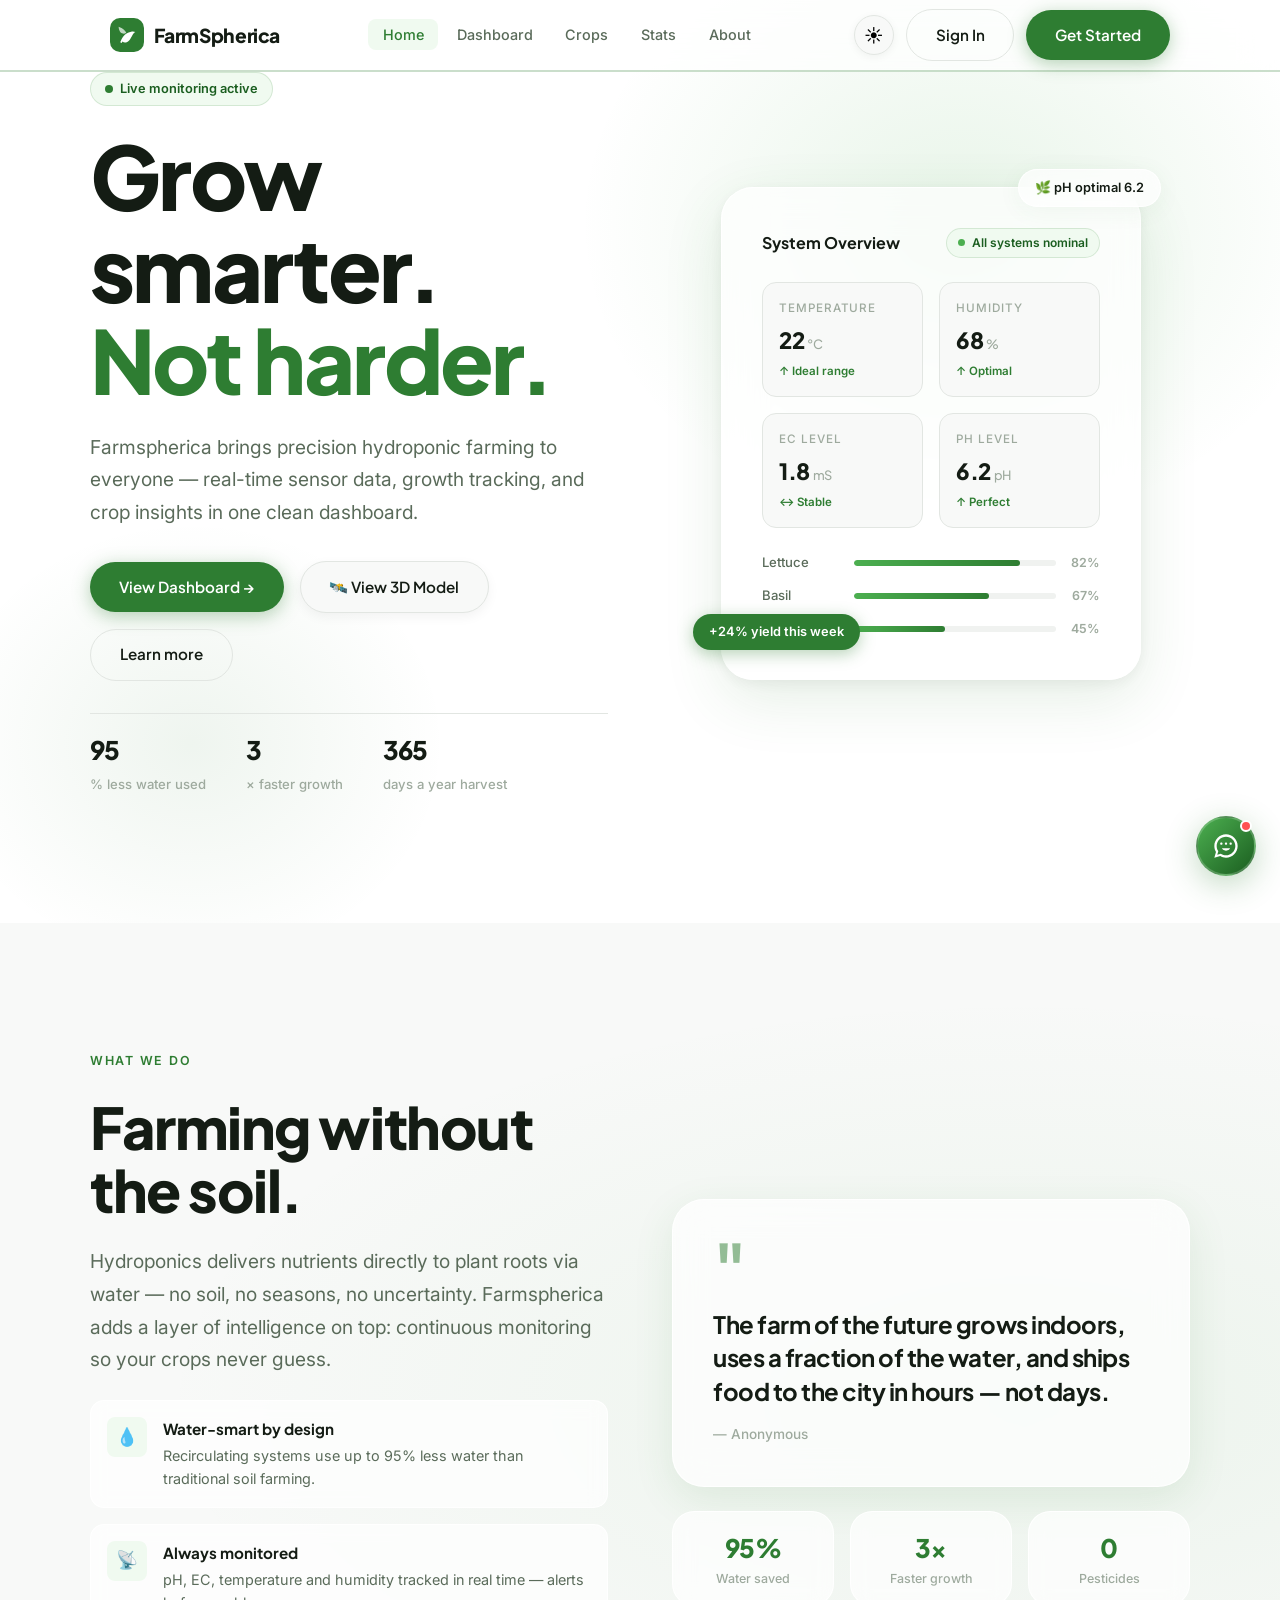
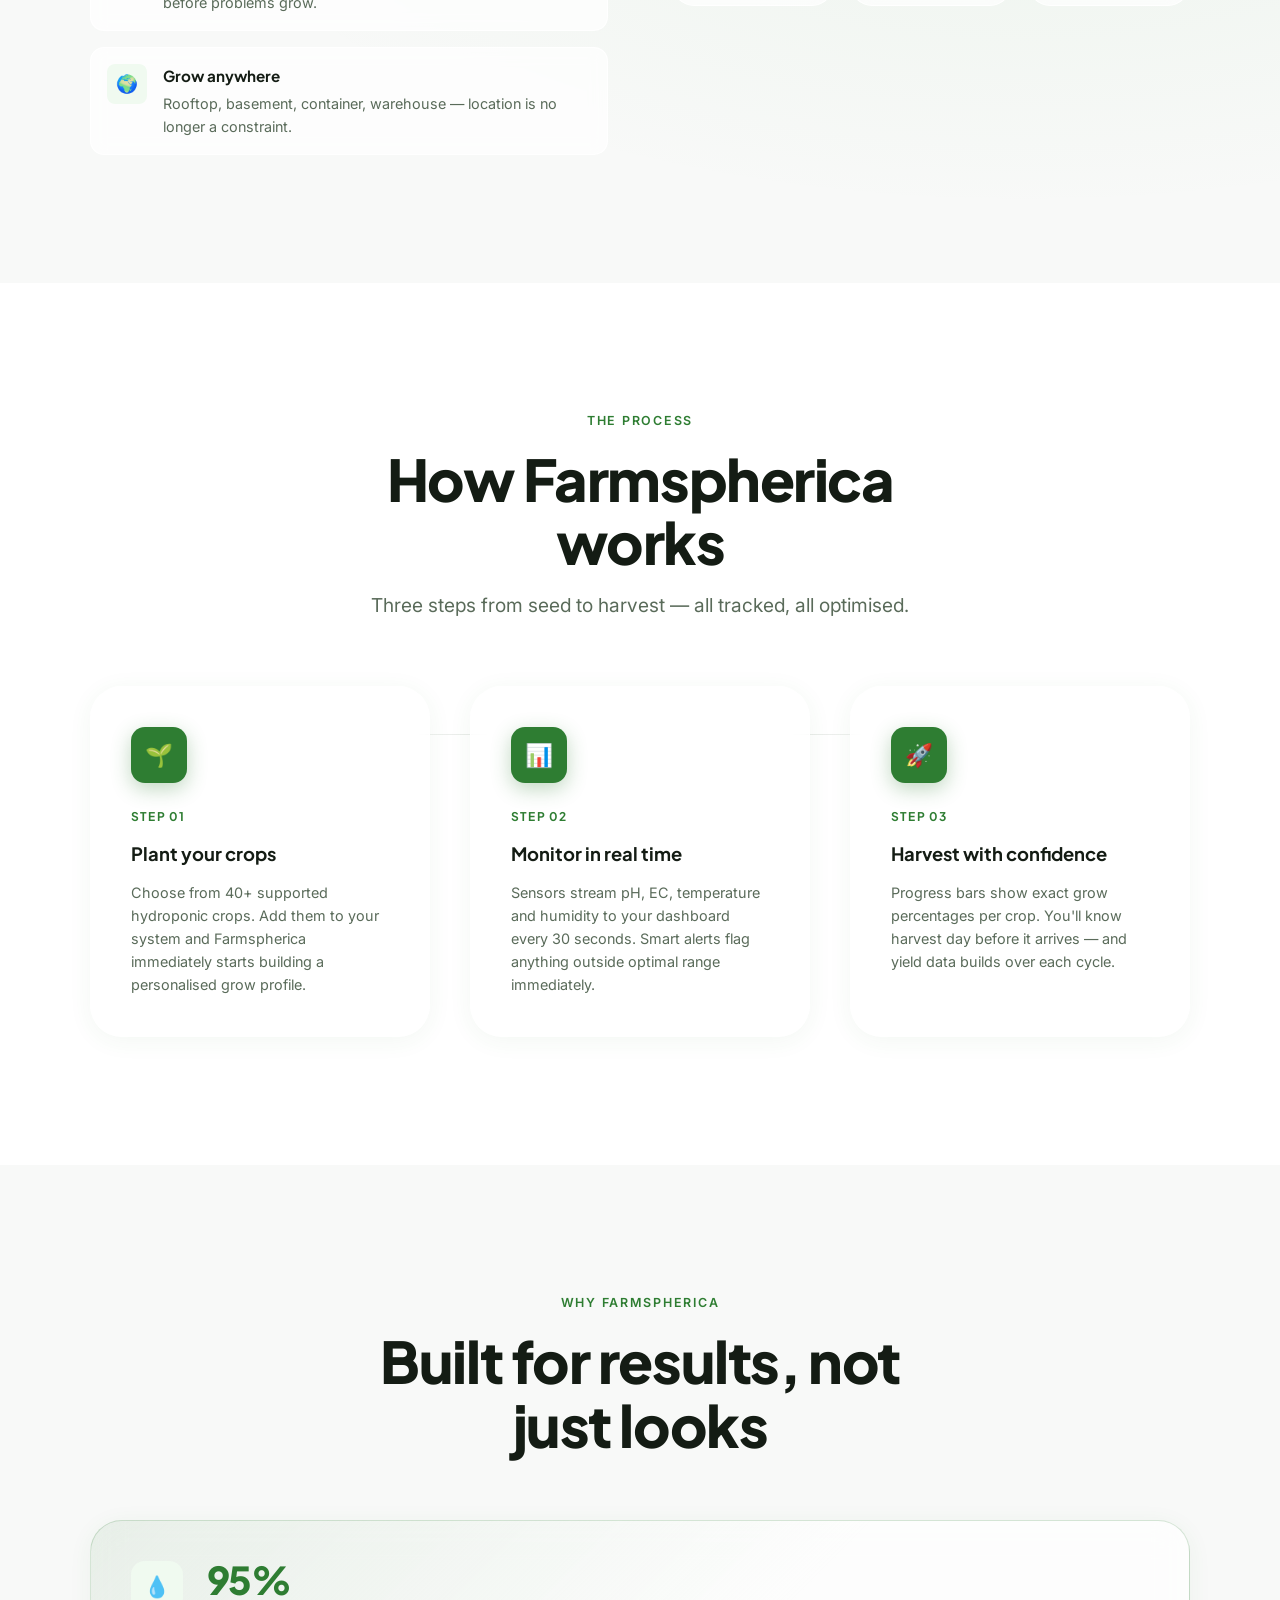
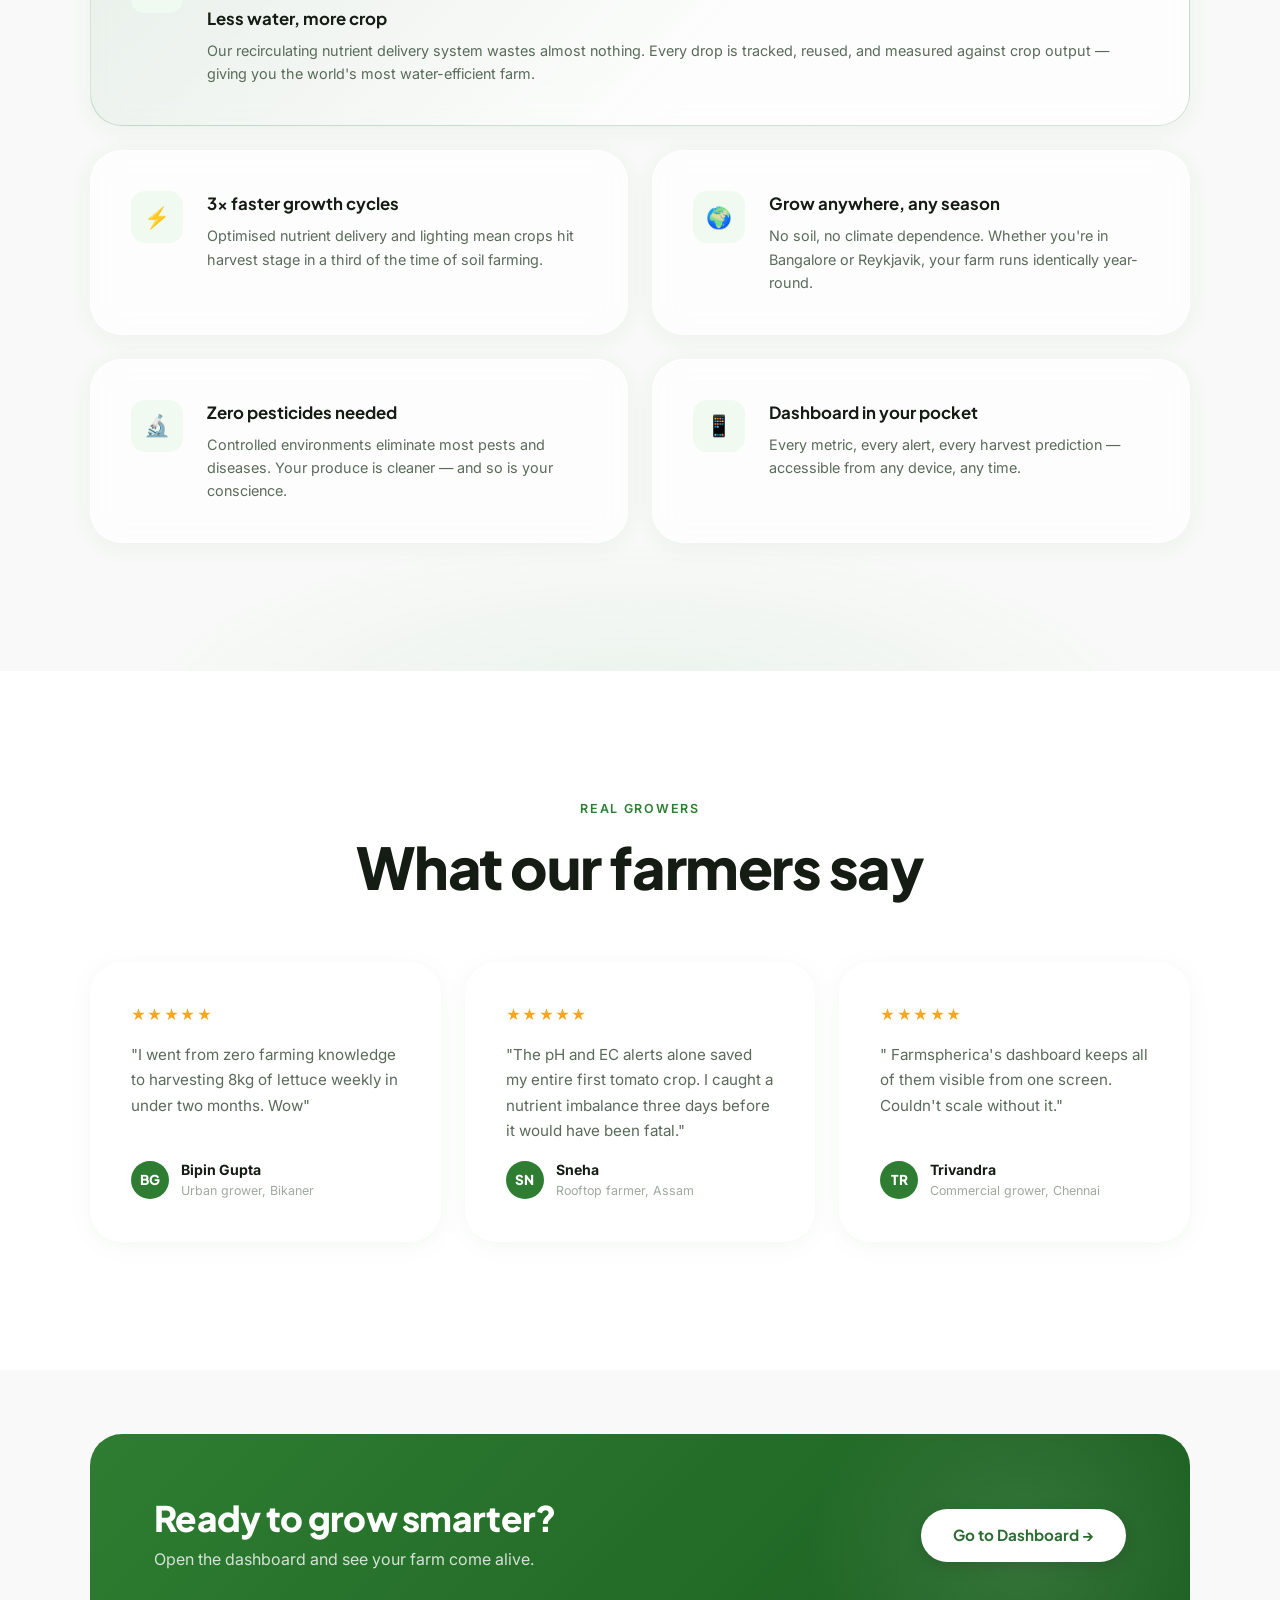
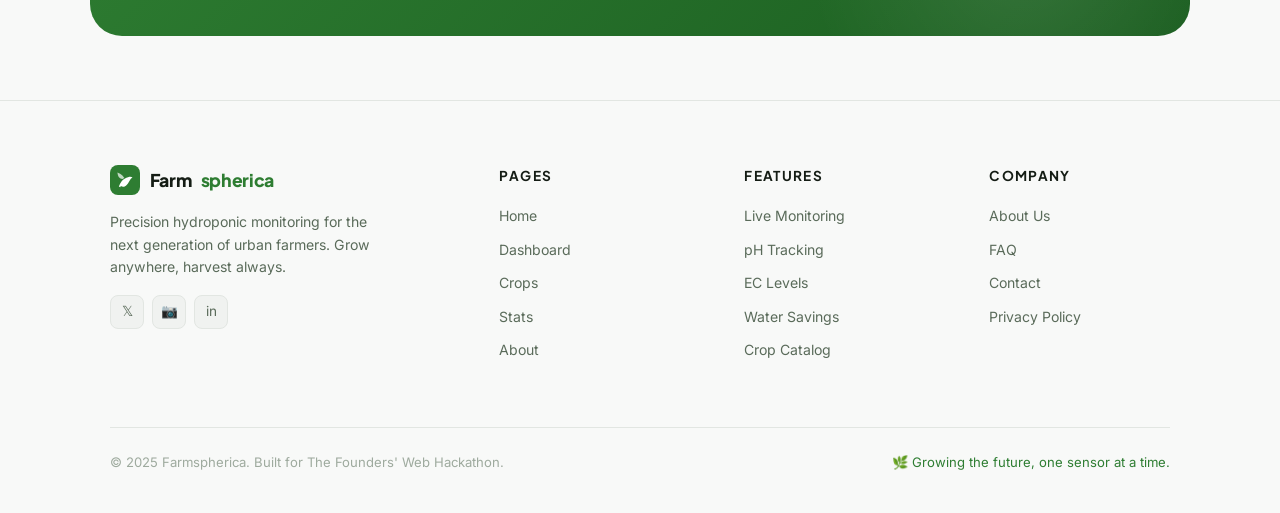
<file: index.html>
<!DOCTYPE html>
<html lang="en" data-theme="light">

<head>
  <meta charset="UTF-8" />
  <meta name="viewport" content="width=device-width, initial-scale=1.0" />
  <title>Farmspherica — Smart Hydroponic Farming</title>
  <link rel="stylesheet" href="style.css" />
  <link rel="stylesheet" href="mobile.css" />
  <link rel="preconnect" href="https://fonts.googleapis.com" />
  <link rel="preconnect" href="https://fonts.gstatic.com" crossorigin />
</head>

<body>

  <!-- ═══════════════ HEADER ═══════════════ -->

  <header class="site-header" id="site-header">
    <nav class="nav-inner">

      <!-- Logo -->
      <a href="index.html" class="nav-logo">
        <div class="nav-logo-icon">
          <svg viewBox="0 0 24 24" xmlns="http://www.w3.org/2000/svg">
            <path
              d="M17 8C8 10 5.9 16.17 3.82 20.82L5.71 21.5C5.96 20.97 6.23 20.43 6.5 19.91C7.44 20.58 8.5 21 9.5 21C13.5 21 15.5 17.5 17.5 14C18.5 12.27 20 9.5 22 8.5C20.93 7.83 18.79 7.65 17 8Z" />
            <path d="M2 2C2 2 2 8 6 10C9.5 11.73 11 9 11 9C11 9 9 6 6 4L2 2Z" opacity="0.7" />
          </svg>
        </div>
        FarmSpherica
      </a>

      <!-- Nav links -->
      <ul class="nav-links">
        <li><a href="index.html">Home</a></li>
        <li><a href="dashboard.html">Dashboard</a></li>
        <li><a href="crops.html">Crops</a></li>
        <li><a href="stats.html">Stats</a></li>
        <li><a href="about.html">About</a></li>
      </ul>

      <!-- Actions: dark mode + login/user pill -->
      <div class="nav-actions">
        <button class="theme-toggle" id="themeToggle" aria-label="Toggle dark mode"></button>

        <!-- 
        auth.js will REMOVE .nav-login-btn and INSERT .nav-user-pill
        when a session exists. If not logged in, this button stays.
      -->
        <a href="login.html" class="btn btn-ghost nav-login-btn">Sign In</a>
        <a href="login.html#signup" class="btn btn-primary nav-signup-btn">Get Started</a>
      </div>

      <button class="nav-hamburger" id="navHamburger" aria-label="Open menu">
        <span></span><span></span><span></span>
      </button>
    </nav>
  </header>

  <!-- Mobile nav -->
  <nav class="nav-mobile" id="navMobile">
    <a href="index.html">Home</a>
    <a href="dashboard.html">Dashboard</a>
    <a href="crops.html">Crops</a>
    <a href="stats.html">Stats</a>
    <a href="about.html">About</a>
    <!-- auth.js appends Sign Out here when logged in -->
    <div class="nav-mobile-divider"></div>
    <a href="login.html" class="nav-mobile-login" id="navMobileLogin">Sign In</a>
  </nav>

  <!-- Mobile nav -->
  <nav class="nav-mobile" id="navMobile">
    <a href="index.html">Home</a>
    <a href="dashboard.html">Dashboard</a>
    <a href="crops.html">Crops</a>
    <a href="stats.html">Stats</a>
    <a href="about.html">About</a>
  </nav>

  <main>

    <!-- ═══════════════ HERO ═══════════════ -->
    <section class="hero">
      <div class="container">
        <div class="hero-inner">

          <!-- Left: copy -->
          <div class="hero-content">
            <div class="hero-eyebrow reveal">
              <span class="badge"><span class="dot"></span> Live monitoring active</span>
            </div>

            <div class="hero-headline">
              <h1 class="display-xl reveal delay-1">
                Grow smarter.<br>
                <span class="line-green">Not harder.</span>
              </h1>
            </div>

            <p class="body-lg reveal delay-2">
              Farmspherica brings precision hydroponic farming to everyone — real-time sensor data, growth tracking, and
              crop insights in one clean dashboard.
            </p>

            <div class="hero-ctas reveal delay-3">
              <a href="dashboard.html" class="btn btn-primary">View Dashboard →</a>
              <a href="farm3d.html" class="btn btn-secondary nav-3d-btn">🛰️ View 3D Model</a>
              <a href="about.html" class="btn btn-ghost">Learn more</a>
            </div>

            <div class="hero-stats reveal delay-4">
              <div class="hero-stat-item">
                <span class="hero-stat-num" data-count="95">0</span>
                <span class="hero-stat-label">% less water used</span>
              </div>
              <div class="hero-stat-item">
                <span class="hero-stat-num" data-count="3">0</span>
                <span class="hero-stat-label">× faster growth</span>
              </div>
              <div class="hero-stat-item">
                <span class="hero-stat-num" data-count="365">0</span>
                <span class="hero-stat-label">days a year harvest</span>
              </div>
            </div>
          </div>

          <!-- Right: glass card -->
          <div class="hero-visual reveal-right delay-2">
            <div class="hero-card-wrap">
              <div class="float-badge float-badge-1">🌿 pH optimal 6.2</div>
              <div class="float-badge float-badge-2">+24% yield this week</div>

              <div class="hero-glass-card">
                <div class="hero-card-header">
                  <span class="hero-card-title">System Overview</span>
                  <span class="status-pill">
                    <span class="status-dot"></span> All systems nominal
                  </span>
                </div>

                <div class="hero-mini-stats">
                  <div class="mini-stat-card">
                    <div class="mini-stat-label">Temperature</div>
                    <div class="mini-stat-value">22<span class="mini-stat-unit">°C</span></div>
                    <div class="mini-stat-delta">↑ Ideal range</div>
                  </div>
                  <div class="mini-stat-card">
                    <div class="mini-stat-label">Humidity</div>
                    <div class="mini-stat-value">68<span class="mini-stat-unit">%</span></div>
                    <div class="mini-stat-delta">↑ Optimal</div>
                  </div>
                  <div class="mini-stat-card">
                    <div class="mini-stat-label">EC Level</div>
                    <div class="mini-stat-value">1.8<span class="mini-stat-unit">mS</span></div>
                    <div class="mini-stat-delta">↔ Stable</div>
                  </div>
                  <div class="mini-stat-card">
                    <div class="mini-stat-label">pH Level</div>
                    <div class="mini-stat-value">6.2<span class="mini-stat-unit">pH</span></div>
                    <div class="mini-stat-delta">↑ Perfect</div>
                  </div>
                </div>

                <div class="plant-bars">
                  <div class="plant-row">
                    <span class="plant-name">Lettuce</span>
                    <div class="plant-track">
                      <div class="plant-fill" style="width:0%" data-width="82%"></div>
                    </div>
                    <span class="plant-pct">82%</span>
                  </div>
                  <div class="plant-row">
                    <span class="plant-name">Basil</span>
                    <div class="plant-track">
                      <div class="plant-fill" style="width:0%" data-width="67%"></div>
                    </div>
                    <span class="plant-pct">67%</span>
                  </div>
                  <div class="plant-row">
                    <span class="plant-name">Tomatoes</span>
                    <div class="plant-track">
                      <div class="plant-fill" style="width:0%" data-width="45%"></div>
                    </div>
                    <span class="plant-pct">45%</span>
                  </div>
                </div>
              </div>
            </div>
          </div>

        </div>
      </div>
    </section>

    <!-- ═══════════════ WHAT IS HYDROPONICS ═══════════════ -->
    <section class="about-section">
      <div class="container">
        <div class="about-inner">

          <div class="about-content">
            <p class="label reveal">What we do</p>
            <h2 class="display-lg reveal delay-1">Farming without<br>the soil.</h2>
            <p class="body-lg reveal delay-2">
              Hydroponics delivers nutrients directly to plant roots via water — no soil, no seasons, no uncertainty.
              Farmspherica adds a layer of intelligence on top: continuous monitoring so your crops never guess.
            </p>

            <div class="about-points">
              <div class="about-point reveal delay-2">
                <div class="about-point-icon">💧</div>
                <div class="about-point-text">
                  <span class="about-point-title">Water-smart by design</span>
                  <span class="body-sm">Recirculating systems use up to 95% less water than traditional soil
                    farming.</span>
                </div>
              </div>
              <div class="about-point reveal delay-3">
                <div class="about-point-icon">📡</div>
                <div class="about-point-text">
                  <span class="about-point-title">Always monitored</span>
                  <span class="body-sm">pH, EC, temperature and humidity tracked in real time — alerts before problems
                    grow.</span>
                </div>
              </div>
              <div class="about-point reveal delay-4">
                <div class="about-point-icon">🌍</div>
                <div class="about-point-text">
                  <span class="about-point-title">Grow anywhere</span>
                  <span class="body-sm">Rooftop, basement, container, warehouse — location is no longer a
                    constraint.</span>
                </div>
              </div>
            </div>
          </div>

          <div class="about-visual reveal-right delay-1">
            <div class="quote-card glass-card">
              <div class="quote-mark">"</div>
              <p class="quote-text">The farm of the future grows indoors, uses a fraction of the water, and ships food
                to the city in hours — not days.</p>
              <p class="quote-author">— Anonymous</p>
            </div>

            <div class="stat-chips">
              <div class="stat-chip reveal-scale delay-2">
                <div class="stat-chip-num">95%</div>
                <div class="stat-chip-label">Water saved</div>
              </div>
              <div class="stat-chip reveal-scale delay-3">
                <div class="stat-chip-num">3×</div>
                <div class="stat-chip-label">Faster growth</div>
              </div>
              <div class="stat-chip reveal-scale delay-4">
                <div class="stat-chip-num">0</div>
                <div class="stat-chip-label">Pesticides</div>
              </div>
            </div>
          </div>

        </div>
      </div>
    </section>

    <!-- ═══════════════ HOW IT WORKS ═══════════════ -->
    <section class="how-section">
      <div class="container">
        <div class="section-header">
          <p class="label reveal">The process</p>
          <h2 class="display-lg reveal delay-1">How Farmspherica works</h2>
          <p class="body-lg reveal delay-2">Three steps from seed to harvest — all tracked, all optimised.</p>
        </div>

        <div class="steps-grid">
          <div class="step-card glass-card reveal delay-1">
            <div class="step-icon-wrap">🌱</div>
            <span class="step-num">STEP 01</span>
            <h3 class="step-title">Plant your crops</h3>
            <p class="body-sm">Choose from 40+ supported hydroponic crops. Add them to your system and Farmspherica
              immediately starts building a personalised grow profile.</p>
          </div>
          <div class="step-card glass-card reveal delay-2">
            <div class="step-icon-wrap">📊</div>
            <span class="step-num">STEP 02</span>
            <h3 class="step-title">Monitor in real time</h3>
            <p class="body-sm">Sensors stream pH, EC, temperature and humidity to your dashboard every 30 seconds. Smart
              alerts flag anything outside optimal range immediately.</p>
          </div>
          <div class="step-card glass-card reveal delay-3">
            <div class="step-icon-wrap">🚀</div>
            <span class="step-num">STEP 03</span>
            <h3 class="step-title">Harvest with confidence</h3>
            <p class="body-sm">Progress bars show exact grow percentages per crop. You'll know harvest day before it
              arrives — and yield data builds over each cycle.</p>
          </div>
        </div>
      </div>
    </section>

    <!-- ═══════════════ BENEFITS ═══════════════ -->
    <section class="benefits-section">
      <div class="container">
        <div class="section-header">
          <p class="label reveal">Why Farmspherica</p>
          <h2 class="display-lg reveal delay-1">Built for results, not just looks</h2>
        </div>

        <div class="benefits-grid">
          <div class="benefit-card glass-card featured reveal">
            <div class="benefit-icon">💧</div>
            <div class="benefit-body">
              <div class="benefit-big-num">95%</div>
              <h3 class="benefit-title">Less water, more crop</h3>
              <p class="body-sm">Our recirculating nutrient delivery system wastes almost nothing. Every drop is
                tracked, reused, and measured against crop output — giving you the world's most water-efficient farm.
              </p>
            </div>
          </div>

          <div class="benefit-card glass-card reveal delay-1">
            <div class="benefit-icon">⚡</div>
            <div class="benefit-body">
              <h3 class="benefit-title">3× faster growth cycles</h3>
              <p class="body-sm">Optimised nutrient delivery and lighting mean crops hit harvest stage in a third of the
                time of soil farming.</p>
            </div>
          </div>

          <div class="benefit-card glass-card reveal delay-2">
            <div class="benefit-icon">🌍</div>
            <div class="benefit-body">
              <h3 class="benefit-title">Grow anywhere, any season</h3>
              <p class="body-sm">No soil, no climate dependence. Whether you're in Bangalore or Reykjavik, your farm
                runs identically year-round.</p>
            </div>
          </div>

          <div class="benefit-card glass-card reveal delay-3">
            <div class="benefit-icon">🔬</div>
            <div class="benefit-body">
              <h3 class="benefit-title">Zero pesticides needed</h3>
              <p class="body-sm">Controlled environments eliminate most pests and diseases. Your produce is cleaner —
                and so is your conscience.</p>
            </div>
          </div>

          <div class="benefit-card glass-card reveal delay-4">
            <div class="benefit-icon">📱</div>
            <div class="benefit-body">
              <h3 class="benefit-title">Dashboard in your pocket</h3>
              <p class="body-sm">Every metric, every alert, every harvest prediction — accessible from any device, any
                time.</p>
            </div>
          </div>
        </div>
      </div>
    </section>

    <!-- ═══════════════ TESTIMONIALS ═══════════════ -->
    <section class="testimonials-section">
      <div class="container">
        <div class="section-header">
          <p class="label reveal">Real growers</p>
          <h2 class="display-lg reveal delay-1">What our farmers say</h2>
        </div>

        <div class="testimonials-grid">
          <div class="testimonial-card glass-card reveal delay-1">
            <div class="testimonial-stars">★★★★★</div>
            <p class="testimonial-text">"I went from zero farming knowledge to harvesting 8kg of lettuce weekly in under
              two months. Wow"</p>
            <div class="testimonial-author">
              <div class="author-avatar">BG</div>
              <div>
                <div class="author-name">Bipin Gupta</div>
                <div class="author-role">Urban grower, Bikaner</div>
              </div>
            </div>
          </div>

          <div class="testimonial-card glass-card reveal delay-2">
            <div class="testimonial-stars">★★★★★</div>
            <p class="testimonial-text">"The pH and EC alerts alone saved my entire first tomato crop. I caught a
              nutrient imbalance three days before it would have been fatal."</p>
            <div class="testimonial-author">
              <div class="author-avatar">SN</div>
              <div>
                <div class="author-name">Sneha </div>
                <div class="author-role">Rooftop farmer, Assam</div>
              </div>
            </div>
          </div>

          <div class="testimonial-card glass-card reveal delay-3">
            <div class="testimonial-stars">★★★★★</div>
            <p class="testimonial-text">" Farmspherica's dashboard keeps all of them visible from one screen. Couldn't
              scale without it."</p>
            <div class="testimonial-author">
              <div class="author-avatar">TR</div>
              <div>
                <div class="author-name">Trivandra</div>
                <div class="author-role">Commercial grower, Chennai</div>
              </div>
            </div>
          </div>
        </div>
      </div>
    </section>

    <!-- ═══════════════ CTA BAND ═══════════════ -->
    <section class="cta-section">
      <div class="container">
        <div class="cta-band reveal-scale">
          <div class="cta-band-text">
            <h2 class="cta-band-title">Ready to grow smarter?</h2>
            <p class="cta-band-sub">Open the dashboard and see your farm come alive.</p>
          </div>
          <a href="dashboard.html" class="btn-cta-white">Go to Dashboard →</a>
        </div>
      </div>
    </section>

  </main>

  <!-- ═══════════════ FOOTER ═══════════════ -->
  <footer class="site-footer">
    <div class="footer-inner">
      <div class="footer-top">
        <div class="footer-brand">
          <div class="footer-logo">
            <div class="footer-logo-icon">
              <svg viewBox="0 0 24 24">
                <path
                  d="M17 8C8 10 5.9 16.17 3.82 20.82L5.71 21.5C5.96 20.97 6.23 20.43 6.5 19.91C7.44 20.58 8.5 21 9.5 21C13.5 21 15.5 17.5 17.5 14C18.5 12.27 20 9.5 22 8.5C20.93 7.83 18.79 7.65 17 8Z" />
                <path d="M2 2C2 2 2 8 6 10C9.5 11.73 11 9 11 9C11 9 9 6 6 4L2 2Z" opacity="0.7" />
              </svg>
            </div>
            Farm<span style="color:var(--accent)">spherica</span>
          </div>
          <p class="footer-tagline">Precision hydroponic monitoring for the next generation of urban farmers. Grow
            anywhere, harvest always.</p>
          <div class="footer-socials">
            <a class="social-btn" href="#" aria-label="Twitter">𝕏</a>
            <a class="social-btn" href="#" aria-label="Instagram">📷</a>
            <a class="social-btn" href="#" aria-label="LinkedIn">in</a>
          </div>
        </div>

        <div>
          <p class="footer-col-title">Pages</p>
          <ul class="footer-links">
            <li><a href="index.html">Home</a></li>
            <li><a href="dashboard.html">Dashboard</a></li>
            <li><a href="crops.html">Crops</a></li>
            <li><a href="stats.html">Stats</a></li>
            <li><a href="about.html">About</a></li>
          </ul>
        </div>

        <div>
          <p class="footer-col-title">Features</p>
          <ul class="footer-links">
            <li><a href="dashboard.html">Live Monitoring</a></li>
            <li><a href="dashboard.html">pH Tracking</a></li>
            <li><a href="dashboard.html">EC Levels</a></li>
            <li><a href="stats.html">Water Savings</a></li>
            <li><a href="crops.html">Crop Catalog</a></li>
          </ul>
        </div>

        <div>
          <p class="footer-col-title">Company</p>
          <ul class="footer-links">
            <li><a href="about.html">About Us</a></li>
            <li><a href="about.html#faq">FAQ</a></li>
            <li><a href="#">Contact</a></li>
            <li><a href="#">Privacy Policy</a></li>
          </ul>
        </div>
      </div>

      <div class="footer-bottom">
        <p class="footer-copy">© 2025 Farmspherica. Built for The Founders' Web Hackathon.</p>
        <p class="footer-copy" style="color: var(--accent);">🌿 Growing the future, one sensor at a time.</p>
      </div>
    </div>
  </footer>

  <script src="auth.js"></script>
  <script src="app.js"></script>
</body>

</html>
</file>
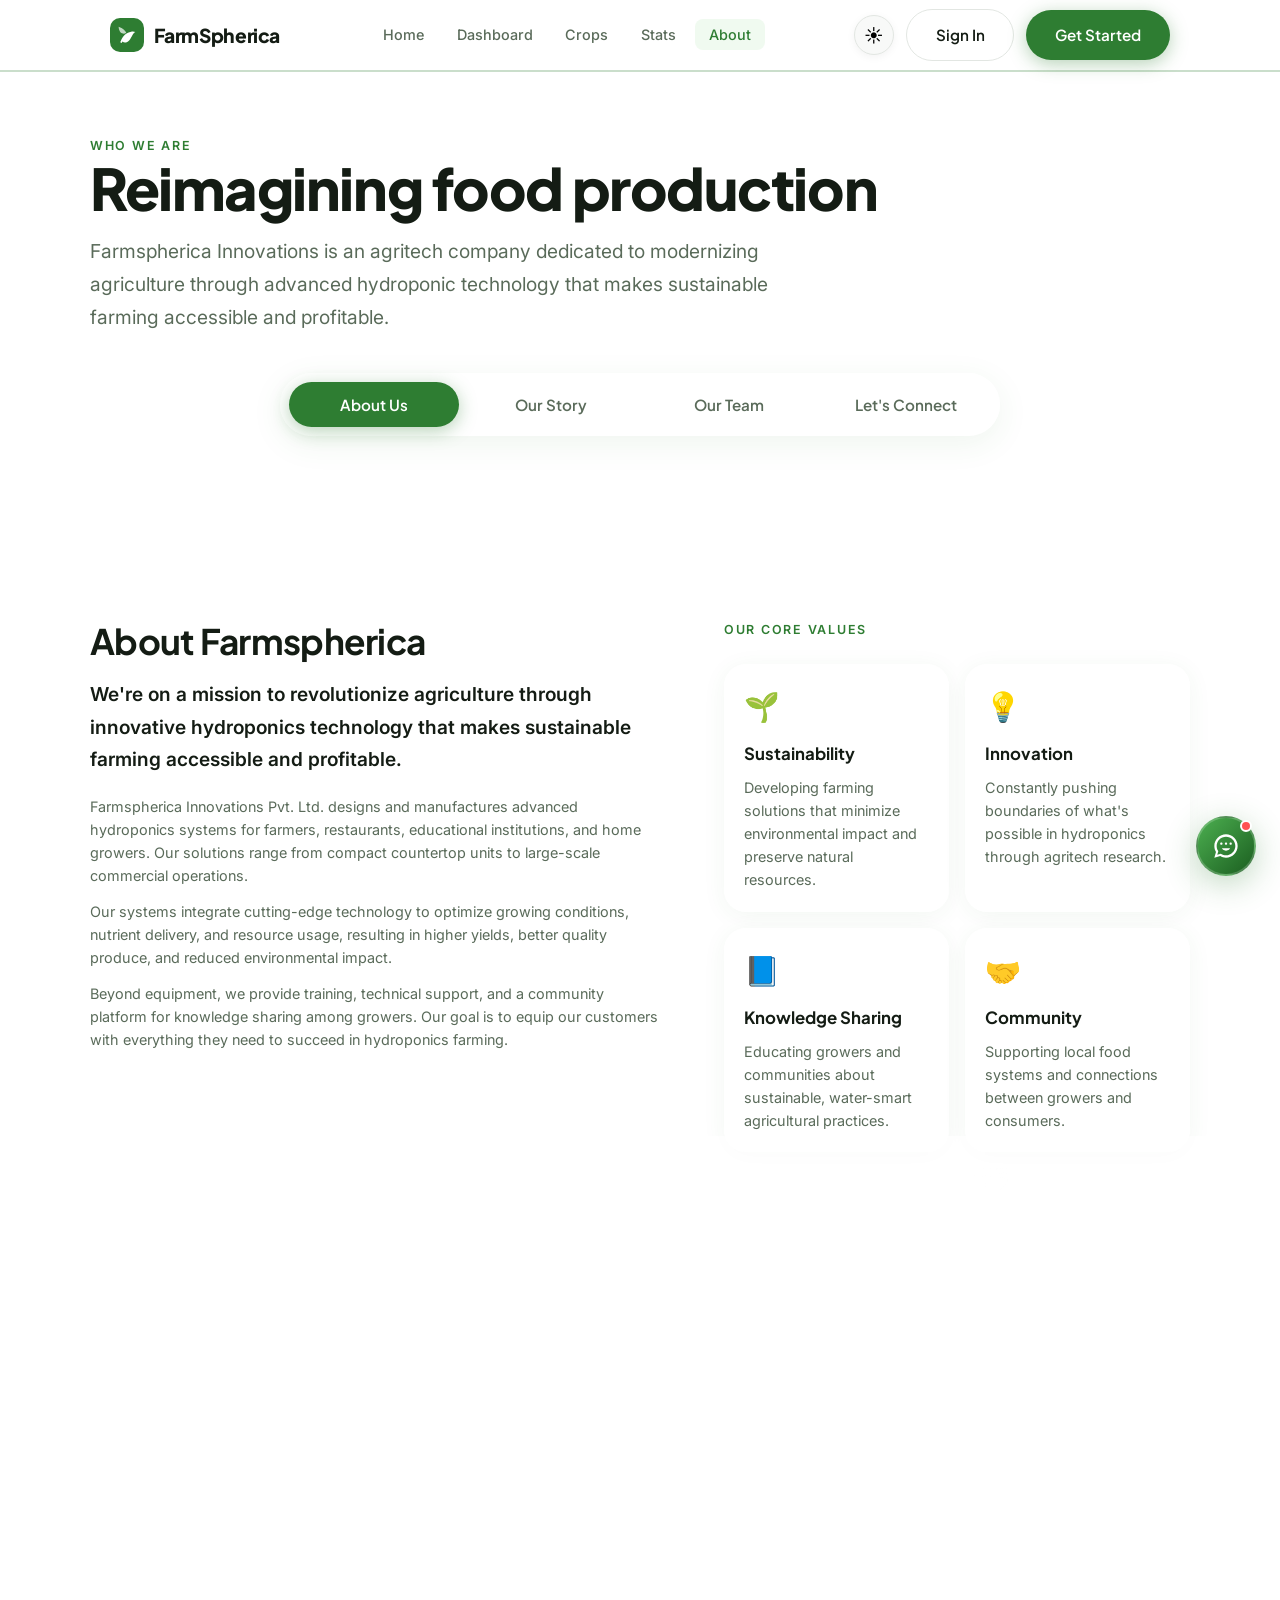
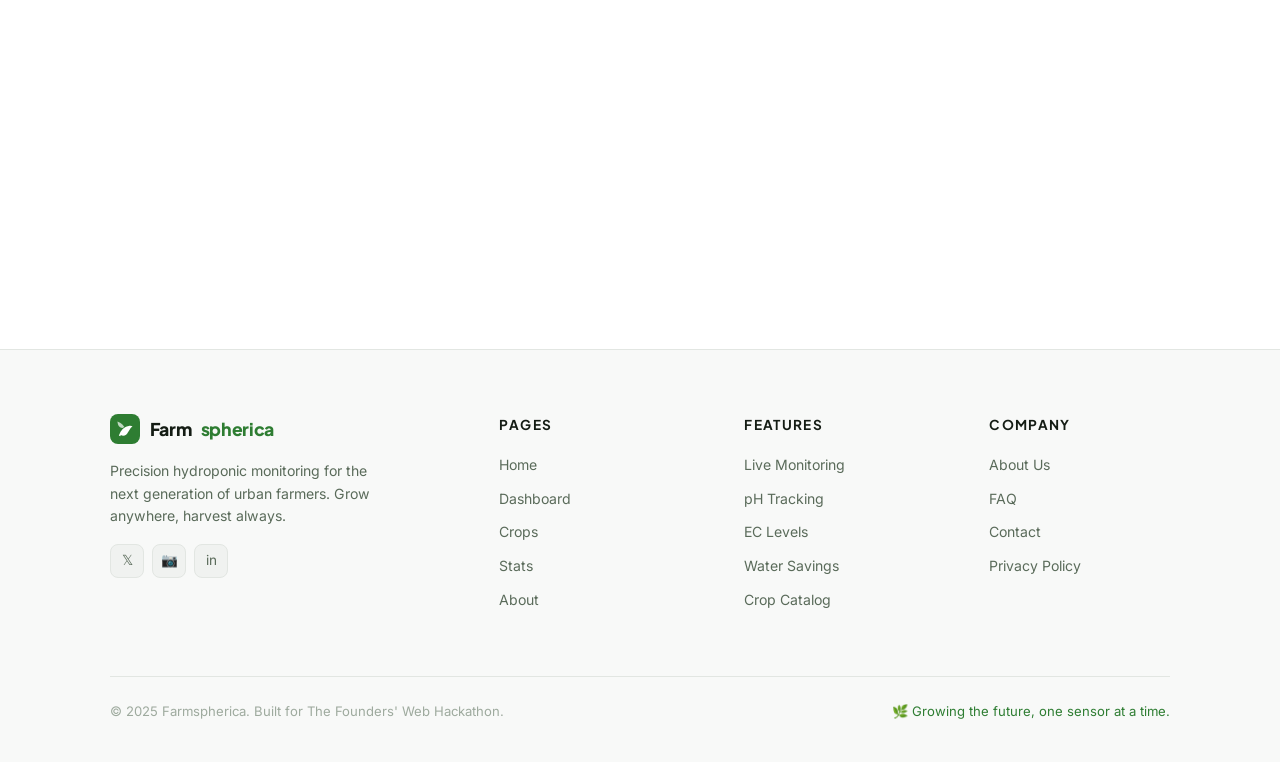
<file: about.html>
<!DOCTYPE html>
<html lang="en" data-theme="light">
<head>
  <meta charset="UTF-8" />
  <meta name="viewport" content="width=device-width, initial-scale=1.0" />
  <title>About Us — Farmspherica</title>
  <link rel="stylesheet" href="style.css" />
  <link rel="stylesheet" href="about.css" />
  <link rel="stylesheet" href="mobile.css" />
  <link rel="preconnect" href="https://fonts.googleapis.com" />
  <link rel="preconnect" href="https://fonts.gstatic.com" crossorigin />
</head>
<body>

  <!-- ═══════════════ HEADER ═══════════════ -->

  <header class="site-header" id="site-header">
    <nav class="nav-inner">

      <!-- Logo -->
      <a href="index.html" class="nav-logo">
        <div class="nav-logo-icon">
          <svg viewBox="0 0 24 24" xmlns="http://www.w3.org/2000/svg">
            <path d="M17 8C8 10 5.9 16.17 3.82 20.82L5.71 21.5C5.96 20.97 6.23 20.43 6.5 19.91C7.44 20.58 8.5 21 9.5 21C13.5 21 15.5 17.5 17.5 14C18.5 12.27 20 9.5 22 8.5C20.93 7.83 18.79 7.65 17 8Z"/>
            <path d="M2 2C2 2 2 8 6 10C9.5 11.73 11 9 11 9C11 9 9 6 6 4L2 2Z" opacity="0.7"/>
          </svg>
        </div>
        FarmSpherica
      </a>

      <!-- Nav links -->
      <ul class="nav-links">
        <li><a href="index.html">Home</a></li>
        <li><a href="dashboard.html">Dashboard</a></li>
        <li><a href="crops.html">Crops</a></li>
        <li><a href="stats.html">Stats</a></li>
        <li><a href="about.html" class="active">About</a></li>
      </ul>

      <!-- Actions: dark mode + login/user pill -->
      <div class="nav-actions">
        <button class="theme-toggle" id="themeToggle" aria-label="Toggle dark mode"></button>
        <a href="login.html" class="btn btn-ghost nav-login-btn">Sign In</a>
        <a href="login.html#signup" class="btn btn-primary nav-signup-btn">Get Started</a>
      </div>

      <button class="nav-hamburger" id="navHamburger" aria-label="Open menu">
        <span></span><span></span><span></span>
      </button>
    </nav>
  </header>

  <!-- Mobile nav -->
  <nav class="nav-mobile" id="navMobile">
    <a href="index.html">Home</a>
    <a href="dashboard.html">Dashboard</a>
    <a href="crops.html">Crops</a>
    <a href="stats.html">Stats</a>
    <a href="about.html">About</a>
    <div class="nav-mobile-divider"></div>
    <a href="login.html" class="nav-mobile-login" id="navMobileLogin">Sign In</a>
  </nav>

  <!-- ═══════════════ MAIN CONTENT ═══════════════ -->

  <main style="padding-top: var(--nav-h);">
    
    <!-- Intro Hero Section -->
    <section class="about-hero">
      <div class="container">
        <div class="about-hero-inner">
          <p class="label reveal">Who we are</p>
          <h1 class="display-lg reveal delay-1">Reimagining food production</h1>
          <p class="body-lg reveal delay-2" style="max-width: 720px; margin-top: 1rem;">
            Farmspherica Innovations is an agritech company dedicated to modernizing agriculture through advanced hydroponic technology that makes sustainable farming accessible and profitable.
          </p>
        </div>
      </div>
    </section>

    <!-- Tab switcher navigation -->
    <div class="about-tabs-container">
      <div class="container">
        <div class="about-tabs-nav glass reveal delay-3">
          <button class="about-tab-btn active" data-target="about-us-panel">About Us</button>
          <button class="about-tab-btn" data-target="story-panel">Our Story</button>
          <button class="about-tab-btn" data-target="team-panel">Our Team</button>
          <button class="about-tab-btn" data-target="connect-panel">Let's Connect</button>
        </div>
      </div>
    </div>

    <!-- Active Tab Panel Container -->
    <section class="about-content-section">
      <div class="container">
        
        <!-- ================= PANEL 1: ABOUT US ================= -->
        <div class="about-panel active" id="about-us-panel">
          <div class="about-us-grid">
            <div class="about-us-info reveal">
              <h2 class="display-md">About Farmspherica</h2>
              <p class="body-lg" style="margin-top: 1rem; color: var(--text-primary); font-weight: 600;">
                We're on a mission to revolutionize agriculture through innovative hydroponics technology that makes sustainable farming accessible and profitable.
              </p>
              <p class="body-sm" style="margin-top: 1.2rem;">
                Farmspherica Innovations Pvt. Ltd. designs and manufactures advanced hydroponics systems for farmers, restaurants, educational institutions, and home growers. Our solutions range from compact countertop units to large-scale commercial operations.
              </p>
              <p class="body-sm" style="margin-top: 0.8rem;">
                Our systems integrate cutting-edge technology to optimize growing conditions, nutrient delivery, and resource usage, resulting in higher yields, better quality produce, and reduced environmental impact.
              </p>
              <p class="body-sm" style="margin-top: 0.8rem;">
                Beyond equipment, we provide training, technical support, and a community platform for knowledge sharing among growers. Our goal is to equip our customers with everything they need to succeed in hydroponics farming.
              </p>
            </div>
            
            <div class="about-us-values">
              <h3 class="label" style="margin-bottom: 1.5rem;">Our Core Values</h3>
              <div class="values-grid">
                <div class="value-card glass-card reveal delay-1">
                  <div class="value-icon">🌱</div>
                  <h4 class="value-title">Sustainability</h4>
                  <p class="body-sm">Developing farming solutions that minimize environmental impact and preserve natural resources.</p>
                </div>
                <div class="value-card glass-card reveal delay-2">
                  <div class="value-icon">💡</div>
                  <h4 class="value-title">Innovation</h4>
                  <p class="body-sm">Constantly pushing boundaries of what's possible in hydroponics through agritech research.</p>
                </div>
                <div class="value-card glass-card reveal delay-3">
                  <div class="value-icon">📘</div>
                  <h4 class="value-title">Knowledge Sharing</h4>
                  <p class="body-sm">Educating growers and communities about sustainable, water-smart agricultural practices.</p>
                </div>
                <div class="value-card glass-card reveal delay-4">
                  <div class="value-icon">🤝</div>
                  <h4 class="value-title">Community</h4>
                  <p class="body-sm">Supporting local food systems and connections between growers and consumers.</p>
                </div>
                <div class="value-card glass-card reveal delay-5">
                  <div class="value-icon">💧</div>
                  <h4 class="value-title">Resource Efficiency</h4>
                  <p class="body-sm">Designing systems that maximize yields while minimizing water, electricity, and space.</p>
                </div>
                <div class="value-card glass-card reveal delay-6">
                  <div class="value-icon">⚖️</div>
                  <h4 class="value-title">Integrity</h4>
                  <p class="body-sm">Operating with absolute transparency and honesty in all partnerships and business dealings.</p>
                </div>
              </div>
            </div>
          </div>
          
          <!-- Director Message Quote -->
          <div class="director-section glass-card reveal" style="margin-top: 4rem;">
            <div class="director-avatar-box">
              <div class="director-avatar">AG</div>
            </div>
            <div class="director-message">
              <p class="label">Message from our Director</p>
              <h3 class="quote-heading">"I want to be part of a transformation where farming is not just a means of survival, but a source of pride."</h3>
              <p class="body-sm" style="margin-top: 1rem;">
                Dr. A.P.J. Abdul Kalam taught me to dream — and Farmspherica was born from that dream.
              </p>
              <p class="body-sm" style="margin-top: 0.8rem;">
                I truly believe that real progress is incomplete until we improve the lives of our farmers. Every plant we grow is not just food, but a seed of hope. Every step at Farmspherica is dedicated to turning that hope into reality — building a future where both farming and wellness are treated with the respect they deserve.
              </p>
              <div class="director-signature" style="margin-top: 1.5rem;">
                <span class="director-name">Akash Gupta</span>
                <span class="director-title">Director, Farmspherica Innovations</span>
              </div>
            </div>
          </div>
        </div>

        <!-- ================= PANEL 2: OUR STORY ================= -->
        <div class="about-panel" id="story-panel">
          <div class="story-header reveal" style="max-width: 800px; margin-bottom: 3rem;">
            <h2 class="display-md">Our Story</h2>
            <p class="body-lg" style="margin-top: 1rem;">From a simple idea to revolutionize farming to a leader in hydroponics technology.</p>
          </div>
          
          <div class="timeline-container">
            
            <div class="timeline-item left reveal">
              <div class="timeline-badge">2024</div>
              <div class="timeline-content glass-card">
                <h3 class="timeline-title">The Beginning</h3>
                <p class="body-sm">
                  Farmspherica Innovations Pvt. Ltd. was founded by Akash Gupta in 2024. As an engineer, Akash was inspired to address the structural challenges facing modern agriculture and envisioned a future where technology and sustainability go hand in hand.
                </p>
                <p class="body-sm" style="margin-top: 0.5rem;">
                  Driven by a passion for innovation and a commitment to empowering farmers, he set out to create solutions that make farming more efficient, sustainable, and rewarding.
                </p>
              </div>
            </div>
            
            <div class="timeline-item right reveal">
              <div class="timeline-badge">Goal</div>
              <div class="timeline-content glass-card accent-card">
                <h3 class="timeline-title" style="color: var(--accent);">Our Mission</h3>
                <p class="body-lg" style="color: var(--text-primary); font-weight: 600; font-style: italic; margin-top: 0.5rem; border-left: 3px solid var(--accent); padding-left: 1rem;">
                  "To revolutionize agriculture through innovative hydroponics technology, making sustainable farming accessible and profitable for growers of all sizes while contributing to global food security."
                </p>
              </div>
            </div>

            <div class="timeline-item left reveal">
              <div class="timeline-badge">2024+</div>
              <div class="timeline-content glass-card">
                <h3 class="timeline-title">Evolution & Growth</h3>
                <p class="body-sm">
                  Since its inception, Farmspherica Innovations has rapidly evolved from a single visionary's dream into a thriving community of innovators and growers. Our journey has been marked by continuous learning, hands-on experimentation, and a relentless pursuit of better solutions for farmers everywhere.
                </p>
                <p class="body-sm" style="margin-top: 0.5rem;">
                  By collaborating with experts and listening to the needs of real farmers, we have developed systems that are not only technologically advanced but also practical and accessible. Our growth is a testament to the power of shared vision.
                </p>
              </div>
            </div>

            <div class="timeline-item right reveal">
              <div class="timeline-badge">Today</div>
              <div class="timeline-content glass-card">
                <h3 class="timeline-title">Where We Are Today</h3>
                <p class="body-sm">
                  Today, Farmspherica Innovations stands as a beacon of innovation in sustainable agriculture. Our dedicated team works tirelessly to push the boundaries of what is possible in hydroponics and smart farming, always with the goal of making a positive impact on farmers' lives and the environment.
                </p>
                <p class="body-sm" style="margin-top: 0.5rem;">
                  With a growing network of partners and supporters, we continue to expand our reach, bringing modern farming solutions to communities across the region and inspiring the next generation of agricultural leaders.
                </p>
              </div>
            </div>

            <div class="timeline-item left reveal">
              <div class="timeline-badge">Future</div>
              <div class="timeline-content glass-card">
                <h3 class="timeline-title">Looking to the Future</h3>
                <p class="body-sm">
                  As we continue to grow, our focus remains on making hydroponics more accessible, efficient, and sustainable. We're currently developing new AI-powered systems that optimize nutrient delivery and energy usage, as well as smaller-scale solutions for home growers and educational settings.
                </p>
                <p class="body-sm" style="margin-top: 0.5rem; font-weight: 500; color: var(--accent);">
                  🌿 Revolutionizing agriculture through innovative hydroponics technology for a sustainable future.
                </p>
              </div>
            </div>

          </div>
        </div>

        <!-- ================= PANEL 3: OUR TEAM ================= -->
        <div class="about-panel" id="team-panel">
          <div class="story-header reveal" style="max-width: 800px; margin-bottom: 3rem;">
            <h2 class="display-md">Meet Our Team</h2>
            <p class="body-lg" style="margin-top: 1rem;">Our diverse team of experts is passionate about revolutionizing agriculture through hydroponics technology and sustainable practices.</p>
          </div>
          
          <div class="team-grid">
            <!-- Akash Gupta -->
            <div class="team-card glass-card reveal">
              <div class="team-avatar-box">
                <div class="team-avatar">AG</div>
              </div>
              <h3 class="team-name">Akash Gupta</h3>
              <p class="team-role">Founder & CEO</p>
              <p class="body-sm team-desc">Visionary founder with a passion for sustainable agriculture and innovative hydroponics solutions.</p>
            </div>
            
            <!-- Navaditya Singh Rana -->
            <div class="team-card glass-card reveal delay-1">
              <div class="team-avatar-box">
                <div class="team-avatar">NR</div>
              </div>
              <h3 class="team-name">Navaditya Singh Rana</h3>
              <p class="team-role">Co-Founder & CTO</p>
              <p class="body-sm team-desc">Co-founder and technology leader, driving the development of advanced hydroponics systems.</p>
            </div>
            
            <!-- Tanya Gupta -->
            <div class="team-card glass-card reveal delay-2">
              <div class="team-avatar-box">
                <div class="team-avatar">TG</div>
              </div>
              <h3 class="team-name">Tanya Gupta</h3>
              <p class="team-role">Co-Founder & Research Head</p>
              <p class="body-sm team-desc">Heads research initiatives, ensuring scientific rigor and innovation in all projects.</p>
            </div>
            
            <!-- Ambika Swargiary -->
            <div class="team-card glass-card reveal delay-3">
              <div class="team-avatar-box">
                <div class="team-avatar">AS</div>
              </div>
              <h3 class="team-name">Ambika Swargiary</h3>
              <p class="team-role">Research Analyst</p>
              <p class="body-sm team-desc">Research analyst dedicated to data-driven insights and sustainable agricultural practices.</p>
            </div>
            
            <!-- Rahul Sangwan -->
            <div class="team-card glass-card reveal">
              <div class="team-avatar-box">
                <div class="team-avatar">RS</div>
              </div>
              <h3 class="team-name">Rahul Sangwan</h3>
              <p class="team-role">Project Head</p>
              <p class="body-sm team-desc">Project head focused on delivering innovative hydroponics solutions and managing cross-functional teams.</p>
            </div>
            
            <!-- Abhishek Kataria -->
            <div class="team-card glass-card reveal delay-1">
              <div class="team-avatar-box">
                <div class="team-avatar">AK</div>
              </div>
              <h3 class="team-name">Abhishek Kataria</h3>
              <p class="team-role">Project Executive</p>
              <p class="body-sm team-desc">Project executive focused on delivering innovative hydroponics solutions and managing cross-functional teams.</p>
            </div>
            
            <!-- Livia Colaco -->
            <div class="team-card glass-card reveal delay-2">
              <div class="team-avatar-box">
                <div class="team-avatar">LC</div>
              </div>
              <h3 class="team-name">Livia Colaco</h3>
              <p class="team-role">Research Executive</p>
              <p class="body-sm team-desc">Research executive focused on delivering innovative hydroponics solutions and managing cross-functional teams.</p>
            </div>
            
            <!-- Gourav Saini -->
            <div class="team-card glass-card reveal delay-3">
              <div class="team-avatar-box">
                <div class="team-avatar">GS</div>
              </div>
              <h3 class="team-name">Gourav Saini</h3>
              <p class="team-role">Social Media Head</p>
              <p class="body-sm team-desc">Social media head focused on enhancing our online presence and engagement.</p>
            </div>

            <!-- Priyanka Sharma -->
            <div class="team-card glass-card reveal">
              <div class="team-avatar-box">
                <div class="team-avatar">PS</div>
              </div>
              <h3 class="team-name">Priyanka Sharma</h3>
              <p class="team-role">Research Analyst</p>
              <p class="body-sm team-desc">Research analyst focused on data-driven insights and sustainable agricultural practices.</p>
            </div>

            <!-- Navneet Kumar -->
            <div class="team-card glass-card reveal delay-1">
              <div class="team-avatar-box">
                <div class="team-avatar">NK</div>
              </div>
              <h3 class="team-name">Navneet Kumar</h3>
              <p class="team-role">Finance Analyst</p>
              <p class="body-sm team-desc">Finance analyst focused on budgeting, forecasting, and financial planning.</p>
            </div>

            <!-- Aryan Gupta -->
            <div class="team-card glass-card reveal delay-2">
              <div class="team-avatar-box">
                <div class="team-avatar">AG</div>
              </div>
              <h3 class="team-name">Aryan Gupta</h3>
              <p class="team-role">Sustainability Lead</p>
              <p class="body-sm team-desc">Sustainability lead driving eco-friendly practices and green initiatives across all operations.</p>
            </div>
          </div>
        </div>

        <!-- ================= PANEL 4: LET'S CONNECT ================= -->
        <div class="about-panel" id="connect-panel">
          <div class="story-header reveal" style="max-width: 800px; margin-bottom: 3rem;">
            <h2 class="display-md">Let's Connect</h2>
            <p class="body-lg" style="margin-top: 1rem;">We'd love to hear from you! Whether you have questions about our hydroponics systems, want to explore partnership opportunities, or need technical support, our team is here to help.</p>
          </div>
          
          <div class="connect-grid">
            <div class="connect-info-col">
              
              <!-- Address -->
              <div class="connect-card glass-card reveal">
                <div class="connect-icon">📍</div>
                <div class="connect-info">
                  <h4>Address</h4>
                  <p class="body-sm">
                    B K Birla Institute of Engineering & Technology (BKBIET),<br>
                    Pilani, 333031, Jhunjhunu Rajasthan, India
                  </p>
                </div>
              </div>
              
              <!-- Phone & Email -->
              <div class="connect-card glass-card reveal delay-1">
                <div class="connect-icon">📞</div>
                <div class="connect-info">
                  <h4>Get In Touch</h4>
                  <p class="body-sm"><strong>Phone:</strong> +91 7459805391</p>
                  <p class="body-sm"><strong>Email:</strong> farmsphericainnovations@gmail.com</p>
                </div>
              </div>

              <!-- Operating Hours -->
              <div class="connect-card glass-card reveal delay-2">
                <div class="connect-icon">⏰</div>
                <div class="connect-info">
                  <h4>Operating Hours</h4>
                  <p class="body-sm"><strong>Monday - Friday:</strong> 9:00 AM - 5:00 PM IST</p>
                  <p class="body-sm"><strong>Saturday:</strong> 10:00 AM - 2:00 PM IST</p>
                  <p class="body-sm"><strong>Sunday:</strong> Closed</p>
                </div>
              </div>
            </div>
            
            <div class="connect-form-col glass-card reveal">
              <h3 class="display-sm" style="margin-bottom: 0.5rem; font-size: 1.4rem;">Send a Message</h3>
              <p class="body-sm" style="margin-bottom: 1.5rem;">Fill out the form below and we will get back to you within 24 hours.</p>
              
              <form id="about-enquiry-form">
                <div class="form-row">
                  <div class="form-group">
                    <label for="form-name">Name</label>
                    <input type="text" id="form-name" required placeholder="Your Name">
                  </div>
                  <div class="form-group">
                    <label for="form-email">Email</label>
                    <input type="email" id="form-email" required placeholder="Your Email">
                  </div>
                </div>
                
                <div class="form-group" style="margin-top: 1rem;">
                  <label for="form-subject">Subject</label>
                  <input type="text" id="form-subject" required placeholder="What is this about?">
                </div>
                
                <div class="form-group" style="margin-top: 1rem;">
                  <label for="form-message">Message</label>
                  <textarea id="form-message" required placeholder="Type your query..." rows="5"></textarea>
                </div>
                
                <button type="submit" class="btn btn-primary" style="margin-top: 1.5rem; width: 100%; justify-content: center;">Send Message →</button>
              </form>
              
              <div id="enquiry-form-success" class="form-success-alert" style="display: none;">
                <span class="success-icon">✅</span>
                <div>
                  <h4>Enquiry Sent!</h4>
                  <p class="body-sm">Thank you for connecting with Farmspherica. We will get back to you soon.</p>
                </div>
              </div>
            </div>

          </div>
        </div>

      </div>
    </section>

  </main>

  <!-- ═══════════════ FOOTER ═══════════════ -->

  <footer class="site-footer">
    <div class="footer-inner">
      <div class="footer-top">
        <div class="footer-brand">
          <div class="footer-logo">
            <div class="footer-logo-icon">
              <svg viewBox="0 0 24 24"><path d="M17 8C8 10 5.9 16.17 3.82 20.82L5.71 21.5C5.96 20.97 6.23 20.43 6.5 19.91C7.44 20.58 8.5 21 9.5 21C13.5 21 15.5 17.5 17.5 14C18.5 12.27 20 9.5 22 8.5C20.93 7.83 18.79 7.65 17 8Z"/><path d="M2 2C2 2 2 8 6 10C9.5 11.73 11 9 11 9C11 9 9 6 6 4L2 2Z" opacity="0.7"/></svg>
            </div>
            Farm<span style="color:var(--accent)">spherica</span>
          </div>
          <p class="footer-tagline">Precision hydroponic monitoring for the next generation of urban farmers. Grow anywhere, harvest always.</p>
          <div class="footer-socials">
            <a class="social-btn" href="#" aria-label="Twitter">𝕏</a>
            <a class="social-btn" href="#" aria-label="Instagram">📷</a>
            <a class="social-btn" href="#" aria-label="LinkedIn">in</a>
          </div>
        </div>

        <div>
          <p class="footer-col-title">Pages</p>
          <ul class="footer-links">
            <li><a href="index.html">Home</a></li>
            <li><a href="dashboard.html">Dashboard</a></li>
            <li><a href="crops.html">Crops</a></li>
            <li><a href="stats.html">Stats</a></li>
            <li><a href="about.html">About</a></li>
          </ul>
        </div>

        <div>
          <p class="footer-col-title">Features</p>
          <ul class="footer-links">
            <li><a href="dashboard.html">Live Monitoring</a></li>
            <li><a href="dashboard.html">pH Tracking</a></li>
            <li><a href="dashboard.html">EC Levels</a></li>
            <li><a href="stats.html">Water Savings</a></li>
            <li><a href="crops.html">Crop Catalog</a></li>
          </ul>
        </div>

        <div>
          <p class="footer-col-title">Company</p>
          <ul class="footer-links">
            <li><a href="about.html">About Us</a></li>
            <li><a href="about.html#faq">FAQ</a></li>
            <li><a href="#">Contact</a></li>
            <li><a href="#">Privacy Policy</a></li>
          </ul>
        </div>
      </div>

      <div class="footer-bottom">
        <p class="footer-copy">© 2025 Farmspherica. Built for The Founders' Web Hackathon.</p>
        <p class="footer-copy" style="color: var(--accent);">🌿 Growing the future, one sensor at a time.</p>
      </div>
    </div>
  </footer>

  <script src="auth.js"></script>
  <script src="app.js"></script>
  <script src="about.js"></script>
</body>
</html>
</file>
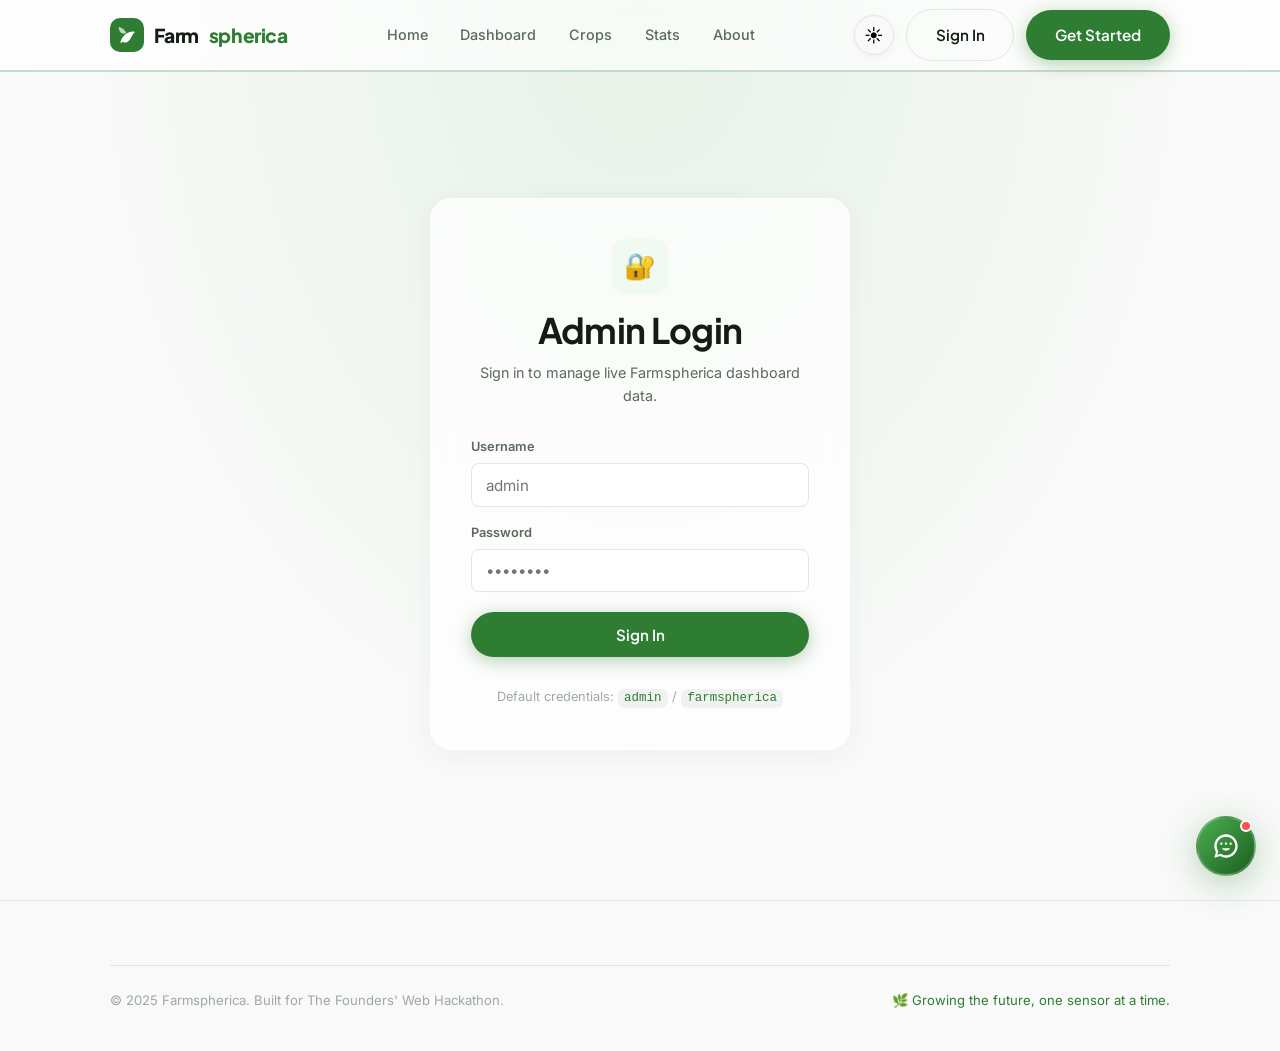
<file: admin-login.html>
<!DOCTYPE html>
<html lang="en" data-theme="light">
<head>
  <meta charset="UTF-8" />
  <meta name="viewport" content="width=device-width, initial-scale=1.0" />
  <title>Admin Login — Farmspherica</title>
  <link rel="stylesheet" href="style.css" />
  <link rel="stylesheet" href="mobile.css" />
  <link rel="stylesheet" href="dashboard.css" />
  <link rel="stylesheet" href="admin.css" />
  <link rel="preconnect" href="https://fonts.googleapis.com" />
  <link rel="preconnect" href="https://fonts.gstatic.com" crossorigin />
</head>
<body>

  <!-- ═══════════════ HEADER ═══════════════ -->
  <header class="site-header" id="site-header">
    <nav class="nav-inner">
      <a href="index.html" class="nav-logo">
        <div class="nav-logo-icon">
          <svg viewBox="0 0 24 24" xmlns="http://www.w3.org/2000/svg">
            <path d="M17 8C8 10 5.9 16.17 3.82 20.82L5.71 21.5C5.96 20.97 6.23 20.43 6.5 19.91C7.44 20.58 8.5 21 9.5 21C13.5 21 15.5 17.5 17.5 14C18.5 12.27 20 9.5 22 8.5C20.93 7.83 18.79 7.65 17 8Z"/>
            <path d="M2 2C2 2 2 8 6 10C9.5 11.73 11 9 11 9C11 9 9 6 6 4L2 2Z" opacity="0.7"/>
          </svg>
        </div>
        Farm<span>spherica</span>
      </a>

      <ul class="nav-links">
        <li><a href="index.html">Home</a></li>
        <li><a href="dashboard.html">Dashboard</a></li>
        <li><a href="crops.html">Crops</a></li>
        <li><a href="stats.html">Stats</a></li>
        <li><a href="about.html">About</a></li>
      </ul>

      <div class="nav-actions">
        <button class="theme-toggle" id="themeToggle" aria-label="Toggle dark mode"></button>
        <a href="login.html" class="btn btn-ghost nav-login-btn">Sign In</a>
        <a href="login.html" class="btn btn-primary nav-signup-btn">Get Started</a>
      </div>

      <button class="nav-hamburger" id="navHamburger" aria-label="Open menu">
        <span></span><span></span><span></span>
      </button>
    </nav>
  </header>

  <nav class="nav-mobile" id="navMobile">
    <a href="index.html">Home</a>
    <a href="dashboard.html">Dashboard</a>
    <a href="crops.html">Crops</a>
    <a href="stats.html">Stats</a>
    <a href="about.html">About</a>
    <div class="nav-mobile-divider"></div>
    <a href="login.html" class="nav-mobile-login" id="navMobileLogin">Sign In</a>
  </nav>

  <!-- ═══════════════ ADMIN LOGIN ═══════════════ -->
  <main class="admin-login-main">
    <div class="admin-login-wrap">

      <div class="admin-login-card glass-card reveal visible">
        <div class="admin-login-icon">🔐</div>
        <h1 class="display-md admin-login-title">Admin Login</h1>
        <p class="body-sm admin-login-sub">Sign in to manage live Farmspherica dashboard data.</p>

        <form id="adminLoginForm" class="admin-login-form">
          <div class="admin-field">
            <label for="adminUser">Username</label>
            <input type="text" id="adminUser" name="adminUser" autocomplete="username" placeholder="admin" required />
          </div>

          <div class="admin-field">
            <label for="adminPass">Password</label>
            <input type="password" id="adminPass" name="adminPass" autocomplete="current-password" placeholder="••••••••" required />
          </div>

          <p class="admin-error" id="adminError">Incorrect username or password.</p>

          <button type="submit" class="btn btn-primary admin-login-btn">Sign In</button>
        </form>

        <p class="admin-login-hint">Default credentials: <code>admin</code> / <code>farmspherica</code></p>
      </div>

    </div>
  </main>

  <!-- ═══════════════ FOOTER ═══════════════ -->
  <footer class="site-footer">
    <div class="footer-inner">
      <div class="footer-bottom">
        <p class="footer-copy">© 2025 Farmspherica. Built for The Founders' Web Hackathon.</p>
        <p class="footer-copy" style="color: var(--accent);">🌿 Growing the future, one sensor at a time.</p>
      </div>
    </div>
  </footer>

  <script src="auth.js"></script>
  <script src="app.js"></script>
  <script src="admin.js"></script>
</body>
</html>
</file>
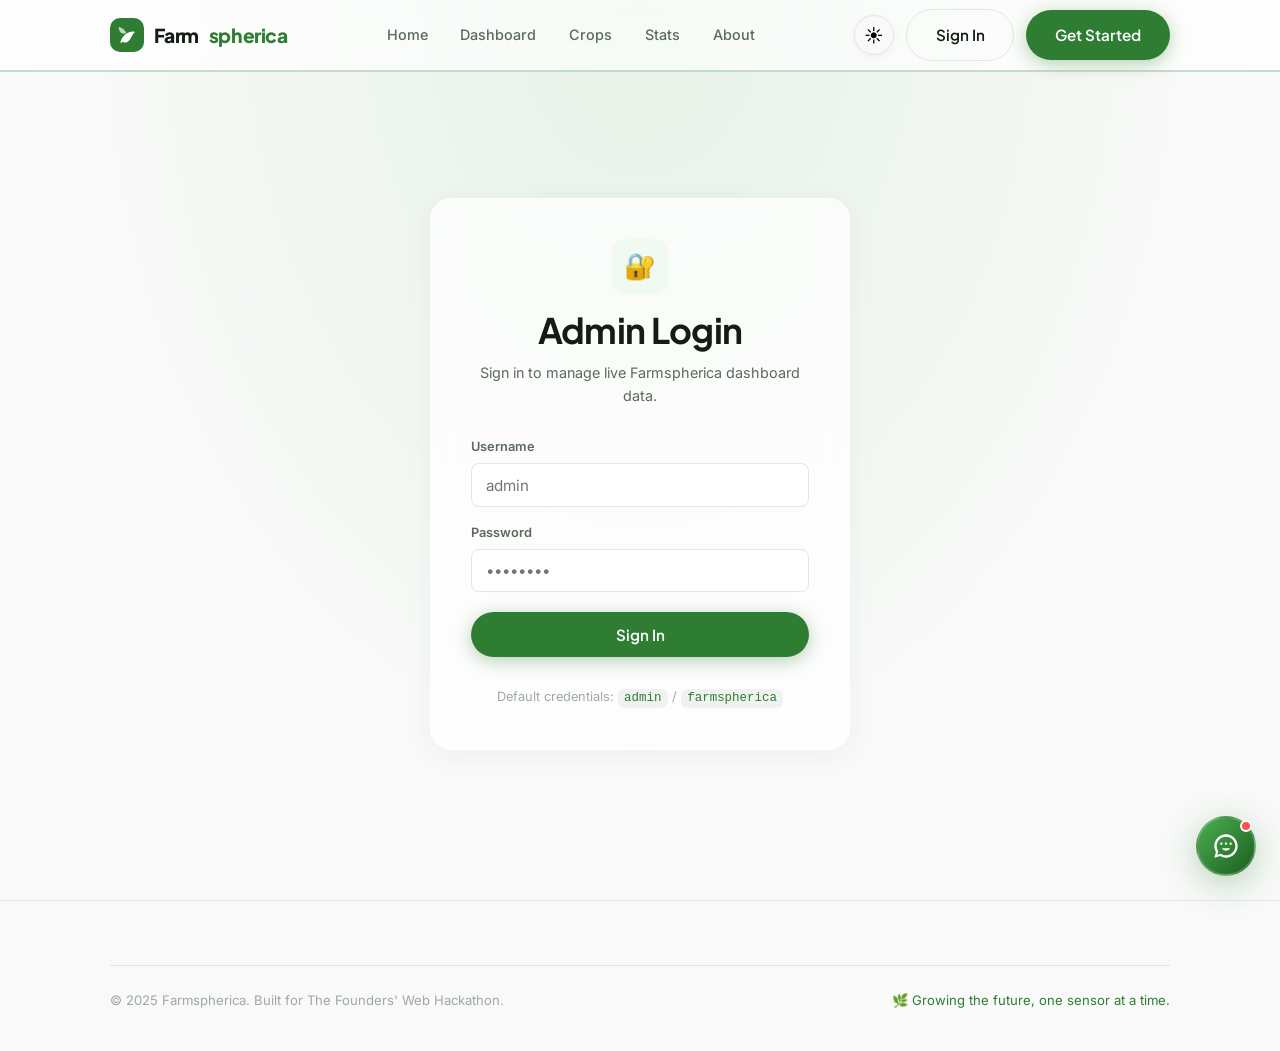
<file: admin.html>
<!DOCTYPE html>
<html lang="en" data-theme="light">
<head>
  <meta charset="UTF-8" />
  <meta name="viewport" content="width=device-width, initial-scale=1.0" />
  <title>Admin Panel — Farmspherica</title>
  <link rel="stylesheet" href="style.css" />
  <link rel="stylesheet" href="mobile.css" />
  <link rel="stylesheet" href="dashboard.css" />
  <link rel="stylesheet" href="admin.css" />
  <link rel="preconnect" href="https://fonts.googleapis.com" />
  <link rel="preconnect" href="https://fonts.gstatic.com" crossorigin />
</head>
<body>

  <!-- ═══════════════ HEADER ═══════════════ -->
  <header class="site-header" id="site-header">
    <nav class="nav-inner">
      <a href="index.html" class="nav-logo">
        <div class="nav-logo-icon">
          <svg viewBox="0 0 24 24" xmlns="http://www.w3.org/2000/svg">
            <path d="M17 8C8 10 5.9 16.17 3.82 20.82L5.71 21.5C5.96 20.97 6.23 20.43 6.5 19.91C7.44 20.58 8.5 21 9.5 21C13.5 21 15.5 17.5 17.5 14C18.5 12.27 20 9.5 22 8.5C20.93 7.83 18.79 7.65 17 8Z"/>
            <path d="M2 2C2 2 2 8 6 10C9.5 11.73 11 9 11 9C11 9 9 6 6 4L2 2Z" opacity="0.7"/>
          </svg>
        </div>
        Farm<span>spherica</span>
      </a>

      <ul class="nav-links">
        <li><a href="index.html">Home</a></li>
        <li><a href="dashboard.html">Dashboard</a></li>
        <li><a href="crops.html">Crops</a></li>
        <li><a href="stats.html">Stats</a></li>
        <li><a href="about.html">About</a></li>
      </ul>

      <div class="nav-actions">
        <button class="theme-toggle" id="themeToggle" aria-label="Toggle dark mode"></button>
        <span class="badge admin-mode-badge">🔐 Admin Mode</span>
        <button class="btn btn-ghost" id="adminLogoutBtn">Log Out</button>
      </div>

      <button class="nav-hamburger" id="navHamburger" aria-label="Open menu">
        <span></span><span></span><span></span>
      </button>
    </nav>
  </header>

  <nav class="nav-mobile" id="navMobile">
    <a href="index.html">Home</a>
    <a href="dashboard.html">Dashboard</a>
    <a href="crops.html">Crops</a>
    <a href="stats.html">Stats</a>
    <a href="about.html">About</a>
    <div class="nav-mobile-divider"></div>
    <a href="#" class="nav-mobile-login" id="adminLogoutBtnMobile">Log Out</a>
  </nav>

  <main class="admin-main">

    <div class="admin-topbar">
      <div>
        <h1 class="display-md">Admin Panel</h1>
        <p class="body-sm">Edit live values shown on the Grow Monitor dashboard. Changes save instantly to this browser.</p>
      </div>
      <div class="admin-topbar-actions">
        <button class="btn btn-ghost" id="resetDataBtn">Reset to defaults</button>
        <a href="dashboard.html" class="btn btn-primary" target="_blank" rel="noopener">View Dashboard ↗</a>
      </div>
    </div>

    <p class="admin-save-msg" id="saveMsg">✅ Saved — refresh the dashboard to see changes.</p>

    <!-- ═══════════ SENSOR VALUES ═══════════ -->
    <section class="admin-panel glass-card reveal visible">
      <div class="admin-panel-header">
        <h2 class="panel-title">Sensor Readings</h2>
        <p class="panel-sub">Update the live values shown in the stat cards.</p>
      </div>

      <div class="admin-grid admin-grid-3">
        <div class="admin-field">
          <label for="f-ph">pH Level</label>
          <input type="number" step="0.1" id="f-ph" />
        </div>
        <div class="admin-field">
          <label for="f-temp">Temperature (°C)</label>
          <input type="number" step="0.1" id="f-temp" />
        </div>
        <div class="admin-field">
          <label for="f-ec">EC Level (mS/cm)</label>
          <input type="number" step="0.1" id="f-ec" />
        </div>
        <div class="admin-field">
          <label for="f-hum">Humidity (%)</label>
          <input type="number" step="1" id="f-hum" />
        </div>
        <div class="admin-field">
          <label for="f-light">Light Cycle (hrs)</label>
          <input type="number" step="1" id="f-light" />
        </div>
        <div class="admin-field">
          <label for="f-water">Water Flow (L/hr)</label>
          <input type="number" step="0.1" id="f-water" />
        </div>
      </div>

      <div class="admin-grid admin-grid-3">
        <div class="admin-field">
          <label for="f-bar-ph">pH Bar Fill (%)</label>
          <input type="number" step="1" min="0" max="100" id="f-bar-ph" />
        </div>
        <div class="admin-field">
          <label for="f-bar-temp">Temp Bar Fill (%)</label>
          <input type="number" step="1" min="0" max="100" id="f-bar-temp" />
        </div>
        <div class="admin-field">
          <label for="f-bar-ec">EC Bar Fill (%)</label>
          <input type="number" step="1" min="0" max="100" id="f-bar-ec" />
        </div>
        <div class="admin-field">
          <label for="f-bar-hum">Humidity Bar Fill (%)</label>
          <input type="number" step="1" min="0" max="100" id="f-bar-hum" />
        </div>
        <div class="admin-field">
          <label for="f-bar-light">Light Bar Fill (%)</label>
          <input type="number" step="1" min="0" max="100" id="f-bar-light" />
        </div>
        <div class="admin-field">
          <label for="f-bar-water">Water Bar Fill (%)</label>
          <input type="number" step="1" min="0" max="100" id="f-bar-water" />
        </div>
      </div>
    </section>

    <!-- ═══════════ STATUS BANNER ═══════════ -->
    <section class="admin-panel glass-card reveal visible">
      <div class="admin-panel-header">
        <h2 class="panel-title">Status Banner</h2>
        <p class="panel-sub">The message shown at the top of the dashboard.</p>
      </div>
      <div class="admin-field">
        <label for="f-status-text">Status message</label>
        <input type="text" id="f-status-text" />
      </div>
    </section>

    <!-- ═══════════ PLANT GROWTH TRACKER ═══════════ -->
    <section class="admin-panel glass-card reveal visible">
      <div class="admin-panel-header">
        <h2 class="panel-title">Plant Growth Tracker</h2>
        <p class="panel-sub">Edit each crop's name, day count, harvest estimate and growth %.</p>
      </div>

      <div id="plantEditList" class="admin-plant-edit-list"></div>
    </section>

    <!-- ═══════════ THIS CYCLE QUICK STATS ═══════════ -->
    <section class="admin-panel glass-card reveal visible">
      <div class="admin-panel-header">
        <h2 class="panel-title">This Cycle — Quick Stats</h2>
        <p class="panel-sub">The counters shown on the right-hand performance panel.</p>
      </div>

      <div class="admin-grid admin-grid-3">
        <div class="admin-field">
          <label for="f-days-running">Days running</label>
          <input type="number" step="1" id="f-days-running" />
        </div>
        <div class="admin-field">
          <label for="f-active-crops">Active crops</label>
          <input type="number" step="1" id="f-active-crops" />
        </div>
        <div class="admin-field">
          <label for="f-uptime">System uptime (%)</label>
          <input type="number" step="1" id="f-uptime" />
        </div>
        <div class="admin-field">
          <label for="f-litres-saved">Litres saved vs soil</label>
          <input type="number" step="1" id="f-litres-saved" />
        </div>
        <div class="admin-field">
          <label for="f-alerts-resolved">Alerts resolved</label>
          <input type="number" step="1" id="f-alerts-resolved" />
        </div>
        <div class="admin-field">
          <label for="f-peak-temp">Peak temperature (°C)</label>
          <input type="number" step="1" id="f-peak-temp" />
        </div>
      </div>

      <div class="admin-grid admin-grid-3">
        <div class="admin-field">
          <label for="f-harvest-crop">Next harvest crop</label>
          <input type="text" id="f-harvest-crop" />
        </div>
        <div class="admin-field">
          <label for="f-harvest-days">Next harvest (days)</label>
          <input type="number" step="1" id="f-harvest-days" />
        </div>
        <div class="admin-field">
          <label for="f-harvest-icon">Next harvest icon (emoji)</label>
          <input type="text" id="f-harvest-icon" maxlength="4" />
        </div>
      </div>
    </section>

    <!-- ═══════════ SAVE BAR ═══════════ -->
    <div class="admin-save-bar">
      <button class="btn btn-primary admin-save-btn" id="saveAllBtn">Save Changes</button>
    </div>

  </main>

  <!-- ═══════════════ FOOTER ═══════════════ -->
  <footer class="site-footer">
    <div class="footer-inner">
      <div class="footer-bottom">
        <p class="footer-copy">© 2025 Farmspherica. Built for The Founders' Web Hackathon.</p>
        <p class="footer-copy" style="color: var(--accent);">🌿 Growing the future, one sensor at a time.</p>
      </div>
    </div>
  </footer>

  <script src="auth.js"></script>
  <script src="app.js"></script>
  <script src="admin.js"></script>
</body>
</html>
</file>
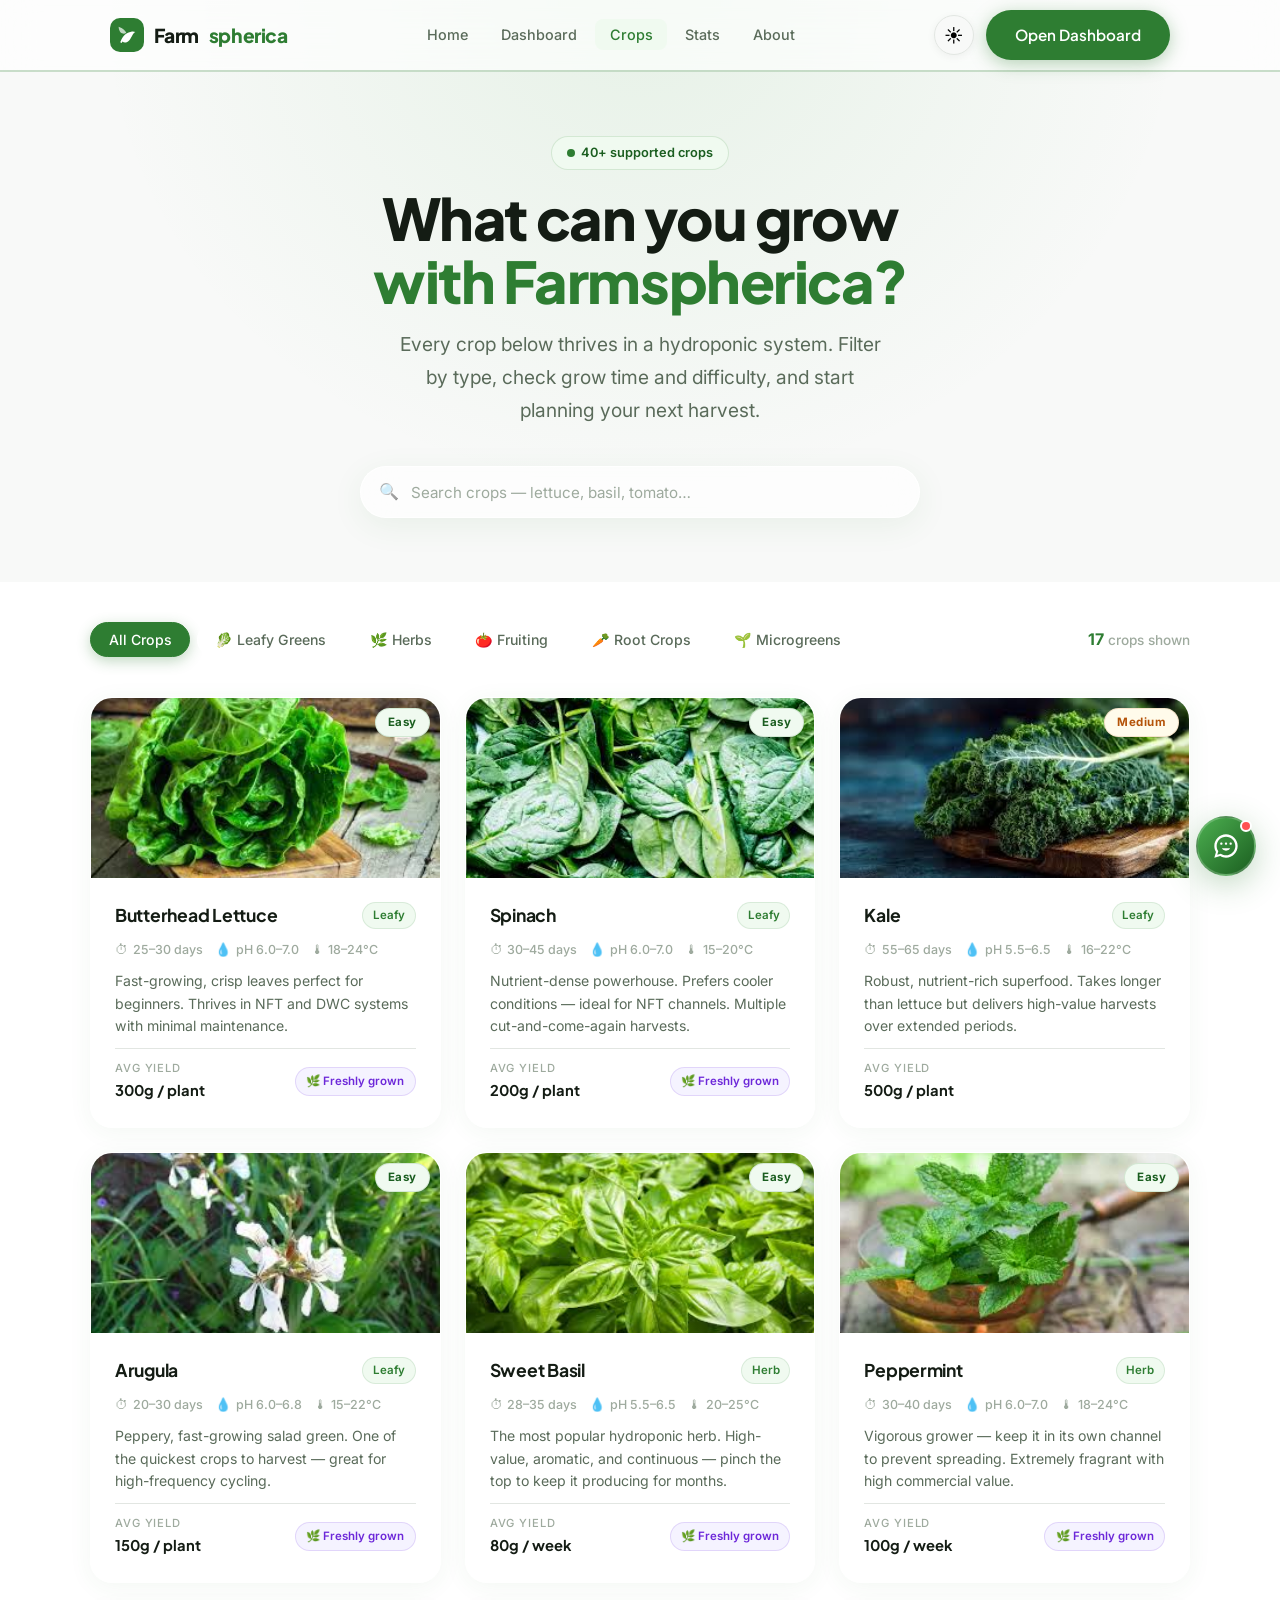
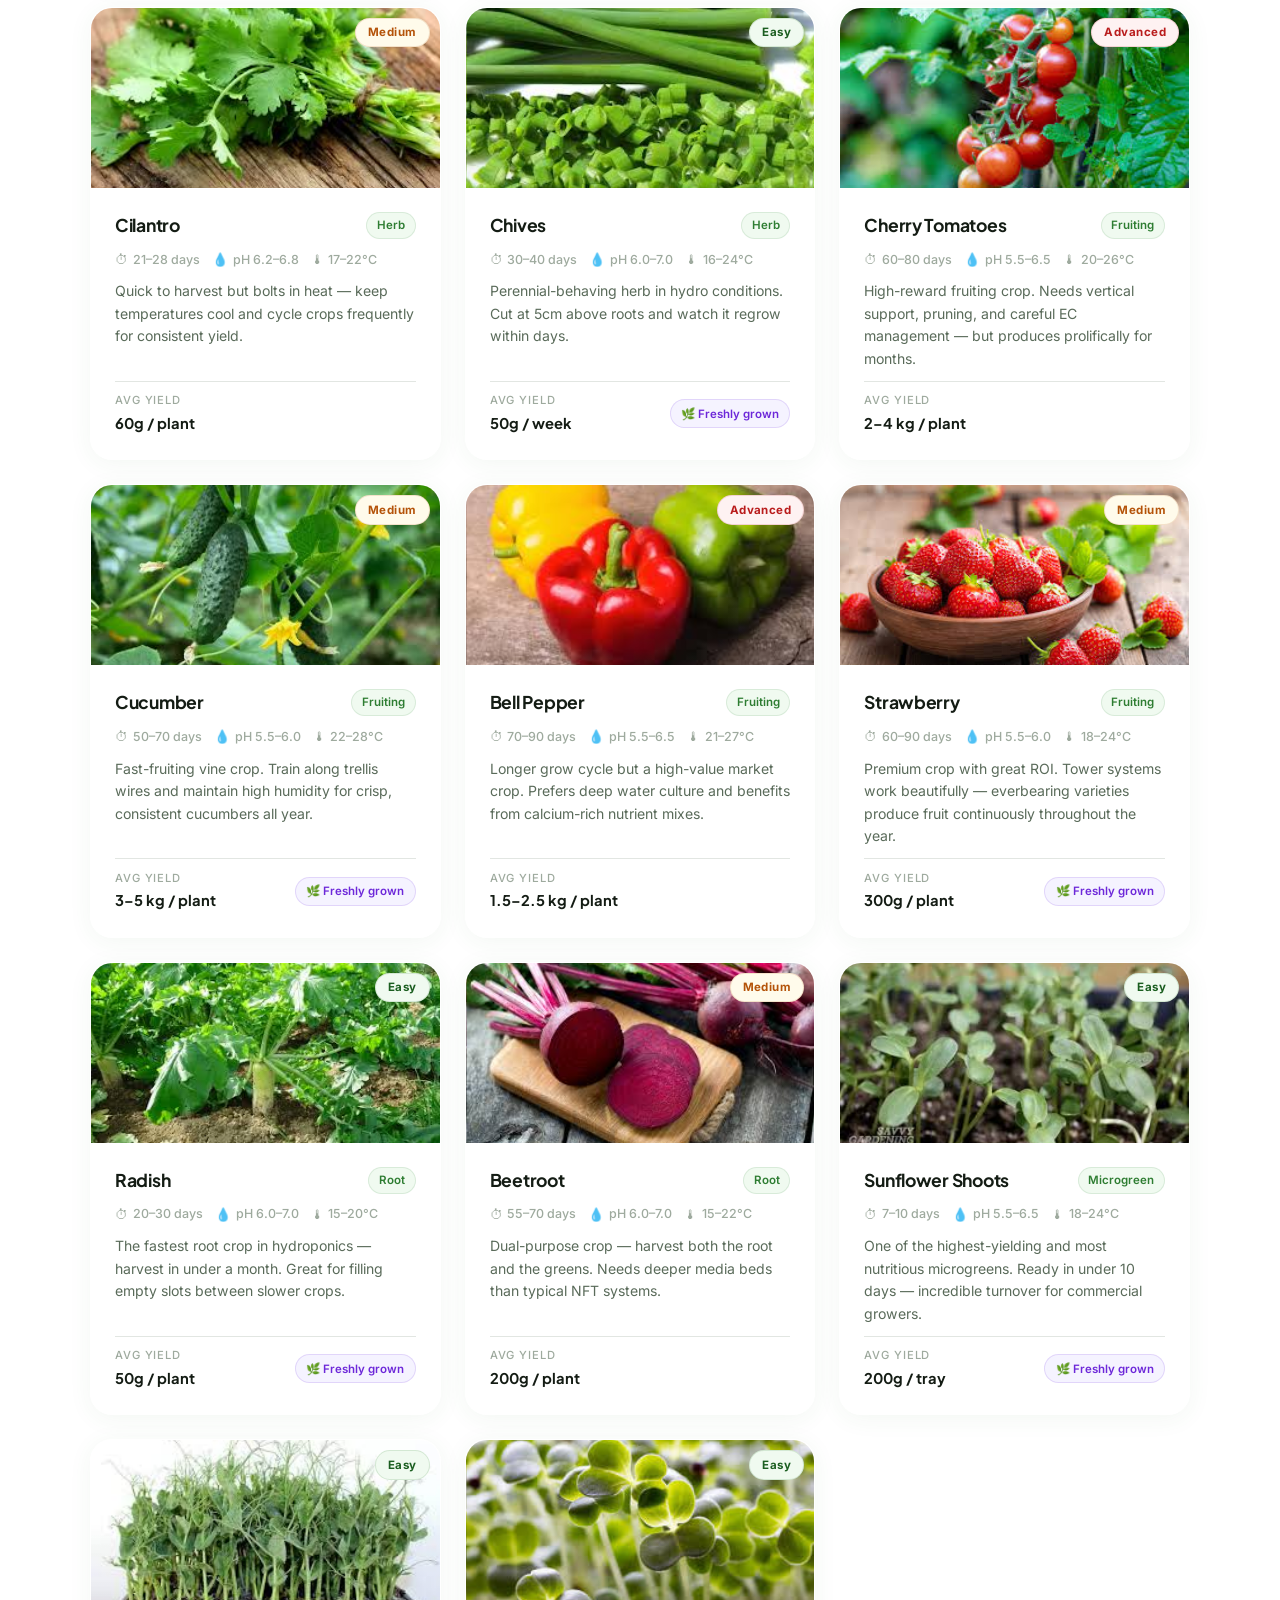
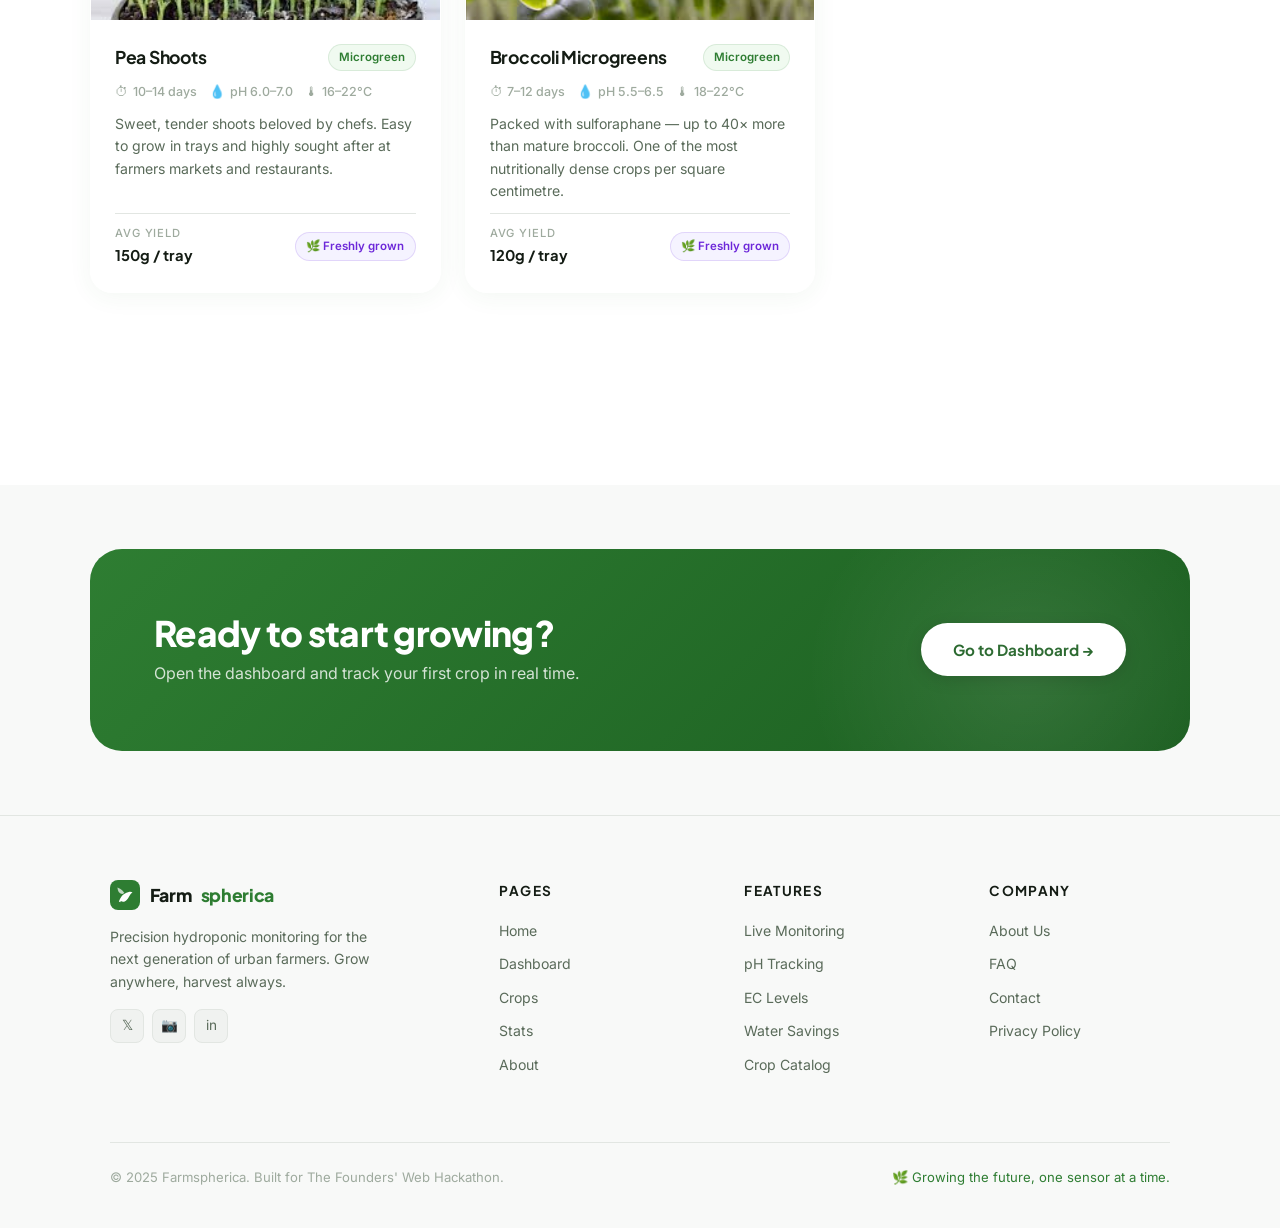
<file: crops.html>
<!DOCTYPE html>
<html lang="en" data-theme="light">
<head>
  <meta charset="UTF-8" />
  <meta name="viewport" content="width=device-width, initial-scale=1.0" />
  <title>Crops Catalog — Farmspherica</title>
  <link rel="stylesheet" href="style.css" />
  <link rel="stylesheet" href="crops.css" />
  <link rel="stylesheet" href="mobile.css" />
  <link rel="preconnect" href="https://fonts.googleapis.com" />
  <link rel="preconnect" href="https://fonts.gstatic.com" crossorigin />
  <style>
    .crop-card-img {
      height: 180px;
      overflow: hidden;
      border-radius: 12px 12px 0 0;
      position: relative;
    }
    .crop-card-img .crop-badge {
      position: absolute;
      top: 10px;
      right: 10px;
      z-index: 2;
    }
  </style>
</head>
<body>

  <header class="site-header" id="site-header">
    <nav class="nav-inner">
      <a href="index.html" class="nav-logo">
        <div class="nav-logo-icon">
          <svg viewBox="0 0 24 24" xmlns="http://www.w3.org/2000/svg">
            <path d="M17 8C8 10 5.9 16.17 3.82 20.82L5.71 21.5C5.96 20.97 6.23 20.43 6.5 19.91C7.44 20.58 8.5 21 9.5 21C13.5 21 15.5 17.5 17.5 14C18.5 12.27 20 9.5 22 8.5C20.93 7.83 18.79 7.65 17 8Z"/>
            <path d="M2 2C2 2 2 8 6 10C9.5 11.73 11 9 11 9C11 9 9 6 6 4L2 2Z" opacity="0.7"/>
          </svg>
        </div>
        Farm<span>spherica</span>
      </a>
      <ul class="nav-links">
        <li><a href="index.html">Home</a></li>
        <li><a href="dashboard.html">Dashboard</a></li>
        <li><a href="crops.html" class="active">Crops</a></li>
        <li><a href="stats.html">Stats</a></li>
        <li><a href="about.html">About</a></li>
      </ul>
      <div class="nav-actions">
        <button class="theme-toggle" id="themeToggle" aria-label="Toggle dark mode"></button>
        <a href="dashboard.html" class="btn btn-primary">Open Dashboard</a>
      </div>
      <button class="nav-hamburger" id="navHamburger" aria-label="Open menu">
        <span></span><span></span><span></span>
      </button>
    </nav>
  </header>

  <nav class="nav-mobile" id="navMobile">
    <a href="index.html">Home</a>
    <a href="dashboard.html">Dashboard</a>
    <a href="crops.html">Crops</a>
    <a href="stats.html">Stats</a>
    <a href="about.html">About</a>
  </nav>

  <main>

    <section class="page-hero crops-hero">
      <div class="container">
        <div class="page-hero-inner">
          <span class="badge reveal"><span class="dot"></span> 40+ supported crops</span>
          <h1 class="display-lg page-hero-title reveal delay-1">What can you grow<br><span class="accent-text">with Farmspherica?</span></h1>
          <p class="body-lg page-hero-sub reveal delay-2">Every crop below thrives in a hydroponic system. Filter by type, check grow time and difficulty, and start planning your next harvest.</p>
          <div class="crops-search-wrap reveal delay-3">
            <div class="crops-search-box glass">
              <span class="search-icon">🔍</span>
              <input type="text" id="cropSearch" class="crops-search-input" placeholder="Search crops — lettuce, basil, tomato…" autocomplete="off" />
              <button class="search-clear" id="searchClear" aria-label="Clear search">✕</button>
            </div>
          </div>
        </div>
      </div>
    </section>

    <section class="crops-section">
      <div class="container">
        <div class="filter-row reveal">
          <div class="filter-tabs">
            <button class="filter-tab active" data-filter="all">All Crops</button>
            <button class="filter-tab" data-filter="leafy">🥬 Leafy Greens</button>
            <button class="filter-tab" data-filter="herbs">🌿 Herbs</button>
            <button class="filter-tab" data-filter="fruiting">🍅 Fruiting</button>
            <button class="filter-tab" data-filter="roots">🥕 Root Crops</button>
            <button class="filter-tab" data-filter="microgreens">🌱 Microgreens</button>
          </div>
          <p class="crops-count"><span id="visibleCount">17</span> crops shown</p>
        </div>

        <div class="no-results" id="noResults" style="display:none;">
          <span class="no-results-icon">🌾</span>
          <p class="display-md">No crops found</p>
          <p class="body-lg">Try a different search term or filter.</p>
        </div>

        <div class="crops-grid" id="cropsGrid">

          <!-- LEAFY GREENS -->
          <div class="crop-card glass-card reveal delay-1" data-category="leafy" data-name="butterhead lettuce">
            <div class="crop-card-img" style="background-image:url('[data-uri]');background-size:cover;background-position:center;">
              <span class="crop-badge crop-badge-easy">Easy</span>
            </div>
            <div class="crop-card-body">
              <div class="crop-card-header">
                <h3 class="crop-name">Butterhead Lettuce</h3>
                <span class="crop-category-tag">Leafy</span>
              </div>
              <div class="crop-meta">
                <div class="crop-meta-item"><span class="meta-icon">⏱</span><span>25–30 days</span></div>
                <div class="crop-meta-item"><span class="meta-icon">💧</span><span>pH 6.0–7.0</span></div>
                <div class="crop-meta-item"><span class="meta-icon">🌡</span><span>18–24°C</span></div>
              </div>
              <p class="crop-desc">Fast-growing, crisp leaves perfect for beginners. Thrives in NFT and DWC systems with minimal maintenance.</p>
              <div class="crop-card-footer">
                <div class="crop-yield"><span class="yield-label">Avg yield</span><span class="yield-value">300g / plant</span></div>
                <span class="freshly-badge">🌿 Freshly grown</span>
              </div>
            </div>
          </div>

          <div class="crop-card glass-card reveal delay-2" data-category="leafy" data-name="spinach">
            <div class="crop-card-img" style="background-image:url('[data-uri]');background-size:cover;background-position:center;">
              <span class="crop-badge crop-badge-easy">Easy</span>
            </div>
            <div class="crop-card-body">
              <div class="crop-card-header">
                <h3 class="crop-name">Spinach</h3>
                <span class="crop-category-tag">Leafy</span>
              </div>
              <div class="crop-meta">
                <div class="crop-meta-item"><span class="meta-icon">⏱</span><span>30–45 days</span></div>
                <div class="crop-meta-item"><span class="meta-icon">💧</span><span>pH 6.0–7.0</span></div>
                <div class="crop-meta-item"><span class="meta-icon">🌡</span><span>15–20°C</span></div>
              </div>
              <p class="crop-desc">Nutrient-dense powerhouse. Prefers cooler conditions — ideal for NFT channels. Multiple cut-and-come-again harvests.</p>
              <div class="crop-card-footer">
                <div class="crop-yield"><span class="yield-label">Avg yield</span><span class="yield-value">200g / plant</span></div>
                <span class="freshly-badge">🌿 Freshly grown</span>
              </div>
            </div>
          </div>

          <div class="crop-card glass-card reveal delay-3" data-category="leafy" data-name="kale">
            <div class="crop-card-img" style="background-image:url('[data-uri]');background-size:cover;background-position:center;">
              <span class="crop-badge crop-badge-medium">Medium</span>
            </div>
            <div class="crop-card-body">
              <div class="crop-card-header">
                <h3 class="crop-name">Kale</h3>
                <span class="crop-category-tag">Leafy</span>
              </div>
              <div class="crop-meta">
                <div class="crop-meta-item"><span class="meta-icon">⏱</span><span>55–65 days</span></div>
                <div class="crop-meta-item"><span class="meta-icon">💧</span><span>pH 5.5–6.5</span></div>
                <div class="crop-meta-item"><span class="meta-icon">🌡</span><span>16–22°C</span></div>
              </div>
              <p class="crop-desc">Robust, nutrient-rich superfood. Takes longer than lettuce but delivers high-value harvests over extended periods.</p>
              <div class="crop-card-footer">
                <div class="crop-yield"><span class="yield-label">Avg yield</span><span class="yield-value">500g / plant</span></div>
              </div>
            </div>
          </div>

          <div class="crop-card glass-card reveal delay-1" data-category="leafy" data-name="swiss chard arugula rocket">
            <div class="crop-card-img" style="background-image:url('[data-uri]');background-size:cover;background-position:center;">
              <span class="crop-badge crop-badge-easy">Easy</span>
            </div>
            <div class="crop-card-body">
              <div class="crop-card-header">
                <h3 class="crop-name">Arugula</h3>
                <span class="crop-category-tag">Leafy</span>
              </div>
              <div class="crop-meta">
                <div class="crop-meta-item"><span class="meta-icon">⏱</span><span>20–30 days</span></div>
                <div class="crop-meta-item"><span class="meta-icon">💧</span><span>pH 6.0–6.8</span></div>
                <div class="crop-meta-item"><span class="meta-icon">🌡</span><span>15–22°C</span></div>
              </div>
              <p class="crop-desc">Peppery, fast-growing salad green. One of the quickest crops to harvest — great for high-frequency cycling.</p>
              <div class="crop-card-footer">
                <div class="crop-yield"><span class="yield-label">Avg yield</span><span class="yield-value">150g / plant</span></div>
                <span class="freshly-badge">🌿 Freshly grown</span>
              </div>
            </div>
          </div>

          <!-- HERBS -->
          <div class="crop-card glass-card reveal delay-2" data-category="herbs" data-name="basil sweet genovese">
            <div class="crop-card-img" style="background-image:url('[data-uri]');background-size:cover;background-position:center;">
              <span class="crop-badge crop-badge-easy">Easy</span>
            </div>
            <div class="crop-card-body">
              <div class="crop-card-header">
                <h3 class="crop-name">Sweet Basil</h3>
                <span class="crop-category-tag">Herb</span>
              </div>
              <div class="crop-meta">
                <div class="crop-meta-item"><span class="meta-icon">⏱</span><span>28–35 days</span></div>
                <div class="crop-meta-item"><span class="meta-icon">💧</span><span>pH 5.5–6.5</span></div>
                <div class="crop-meta-item"><span class="meta-icon">🌡</span><span>20–25°C</span></div>
              </div>
              <p class="crop-desc">The most popular hydroponic herb. High-value, aromatic, and continuous — pinch the top to keep it producing for months.</p>
              <div class="crop-card-footer">
                <div class="crop-yield"><span class="yield-label">Avg yield</span><span class="yield-value">80g / week</span></div>
                <span class="freshly-badge">🌿 Freshly grown</span>
              </div>
            </div>
          </div>

          <div class="crop-card glass-card reveal delay-3" data-category="herbs" data-name="mint peppermint spearmint">
            <div class="crop-card-img" style="background-image:url('[data-uri]');background-size:cover;background-position:center;">
              <span class="crop-badge crop-badge-easy">Easy</span>
            </div>
            <div class="crop-card-body">
              <div class="crop-card-header">
                <h3 class="crop-name">Peppermint</h3>
                <span class="crop-category-tag">Herb</span>
              </div>
              <div class="crop-meta">
                <div class="crop-meta-item"><span class="meta-icon">⏱</span><span>30–40 days</span></div>
                <div class="crop-meta-item"><span class="meta-icon">💧</span><span>pH 6.0–7.0</span></div>
                <div class="crop-meta-item"><span class="meta-icon">🌡</span><span>18–24°C</span></div>
              </div>
              <p class="crop-desc">Vigorous grower — keep it in its own channel to prevent spreading. Extremely fragrant with high commercial value.</p>
              <div class="crop-card-footer">
                <div class="crop-yield"><span class="yield-label">Avg yield</span><span class="yield-value">100g / week</span></div>
                <span class="freshly-badge">🌿 Freshly grown</span>
              </div>
            </div>
          </div>

          <div class="crop-card glass-card reveal delay-1" data-category="herbs" data-name="cilantro coriander">
            <div class="crop-card-img" style="background-image:url('[data-uri]');background-size:cover;background-position:center;">
              <span class="crop-badge crop-badge-medium">Medium</span>
            </div>
            <div class="crop-card-body">
              <div class="crop-card-header">
                <h3 class="crop-name">Cilantro</h3>
                <span class="crop-category-tag">Herb</span>
              </div>
              <div class="crop-meta">
                <div class="crop-meta-item"><span class="meta-icon">⏱</span><span>21–28 days</span></div>
                <div class="crop-meta-item"><span class="meta-icon">💧</span><span>pH 6.2–6.8</span></div>
                <div class="crop-meta-item"><span class="meta-icon">🌡</span><span>17–22°C</span></div>
              </div>
              <p class="crop-desc">Quick to harvest but bolts in heat — keep temperatures cool and cycle crops frequently for consistent yield.</p>
              <div class="crop-card-footer">
                <div class="crop-yield"><span class="yield-label">Avg yield</span><span class="yield-value">60g / plant</span></div>
              </div>
            </div>
          </div>

          <div class="crop-card glass-card reveal delay-2" data-category="herbs" data-name="chives garlic chives">
            <div class="crop-card-img" style="background-image:url('[data-uri]');background-size:cover;background-position:center;">
              <span class="crop-badge crop-badge-easy">Easy</span>
            </div>
            <div class="crop-card-body">
              <div class="crop-card-header">
                <h3 class="crop-name">Chives</h3>
                <span class="crop-category-tag">Herb</span>
              </div>
              <div class="crop-meta">
                <div class="crop-meta-item"><span class="meta-icon">⏱</span><span>30–40 days</span></div>
                <div class="crop-meta-item"><span class="meta-icon">💧</span><span>pH 6.0–7.0</span></div>
                <div class="crop-meta-item"><span class="meta-icon">🌡</span><span>16–24°C</span></div>
              </div>
              <p class="crop-desc">Perennial-behaving herb in hydro conditions. Cut at 5cm above roots and watch it regrow within days.</p>
              <div class="crop-card-footer">
                <div class="crop-yield"><span class="yield-label">Avg yield</span><span class="yield-value">50g / week</span></div>
                <span class="freshly-badge">🌿 Freshly grown</span>
              </div>
            </div>
          </div>

          <!-- FRUITING -->
          <div class="crop-card glass-card reveal delay-3" data-category="fruiting" data-name="cherry tomato tomatoes">
            <div class="crop-card-img" style="background-image:url('[data-uri]');background-size:cover;background-position:center;">
              <span class="crop-badge crop-badge-hard">Advanced</span>
            </div>
            <div class="crop-card-body">
              <div class="crop-card-header">
                <h3 class="crop-name">Cherry Tomatoes</h3>
                <span class="crop-category-tag">Fruiting</span>
              </div>
              <div class="crop-meta">
                <div class="crop-meta-item"><span class="meta-icon">⏱</span><span>60–80 days</span></div>
                <div class="crop-meta-item"><span class="meta-icon">💧</span><span>pH 5.5–6.5</span></div>
                <div class="crop-meta-item"><span class="meta-icon">🌡</span><span>20–26°C</span></div>
              </div>
              <p class="crop-desc">High-reward fruiting crop. Needs vertical support, pruning, and careful EC management — but produces prolifically for months.</p>
              <div class="crop-card-footer">
                <div class="crop-yield"><span class="yield-label">Avg yield</span><span class="yield-value">2–4 kg / plant</span></div>
              </div>
            </div>
          </div>

          <div class="crop-card glass-card reveal delay-1" data-category="fruiting" data-name="cucumber cucumbers">
            <div class="crop-card-img" style="background-image:url('[data-uri]');background-size:cover;background-position:center;">
              <span class="crop-badge crop-badge-medium">Medium</span>
            </div>
            <div class="crop-card-body">
              <div class="crop-card-header">
                <h3 class="crop-name">Cucumber</h3>
                <span class="crop-category-tag">Fruiting</span>
              </div>
              <div class="crop-meta">
                <div class="crop-meta-item"><span class="meta-icon">⏱</span><span>50–70 days</span></div>
                <div class="crop-meta-item"><span class="meta-icon">💧</span><span>pH 5.5–6.0</span></div>
                <div class="crop-meta-item"><span class="meta-icon">🌡</span><span>22–28°C</span></div>
              </div>
              <p class="crop-desc">Fast-fruiting vine crop. Train along trellis wires and maintain high humidity for crisp, consistent cucumbers all year.</p>
              <div class="crop-card-footer">
                <div class="crop-yield"><span class="yield-label">Avg yield</span><span class="yield-value">3–5 kg / plant</span></div>
                <span class="freshly-badge">🌿 Freshly grown</span>
              </div>
            </div>
          </div>

          <div class="crop-card glass-card reveal delay-2" data-category="fruiting" data-name="capsicum peppers bell pepper">
            <div class="crop-card-img" style="background-image:url('[data-uri]');background-size:cover;background-position:center;">
              <span class="crop-badge crop-badge-hard">Advanced</span>
            </div>
            <div class="crop-card-body">
              <div class="crop-card-header">
                <h3 class="crop-name">Bell Pepper</h3>
                <span class="crop-category-tag">Fruiting</span>
              </div>
              <div class="crop-meta">
                <div class="crop-meta-item"><span class="meta-icon">⏱</span><span>70–90 days</span></div>
                <div class="crop-meta-item"><span class="meta-icon">💧</span><span>pH 5.5–6.5</span></div>
                <div class="crop-meta-item"><span class="meta-icon">🌡</span><span>21–27°C</span></div>
              </div>
              <p class="crop-desc">Longer grow cycle but a high-value market crop. Prefers deep water culture and benefits from calcium-rich nutrient mixes.</p>
              <div class="crop-card-footer">
                <div class="crop-yield"><span class="yield-label">Avg yield</span><span class="yield-value">1.5–2.5 kg / plant</span></div>
              </div>
            </div>
          </div>

          <div class="crop-card glass-card reveal delay-3" data-category="fruiting" data-name="strawberry strawberries">
            <div class="crop-card-img" style="background-image:url('[data-uri]');background-size:cover;background-position:center;">
              <span class="crop-badge crop-badge-medium">Medium</span>
            </div>
            <div class="crop-card-body">
              <div class="crop-card-header">
                <h3 class="crop-name">Strawberry</h3>
                <span class="crop-category-tag">Fruiting</span>
              </div>
              <div class="crop-meta">
                <div class="crop-meta-item"><span class="meta-icon">⏱</span><span>60–90 days</span></div>
                <div class="crop-meta-item"><span class="meta-icon">💧</span><span>pH 5.5–6.0</span></div>
                <div class="crop-meta-item"><span class="meta-icon">🌡</span><span>18–24°C</span></div>
              </div>
              <p class="crop-desc">Premium crop with great ROI. Tower systems work beautifully — everbearing varieties produce fruit continuously throughout the year.</p>
              <div class="crop-card-footer">
                <div class="crop-yield"><span class="yield-label">Avg yield</span><span class="yield-value">300g / plant</span></div>
                <span class="freshly-badge">🌿 Freshly grown</span>
              </div>
            </div>
          </div>

          <!-- ROOTS -->
          <div class="crop-card glass-card reveal delay-1" data-category="roots" data-name="radish radishes">
            <div class="crop-card-img" style="background-image:url('[data-uri]');background-size:cover;background-position:center;">
              <span class="crop-badge crop-badge-easy">Easy</span>
            </div>
            <div class="crop-card-body">
              <div class="crop-card-header">
                <h3 class="crop-name">Radish</h3>
                <span class="crop-category-tag">Root</span>
              </div>
              <div class="crop-meta">
                <div class="crop-meta-item"><span class="meta-icon">⏱</span><span>20–30 days</span></div>
                <div class="crop-meta-item"><span class="meta-icon">💧</span><span>pH 6.0–7.0</span></div>
                <div class="crop-meta-item"><span class="meta-icon">🌡</span><span>15–20°C</span></div>
              </div>
              <p class="crop-desc">The fastest root crop in hydroponics — harvest in under a month. Great for filling empty slots between slower crops.</p>
              <div class="crop-card-footer">
                <div class="crop-yield"><span class="yield-label">Avg yield</span><span class="yield-value">50g / plant</span></div>
                <span class="freshly-badge">🌿 Freshly grown</span>
              </div>
            </div>
          </div>

          <div class="crop-card glass-card reveal delay-2" data-category="roots" data-name="beetroot beet">
            <div class="crop-card-img" style="background-image:url('[data-uri]');background-size:cover;background-position:center;">
              <span class="crop-badge crop-badge-medium">Medium</span>
            </div>
            <div class="crop-card-body">
              <div class="crop-card-header">
                <h3 class="crop-name">Beetroot</h3>
                <span class="crop-category-tag">Root</span>
              </div>
              <div class="crop-meta">
                <div class="crop-meta-item"><span class="meta-icon">⏱</span><span>55–70 days</span></div>
                <div class="crop-meta-item"><span class="meta-icon">💧</span><span>pH 6.0–7.0</span></div>
                <div class="crop-meta-item"><span class="meta-icon">🌡</span><span>15–22°C</span></div>
              </div>
              <p class="crop-desc">Dual-purpose crop — harvest both the root and the greens. Needs deeper media beds than typical NFT systems.</p>
              <div class="crop-card-footer">
                <div class="crop-yield"><span class="yield-label">Avg yield</span><span class="yield-value">200g / plant</span></div>
              </div>
            </div>
          </div>

          <!-- MICROGREENS -->
          <div class="crop-card glass-card reveal delay-3" data-category="microgreens" data-name="sunflower microgreens shoots">
            <div class="crop-card-img" style="background-image:url('[data-uri]');background-size:cover;background-position:center;">
              <span class="crop-badge crop-badge-easy">Easy</span>
            </div>
            <div class="crop-card-body">
              <div class="crop-card-header">
                <h3 class="crop-name">Sunflower Shoots</h3>
                <span class="crop-category-tag">Microgreen</span>
              </div>
              <div class="crop-meta">
                <div class="crop-meta-item"><span class="meta-icon">⏱</span><span>7–10 days</span></div>
                <div class="crop-meta-item"><span class="meta-icon">💧</span><span>pH 5.5–6.5</span></div>
                <div class="crop-meta-item"><span class="meta-icon">🌡</span><span>18–24°C</span></div>
              </div>
              <p class="crop-desc">One of the highest-yielding and most nutritious microgreens. Ready in under 10 days — incredible turnover for commercial growers.</p>
              <div class="crop-card-footer">
                <div class="crop-yield"><span class="yield-label">Avg yield</span><span class="yield-value">200g / tray</span></div>
                <span class="freshly-badge">🌿 Freshly grown</span>
              </div>
            </div>
          </div>

          <div class="crop-card glass-card reveal delay-1" data-category="microgreens" data-name="pea shoots microgreens">
            <div class="crop-card-img" style="background-image:url('[data-uri]');background-size:cover;background-position:center;">
              <span class="crop-badge crop-badge-easy">Easy</span>
            </div>
            <div class="crop-card-body">
              <div class="crop-card-header">
                <h3 class="crop-name">Pea Shoots</h3>
                <span class="crop-category-tag">Microgreen</span>
              </div>
              <div class="crop-meta">
                <div class="crop-meta-item"><span class="meta-icon">⏱</span><span>10–14 days</span></div>
                <div class="crop-meta-item"><span class="meta-icon">💧</span><span>pH 6.0–7.0</span></div>
                <div class="crop-meta-item"><span class="meta-icon">🌡</span><span>16–22°C</span></div>
              </div>
              <p class="crop-desc">Sweet, tender shoots beloved by chefs. Easy to grow in trays and highly sought after at farmers markets and restaurants.</p>
              <div class="crop-card-footer">
                <div class="crop-yield"><span class="yield-label">Avg yield</span><span class="yield-value">150g / tray</span></div>
                <span class="freshly-badge">🌿 Freshly grown</span>
              </div>
            </div>
          </div>

          <div class="crop-card glass-card reveal delay-2" data-category="microgreens" data-name="broccoli microgreens">
            <div class="crop-card-img" style="background-image:url('[data-uri]');background-size:cover;background-position:center;">
              <span class="crop-badge crop-badge-easy">Easy</span>
            </div>
            <div class="crop-card-body">
              <div class="crop-card-header">
                <h3 class="crop-name">Broccoli Microgreens</h3>
                <span class="crop-category-tag">Microgreen</span>
              </div>
              <div class="crop-meta">
                <div class="crop-meta-item"><span class="meta-icon">⏱</span><span>7–12 days</span></div>
                <div class="crop-meta-item"><span class="meta-icon">💧</span><span>pH 5.5–6.5</span></div>
                <div class="crop-meta-item"><span class="meta-icon">🌡</span><span>18–22°C</span></div>
              </div>
              <p class="crop-desc">Packed with sulforaphane — up to 40× more than mature broccoli. One of the most nutritionally dense crops per square centimetre.</p>
              <div class="crop-card-footer">
                <div class="crop-yield"><span class="yield-label">Avg yield</span><span class="yield-value">120g / tray</span></div>
                <span class="freshly-badge">🌿 Freshly grown</span>
              </div>
            </div>
          </div>

        </div><!-- /crops-grid -->
      </div>
    </section>

    <section class="cta-section">
      <div class="container">
        <div class="cta-band reveal-scale">
          <div class="cta-band-text">
            <h2 class="cta-band-title">Ready to start growing?</h2>
            <p class="cta-band-sub">Open the dashboard and track your first crop in real time.</p>
          </div>
          <a href="dashboard.html" class="btn-cta-white">Go to Dashboard →</a>
        </div>
      </div>
    </section>

  </main>

  <footer class="site-footer">
    <div class="footer-inner">
      <div class="footer-top">
        <div class="footer-brand">
          <div class="footer-logo">
            <div class="footer-logo-icon">
              <svg viewBox="0 0 24 24"><path d="M17 8C8 10 5.9 16.17 3.82 20.82L5.71 21.5C5.96 20.97 6.23 20.43 6.5 19.91C7.44 20.58 8.5 21 9.5 21C13.5 21 15.5 17.5 17.5 14C18.5 12.27 20 9.5 22 8.5C20.93 7.83 18.79 7.65 17 8Z"/><path d="M2 2C2 2 2 8 6 10C9.5 11.73 11 9 11 9C11 9 9 6 6 4L2 2Z" opacity="0.7"/></svg>
            </div>
            Farm<span style="color:var(--accent)">spherica</span>
          </div>
          <p class="footer-tagline">Precision hydroponic monitoring for the next generation of urban farmers. Grow anywhere, harvest always.</p>
          <div class="footer-socials">
            <a class="social-btn" href="#" aria-label="Twitter">𝕏</a>
            <a class="social-btn" href="#" aria-label="Instagram">📷</a>
            <a class="social-btn" href="#" aria-label="LinkedIn">in</a>
          </div>
        </div>
        <div>
          <p class="footer-col-title">Pages</p>
          <ul class="footer-links">
            <li><a href="index.html">Home</a></li>
            <li><a href="dashboard.html">Dashboard</a></li>
            <li><a href="crops.html">Crops</a></li>
            <li><a href="stats.html">Stats</a></li>
            <li><a href="about.html">About</a></li>
          </ul>
        </div>
        <div>
          <p class="footer-col-title">Features</p>
          <ul class="footer-links">
            <li><a href="dashboard.html">Live Monitoring</a></li>
            <li><a href="dashboard.html">pH Tracking</a></li>
            <li><a href="dashboard.html">EC Levels</a></li>
            <li><a href="stats.html">Water Savings</a></li>
            <li><a href="crops.html">Crop Catalog</a></li>
          </ul>
        </div>
        <div>
          <p class="footer-col-title">Company</p>
          <ul class="footer-links">
            <li><a href="about.html">About Us</a></li>
            <li><a href="about.html#faq">FAQ</a></li>
            <li><a href="#">Contact</a></li>
            <li><a href="#">Privacy Policy</a></li>
          </ul>
        </div>
      </div>
      <div class="footer-bottom">
        <p class="footer-copy">© 2025 Farmspherica. Built for The Founders' Web Hackathon.</p>
        <p class="footer-copy" style="color: var(--accent);">🌿 Growing the future, one sensor at a time.</p>
      </div>
    </div>
  </footer>

  <script src="auth.js"></script>
  <script src="app.js"></script>
  <script src="crops.js"></script>
</body>
</html>
</file>
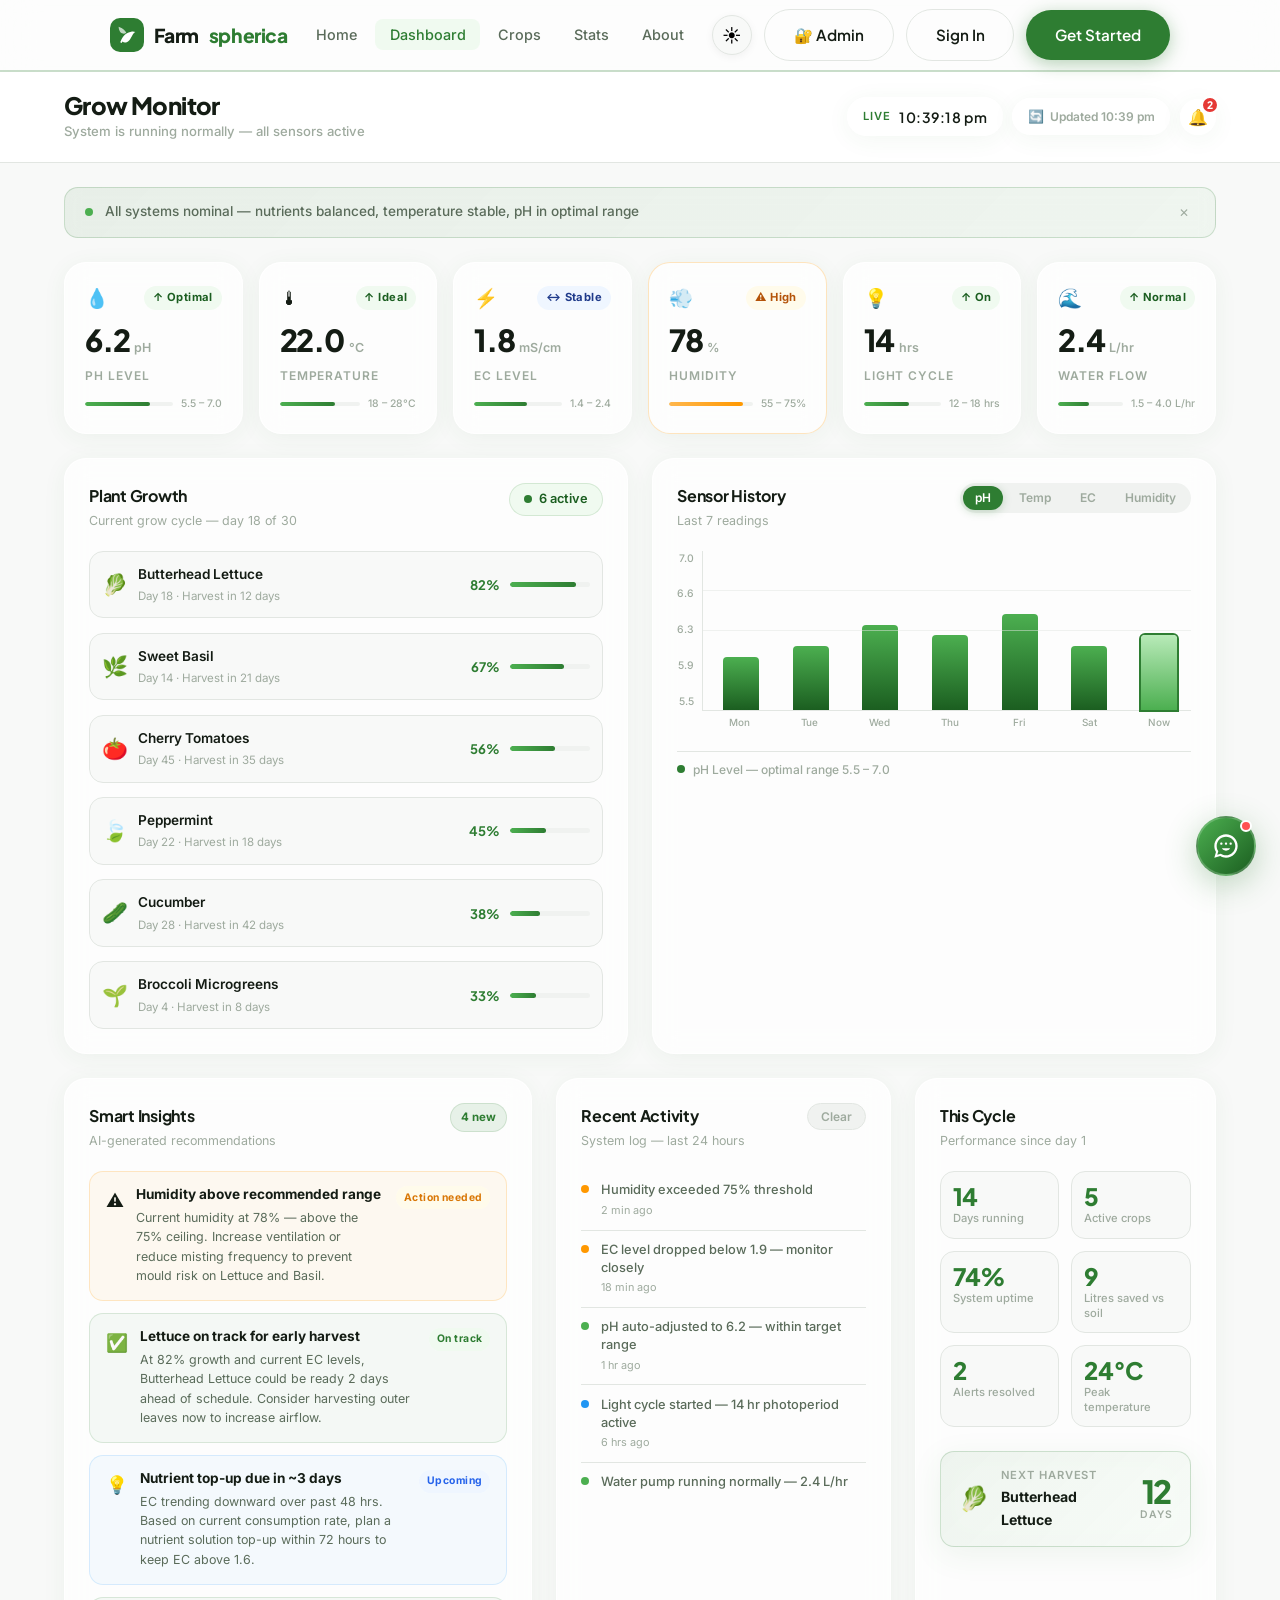
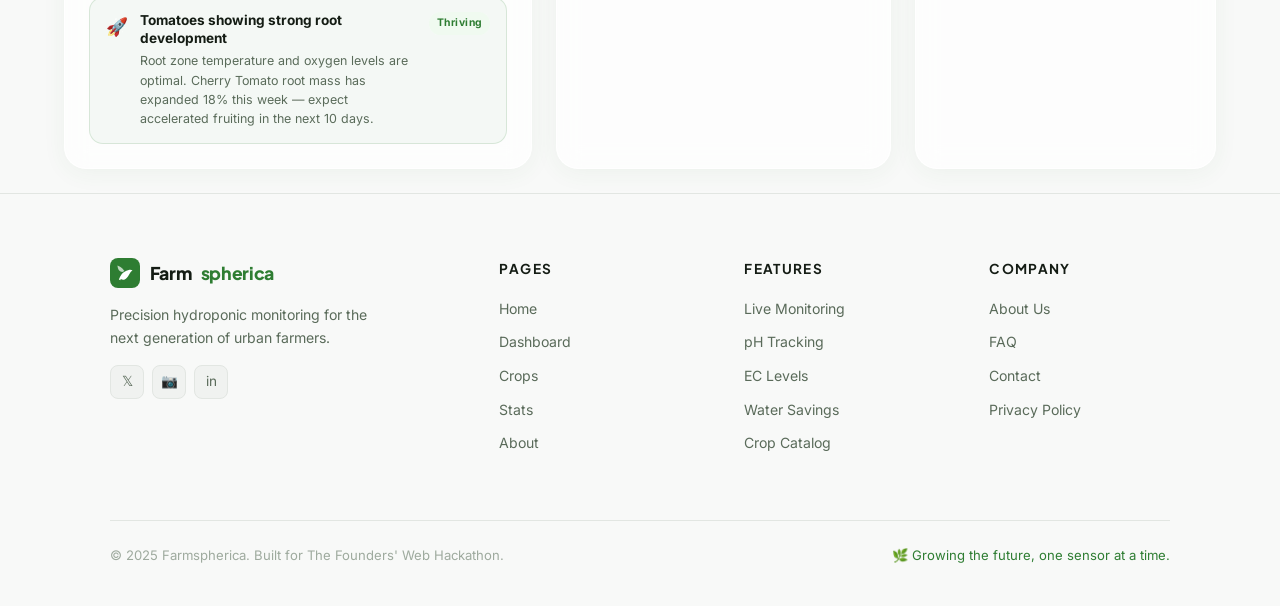
<file: dashboard.html>
<!DOCTYPE html>
<html lang="en" data-theme="light">

<head>
  <meta charset="UTF-8" />
  <meta name="viewport" content="width=device-width, initial-scale=1.0" />
  <title>Dashboard — Farmspherica</title>
  <link rel="stylesheet" href="style.css" />
  <link rel="stylesheet" href="mobile.css" />
  <link rel="stylesheet" href="dashboard.css" />
  <link rel="stylesheet" href="admin.css" />
  <link rel="preconnect" href="https://fonts.googleapis.com" />
  <link rel="preconnect" href="https://fonts.gstatic.com" crossorigin />
</head>

<body>

  <!-- ═══════════════ HEADER ═══════════════ -->
  <header class="site-header" id="site-header">
    <nav class="nav-inner">
      <a href="index.html" class="nav-logo">
        <div class="nav-logo-icon">
          <svg viewBox="0 0 24 24" xmlns="http://www.w3.org/2000/svg">
            <path
              d="M17 8C8 10 5.9 16.17 3.82 20.82L5.71 21.5C5.96 20.97 6.23 20.43 6.5 19.91C7.44 20.58 8.5 21 9.5 21C13.5 21 15.5 17.5 17.5 14C18.5 12.27 20 9.5 22 8.5C20.93 7.83 18.79 7.65 17 8Z" />
            <path d="M2 2C2 2 2 8 6 10C9.5 11.73 11 9 11 9C11 9 9 6 6 4L2 2Z" opacity="0.7" />
          </svg>
        </div>
        Farm<span>spherica</span>
      </a>

      <ul class="nav-links">
        <li><a href="index.html">Home</a></li>
        <li><a href="dashboard.html" class="active">Dashboard</a></li>
        <li><a href="crops.html">Crops</a></li>
        <li><a href="stats.html">Stats</a></li>
        <li><a href="about.html">About</a></li>
      </ul>

      <div class="nav-actions">
        <button class="theme-toggle" id="themeToggle" aria-label="Toggle dark mode"></button>
        <a href="admin-login.html" class="btn btn-ghost dash-admin-btn">🔐 Admin</a>
        <a href="login.html" class="btn btn-ghost nav-login-btn">Sign In</a>
        <a href="login.html" class="btn btn-primary nav-signup-btn">Get Started</a>
      </div>

      <button class="nav-hamburger" id="navHamburger" aria-label="Open menu">
        <span></span><span></span><span></span>
      </button>
    </nav>
  </header>

  <nav class="nav-mobile" id="navMobile">
    <a href="index.html">Home</a>
    <a href="dashboard.html" class="active">Dashboard</a>
    <a href="crops.html">Crops</a>
    <a href="stats.html">Stats</a>
    <a href="about.html">About</a>
    <div class="nav-mobile-divider"></div>
    <a href="admin-login.html" class="nav-mobile-login">🔐 Admin</a>
    <a href="login.html" class="nav-mobile-login" id="navMobileLogin">Sign In</a>
  </nav>

  <main class="dash-main">

    <!-- ═══════════════ DASH HEADER BAR ═══════════════ -->
    <div class="dash-topbar">
      <div class="dash-topbar-inner">
        <div class="dash-topbar-left">
          <div class="dash-greeting">
            <h1 class="dash-title">Grow Monitor</h1>
            <p class="dash-subtitle">System is running normally — all sensors active</p>
          </div>
        </div>
        <div class="dash-topbar-right">
          <div class="dash-clock-wrap glass-card">
            <span class="dash-clock-label">Live</span>
            <span class="dash-clock" id="live-clock">--:--:--</span>
          </div>
          <div class="dash-refresh glass-card">
            <span class="dash-refresh-icon" id="refreshIcon">🔄</span>
            <span id="last-refreshed">Updating…</span>
          </div>
          <button class="dash-alert-btn glass-card" id="alertToggleBtn" aria-label="View alerts">
            🔔
            <span class="alert-badge" id="alertBadge">2</span>
          </button>
        </div>
      </div>
    </div>

    <div class="dash-body">

      <!-- ═══════════════ SYSTEM STATUS BANNER ═══════════════ -->
      <div class="status-banner reveal" id="statusBanner">
        <div class="status-banner-dot"></div>
        <span class="status-banner-text" id="statusText">All systems nominal — nutrients balanced, temperature stable,
          pH in optimal range</span>
        <button class="status-banner-close" id="bannerClose" aria-label="Dismiss">✕</button>
      </div>

      <!-- ═══════════════ STAT CARDS ROW ═══════════════ -->
      <div class="stat-cards-grid">

        <div class="stat-card glass-card reveal delay-1" data-status="good">
          <div class="stat-card-top">
            <div class="stat-card-icon">💧</div>
            <div class="stat-card-trend trend-up" id="trend-ph">↑ Optimal</div>
          </div>
          <div class="stat-card-value">
            <span class="stat-big" id="sensor-ph">6.2</span>
            <span class="stat-unit">pH</span>
          </div>
          <div class="stat-card-label">pH Level</div>
          <div class="stat-card-bar">
            <div class="stat-bar-track">
              <div class="stat-bar-fill" id="bar-ph" style="width:0%" data-width="74%"></div>
            </div>
            <span class="stat-bar-range">5.5 – 7.0</span>
          </div>
        </div>

        <div class="stat-card glass-card reveal delay-2" data-status="good">
          <div class="stat-card-top">
            <div class="stat-card-icon">🌡</div>
            <div class="stat-card-trend trend-up" id="trend-temp">↑ Ideal</div>
          </div>
          <div class="stat-card-value">
            <span class="stat-big" id="sensor-temp">22.0</span>
            <span class="stat-unit">°C</span>
          </div>
          <div class="stat-card-label">Temperature</div>
          <div class="stat-card-bar">
            <div class="stat-bar-track">
              <div class="stat-bar-fill" id="bar-temp" style="width:0%" data-width="68%"></div>
            </div>
            <span class="stat-bar-range">18 – 28°C</span>
          </div>
        </div>

        <div class="stat-card glass-card reveal delay-3" data-status="good">
          <div class="stat-card-top">
            <div class="stat-card-icon">⚡</div>
            <div class="stat-card-trend trend-stable" id="trend-ec">↔ Stable</div>
          </div>
          <div class="stat-card-value">
            <span class="stat-big" id="sensor-ec">1.8</span>
            <span class="stat-unit">mS/cm</span>
          </div>
          <div class="stat-card-label">EC Level</div>
          <div class="stat-card-bar">
            <div class="stat-bar-track">
              <div class="stat-bar-fill" id="bar-ec" style="width:0%" data-width="60%"></div>
            </div>
            <span class="stat-bar-range">1.4 – 2.4</span>
          </div>
        </div>

        <div class="stat-card glass-card reveal delay-4" data-status="warn">
          <div class="stat-card-top">
            <div class="stat-card-icon">💨</div>
            <div class="stat-card-trend trend-warn" id="trend-hum">⚠ High</div>
          </div>
          <div class="stat-card-value">
            <span class="stat-big" id="sensor-hum">78</span>
            <span class="stat-unit">%</span>
          </div>
          <div class="stat-card-label">Humidity</div>
          <div class="stat-card-bar">
            <div class="stat-bar-track">
              <div class="stat-bar-fill warn" id="bar-hum" style="width:0%" data-width="88%"></div>
            </div>
            <span class="stat-bar-range">55 – 75%</span>
          </div>
        </div>

        <div class="stat-card glass-card reveal delay-5" data-status="good">
          <div class="stat-card-top">
            <div class="stat-card-icon">💡</div>
            <div class="stat-card-trend trend-up" id="trend-light">↑ On</div>
          </div>
          <div class="stat-card-value">
            <span class="stat-big" id="sensor-light">14</span>
            <span class="stat-unit">hrs</span>
          </div>
          <div class="stat-card-label">Light Cycle</div>
          <div class="stat-card-bar">
            <div class="stat-bar-track">
              <div class="stat-bar-fill" id="bar-light" style="width:0%" data-width="58%"></div>
            </div>
            <span class="stat-bar-range">12 – 18 hrs</span>
          </div>
        </div>

        <div class="stat-card glass-card reveal delay-6" data-status="good">
          <div class="stat-card-top">
            <div class="stat-card-icon">🌊</div>
            <div class="stat-card-trend trend-up" id="trend-water">↑ Normal</div>
          </div>
          <div class="stat-card-value">
            <span class="stat-big" id="sensor-water">2.4</span>
            <span class="stat-unit">L/hr</span>
          </div>
          <div class="stat-card-label">Water Flow</div>
          <div class="stat-card-bar">
            <div class="stat-bar-track">
              <div class="stat-bar-fill" id="bar-water" style="width:0%" data-width="48%"></div>
            </div>
            <span class="stat-bar-range">1.5 – 4.0 L/hr</span>
          </div>
        </div>

      </div>

      <!-- ═══════════════ MAIN GRID: CROPS + CHART + INSIGHTS ═══════════════ -->
      <div class="dash-mid-grid">

        <!-- PLANT GROWTH TRACKER -->
        <div class="dash-panel glass-card reveal" id="plantPanel">
          <div class="panel-header">
            <div>
              <h2 class="panel-title">Plant Growth</h2>
              <p class="panel-sub">Current grow cycle — day 18 of 30</p>
            </div>
            <span class="badge"><span class="dot"></span> 6 active</span>
          </div>

          <div class="plant-list" id="plantList">

            <div class="plant-item">
              <div class="plant-item-info">
                <span class="plant-item-emoji">🥬</span>
                <div class="plant-item-text">
                  <span class="plant-item-name">Butterhead Lettuce</span>
                  <span class="plant-item-meta">Day 18 · Harvest in 12 days</span>
                </div>
              </div>
              <div class="plant-item-right">
                <span class="plant-item-pct">82%</span>
                <div class="plant-progress-track">
                  <div class="plant-progress-fill dash-bar-fill" data-width="82%"></div>
                </div>
              </div>
            </div>

            <div class="plant-item">
              <div class="plant-item-info">
                <span class="plant-item-emoji">🌿</span>
                <div class="plant-item-text">
                  <span class="plant-item-name">Sweet Basil</span>
                  <span class="plant-item-meta">Day 14 · Harvest in 21 days</span>
                </div>
              </div>
              <div class="plant-item-right">
                <span class="plant-item-pct">67%</span>
                <div class="plant-progress-track">
                  <div class="plant-progress-fill dash-bar-fill" data-width="67%"></div>
                </div>
              </div>
            </div>

            <div class="plant-item">
              <div class="plant-item-info">
                <span class="plant-item-emoji">🍅</span>
                <div class="plant-item-text">
                  <span class="plant-item-name">Cherry Tomatoes</span>
                  <span class="plant-item-meta">Day 45 · Harvest in 35 days</span>
                </div>
              </div>
              <div class="plant-item-right">
                <span class="plant-item-pct">56%</span>
                <div class="plant-progress-track">
                  <div class="plant-progress-fill dash-bar-fill" data-width="56%"></div>
                </div>
              </div>
            </div>

            <div class="plant-item">
              <div class="plant-item-info">
                <span class="plant-item-emoji">🍃</span>
                <div class="plant-item-text">
                  <span class="plant-item-name">Peppermint</span>
                  <span class="plant-item-meta">Day 22 · Harvest in 18 days</span>
                </div>
              </div>
              <div class="plant-item-right">
                <span class="plant-item-pct">45%</span>
                <div class="plant-progress-track">
                  <div class="plant-progress-fill dash-bar-fill" data-width="45%"></div>
                </div>
              </div>
            </div>

            <div class="plant-item">
              <div class="plant-item-info">
                <span class="plant-item-emoji">🥒</span>
                <div class="plant-item-text">
                  <span class="plant-item-name">Cucumber</span>
                  <span class="plant-item-meta">Day 28 · Harvest in 42 days</span>
                </div>
              </div>
              <div class="plant-item-right">
                <span class="plant-item-pct">38%</span>
                <div class="plant-progress-track">
                  <div class="plant-progress-fill dash-bar-fill" data-width="38%"></div>
                </div>
              </div>
            </div>

            <div class="plant-item">
              <div class="plant-item-info">
                <span class="plant-item-emoji">🌱</span>
                <div class="plant-item-text">
                  <span class="plant-item-name">Broccoli Microgreens</span>
                  <span class="plant-item-meta">Day 4 · Harvest in 8 days</span>
                </div>
              </div>
              <div class="plant-item-right">
                <span class="plant-item-pct">33%</span>
                <div class="plant-progress-track">
                  <div class="plant-progress-fill dash-bar-fill" data-width="33%"></div>
                </div>
              </div>
            </div>

          </div>
        </div>

        <!-- SENSOR HISTORY CHART -->
        <div class="dash-panel glass-card reveal delay-2" id="chartPanel">
          <div class="panel-header">
            <div>
              <h2 class="panel-title">Sensor History</h2>
              <p class="panel-sub">Last 7 readings</p>
            </div>
            <div class="chart-tabs">
              <button class="chart-tab active" data-metric="ph">pH</button>
              <button class="chart-tab" data-metric="temp">Temp</button>
              <button class="chart-tab" data-metric="ec">EC</button>
              <button class="chart-tab" data-metric="hum">Humidity</button>
            </div>
          </div>
          <div class="chart-area">
            <div class="chart-y-labels" id="chartYLabels"></div>
            <div class="chart-bars-wrap">
              <div class="chart-bars" id="chartBars"></div>
              <div class="chart-x-labels" id="chartXLabels"></div>
            </div>
          </div>
          <div class="chart-legend">
            <span class="chart-legend-dot"></span>
            <span class="chart-legend-label" id="chartLegendLabel">pH Level — optimal range 5.5 – 7.0</span>
          </div>
        </div>

      </div>

      <!-- ═══════════════ INSIGHTS + ALERTS ROW ═══════════════ -->
      <div class="dash-bottom-grid">

        <!-- INSIGHTS PANEL -->
        <div class="dash-panel glass-card reveal" id="insightsPanel">
          <div class="panel-header">
            <div>
              <h2 class="panel-title">Smart Insights</h2>
              <p class="panel-sub">AI-generated recommendations</p>
            </div>
            <span class="insight-count-badge" id="insightCount">4 new</span>
          </div>

          <div class="insights-list" id="insightsList">

            <div class="insight-item insight-warn reveal delay-1">
              <div class="insight-icon">⚠️</div>
              <div class="insight-body">
                <p class="insight-title">Humidity above recommended range</p>
                <p class="insight-desc">Current humidity at 78% — above the 75% ceiling. Increase ventilation or reduce
                  misting frequency to prevent mould risk on Lettuce and Basil.</p>
              </div>
              <span class="insight-tag tag-warn">Action needed</span>
            </div>

            <div class="insight-item insight-good reveal delay-2">
              <div class="insight-icon">✅</div>
              <div class="insight-body">
                <p class="insight-title">Lettuce on track for early harvest</p>
                <p class="insight-desc">At 82% growth and current EC levels, Butterhead Lettuce could be ready 2 days
                  ahead of schedule. Consider harvesting outer leaves now to increase airflow.</p>
              </div>
              <span class="insight-tag tag-good">On track</span>
            </div>

            <div class="insight-item insight-info reveal delay-3">
              <div class="insight-icon">💡</div>
              <div class="insight-body">
                <p class="insight-title">Nutrient top-up due in ~3 days</p>
                <p class="insight-desc">EC trending downward over past 48 hrs. Based on current consumption rate, plan a
                  nutrient solution top-up within 72 hours to keep EC above 1.6.</p>
              </div>
              <span class="insight-tag tag-info">Upcoming</span>
            </div>

            <div class="insight-item insight-good reveal delay-4">
              <div class="insight-icon">🚀</div>
              <div class="insight-body">
                <p class="insight-title">Tomatoes showing strong root development</p>
                <p class="insight-desc">Root zone temperature and oxygen levels are optimal. Cherry Tomato root mass has
                  expanded 18% this week — expect accelerated fruiting in the next 10 days.</p>
              </div>
              <span class="insight-tag tag-good">Thriving</span>
            </div>

          </div>
        </div>

        <!-- ALERTS + ACTIVITY PANEL -->
        <div class="dash-panel glass-card reveal delay-2" id="alertsPanel">
          <div class="panel-header">
            <div>
              <h2 class="panel-title">Recent Activity</h2>
              <p class="panel-sub">System log — last 24 hours</p>
            </div>
            <button class="clear-log-btn" id="clearLogBtn">Clear</button>
          </div>

          <div class="activity-log" id="activityLog">

            <div class="activity-item activity-warn">
              <div class="activity-dot dot-warn"></div>
              <div class="activity-body">
                <p class="activity-text">Humidity exceeded 75% threshold</p>
                <span class="activity-time">2 min ago</span>
              </div>
            </div>

            <div class="activity-item activity-warn">
              <div class="activity-dot dot-warn"></div>
              <div class="activity-body">
                <p class="activity-text">EC level dropped below 1.9 — monitor closely</p>
                <span class="activity-time">18 min ago</span>
              </div>
            </div>

            <div class="activity-item activity-good">
              <div class="activity-dot dot-good"></div>
              <div class="activity-body">
                <p class="activity-text">pH auto-adjusted to 6.2 — within target range</p>
                <span class="activity-time">1 hr ago</span>
              </div>
            </div>

            <div class="activity-item activity-info">
              <div class="activity-dot dot-info"></div>
              <div class="activity-body">
                <p class="activity-text">Light cycle started — 14 hr photoperiod active</p>
                <span class="activity-time">6 hrs ago</span>
              </div>
            </div>

            <div class="activity-item activity-good">
              <div class="activity-dot dot-good"></div>
              <div class="activity-body">
                <p class="activity-text">Water pump running normally — 2.4 L/hr</p>
                <span class="activity-time">6 hrs ago</span>
              </div>
            </div>

            <div class="activity-item activity-good">
              <div class="activity-dot dot-good"></div>
              <div class="activity-body">
                <p class="activity-text">Temperature stable at 22°C for 12+ hours</p>
                <span class="activity-time">12 hrs ago</span>
              </div>
            </div>

            <div class="activity-item activity-info">
              <div class="activity-dot dot-info"></div>
              <div class="activity-body">
                <p class="activity-text">Daily nutrient dosage completed successfully</p>
                <span class="activity-time">18 hrs ago</span>
              </div>
            </div>

            <div class="activity-item activity-good">
              <div class="activity-dot dot-good"></div>
              <div class="activity-body">
                <p class="activity-text">System health check passed — all sensors online</p>
                <span class="activity-time">24 hrs ago</span>
              </div>
            </div>

          </div>
        </div>

        <!-- QUICK STATS PANEL -->
        <div class="dash-panel glass-card reveal delay-3" id="quickStatsPanel">
          <div class="panel-header">
            <div>
              <h2 class="panel-title">This Cycle</h2>
              <p class="panel-sub">Performance since day 1</p>
            </div>
          </div>

          <div class="quick-stats-grid">
            <div class="quick-stat-item">
              <span class="quick-stat-num" data-count="18">0</span>
              <span class="quick-stat-label">Days running</span>
            </div>
            <div class="quick-stat-item">
              <span class="quick-stat-num" data-count="6">0</span>
              <span class="quick-stat-label">Active crops</span>
            </div>
            <div class="quick-stat-item">
              <span class="quick-stat-num" data-count="94" data-suffix="%">0</span>
              <span class="quick-stat-label">System uptime</span>
            </div>
            <div class="quick-stat-item">
              <span class="quick-stat-num" data-count="12">0</span>
              <span class="quick-stat-label">Litres saved vs soil</span>
            </div>
            <div class="quick-stat-item">
              <span class="quick-stat-num" data-count="3">0</span>
              <span class="quick-stat-label">Alerts resolved</span>
            </div>
            <div class="quick-stat-item">
              <span class="quick-stat-num" data-count="31" data-suffix="°C">0</span>
              <span class="quick-stat-label">Peak temperature</span>
            </div>
          </div>

          <!-- Next harvest countdown -->
          <div class="harvest-countdown glass">
            <span class="harvest-icon">🥬</span>
            <div class="harvest-text">
              <p class="harvest-label">Next harvest</p>
              <p class="harvest-crop">Butterhead Lettuce</p>
            </div>
            <div class="harvest-days">
              <span class="harvest-num" id="harvestDays">12</span>
              <span class="harvest-unit">days</span>
            </div>
          </div>
        </div>

      </div>

    </div><!-- /dash-body -->
  </main>

  <!-- ═══════════════ FOOTER ═══════════════ -->
  <footer class="site-footer">
    <div class="footer-inner">
      <div class="footer-top">
        <div class="footer-brand">
          <div class="footer-logo">
            <div class="footer-logo-icon">
              <svg viewBox="0 0 24 24">
                <path
                  d="M17 8C8 10 5.9 16.17 3.82 20.82L5.71 21.5C5.96 20.97 6.23 20.43 6.5 19.91C7.44 20.58 8.5 21 9.5 21C13.5 21 15.5 17.5 17.5 14C18.5 12.27 20 9.5 22 8.5C20.93 7.83 18.79 7.65 17 8Z" />
                <path d="M2 2C2 2 2 8 6 10C9.5 11.73 11 9 11 9C11 9 9 6 6 4L2 2Z" opacity="0.7" />
              </svg>
            </div>
            Farm<span style="color:var(--accent)">spherica</span>
          </div>
          <p class="footer-tagline">Precision hydroponic monitoring for the next generation of urban farmers.</p>
          <div class="footer-socials">
            <a class="social-btn" href="#">𝕏</a>
            <a class="social-btn" href="#">📷</a>
            <a class="social-btn" href="#">in</a>
          </div>
        </div>
        <div>
          <p class="footer-col-title">Pages</p>
          <ul class="footer-links">
            <li><a href="index.html">Home</a></li>
            <li><a href="dashboard.html">Dashboard</a></li>
            <li><a href="crops.html">Crops</a></li>
            <li><a href="stats.html">Stats</a></li>
            <li><a href="about.html">About</a></li>
          </ul>
        </div>
        <div>
          <p class="footer-col-title">Features</p>
          <ul class="footer-links">
            <li><a href="#">Live Monitoring</a></li>
            <li><a href="#">pH Tracking</a></li>
            <li><a href="#">EC Levels</a></li>
            <li><a href="stats.html">Water Savings</a></li>
            <li><a href="crops.html">Crop Catalog</a></li>
          </ul>
        </div>
        <div>
          <p class="footer-col-title">Company</p>
          <ul class="footer-links">
            <li><a href="about.html">About Us</a></li>
            <li><a href="about.html#faq">FAQ</a></li>
            <li><a href="#">Contact</a></li>
            <li><a href="#">Privacy Policy</a></li>
          </ul>
        </div>
      </div>
      <div class="footer-bottom">
        <p class="footer-copy">© 2025 Farmspherica. Built for The Founders' Web Hackathon.</p>
        <p class="footer-copy" style="color: var(--accent);">🌿 Growing the future, one sensor at a time.</p>
      </div>
    </div>
  </footer>

  <script src="auth.js"></script>
  <script src="app.js"></script>
  <script src="dashboard.js"></script>
</body>

</html>
</file>
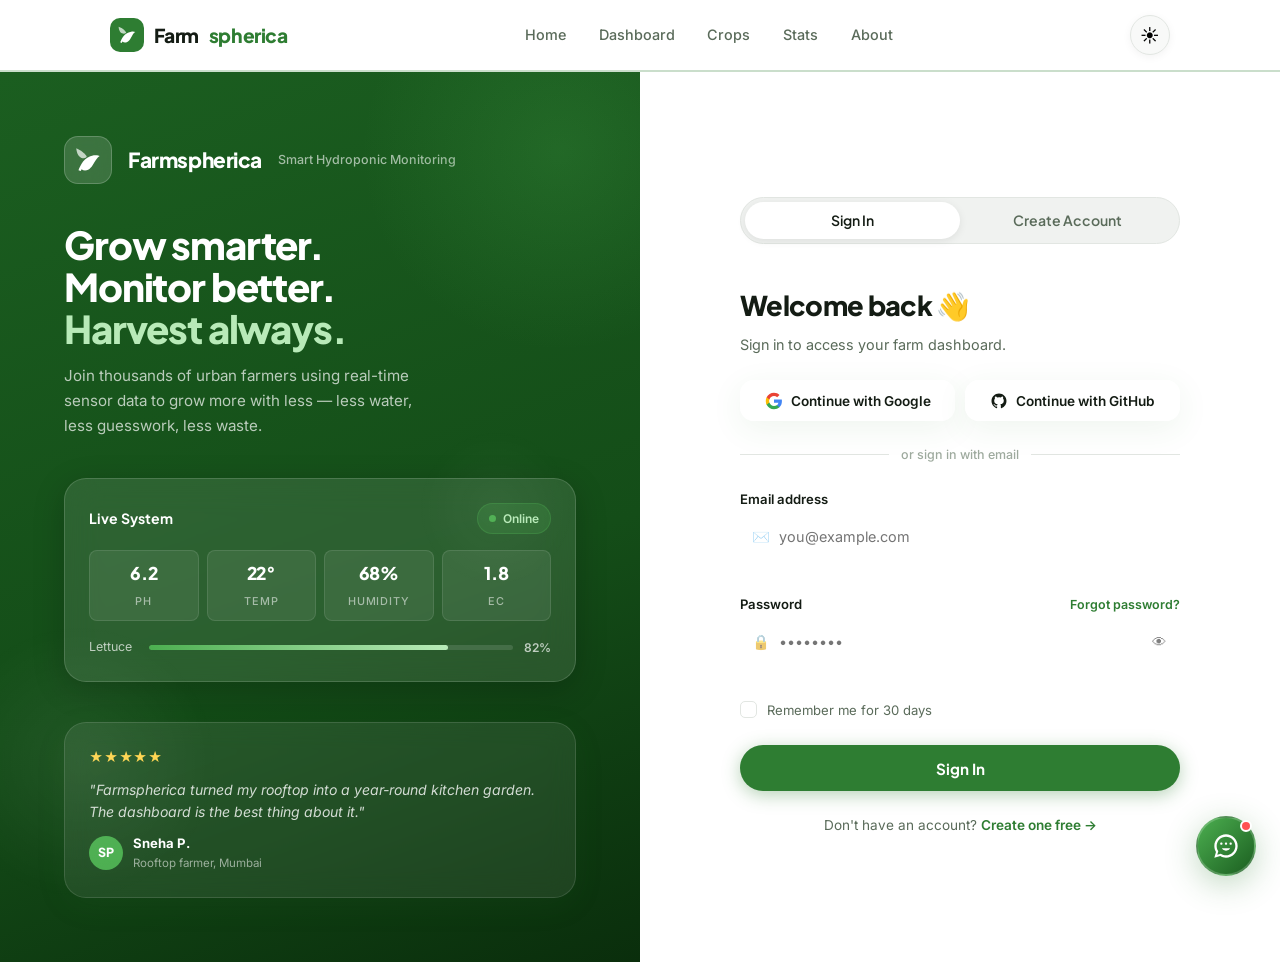
<file: login.html>
<!DOCTYPE html>
<html lang="en" data-theme="light">
<head>
  <meta charset="UTF-8" />
  <meta name="viewport" content="width=device-width, initial-scale=1.0" />
  <title>Login — Farmspherica</title>
  <link rel="stylesheet" href="style.css" />
  <link rel="stylesheet" href="login.css" />
  <link rel="stylesheet" href="mobile.css" />
  <link rel="preconnect" href="https://fonts.googleapis.com" />
  <link rel="preconnect" href="https://fonts.gstatic.com" crossorigin />
</head>
<body class="login-body">

  <!-- ═══════════════ HEADER ═══════════════ -->
  <header class="site-header" id="site-header">
    <nav class="nav-inner">
      <a href="index.html" class="nav-logo">
        <div class="nav-logo-icon">
          <svg viewBox="0 0 24 24" xmlns="http://www.w3.org/2000/svg">
            <path d="M17 8C8 10 5.9 16.17 3.82 20.82L5.71 21.5C5.96 20.97 6.23 20.43 6.5 19.91C7.44 20.58 8.5 21 9.5 21C13.5 21 15.5 17.5 17.5 14C18.5 12.27 20 9.5 22 8.5C20.93 7.83 18.79 7.65 17 8Z"/>
            <path d="M2 2C2 2 2 8 6 10C9.5 11.73 11 9 11 9C11 9 9 6 6 4L2 2Z" opacity="0.7"/>
          </svg>
        </div>
        Farm<span>spherica</span>
      </a>

      <ul class="nav-links">
        <li><a href="index.html">Home</a></li>
        <li><a href="dashboard.html">Dashboard</a></li>
        <li><a href="crops.html">Crops</a></li>
        <li><a href="stats.html">Stats</a></li>
        <li><a href="about.html">About</a></li>
      </ul>

      <div class="nav-actions">
        <button class="theme-toggle" id="themeToggle" aria-label="Toggle dark mode"></button>
      </div>

      <button class="nav-hamburger" id="navHamburger" aria-label="Open menu">
        <span></span><span></span><span></span>
      </button>
    </nav>
  </header>

  <nav class="nav-mobile" id="navMobile">
    <a href="index.html">Home</a>
    <a href="dashboard.html">Dashboard</a>
    <a href="crops.html">Crops</a>
    <a href="stats.html">Stats</a>
    <a href="about.html">About</a>
  </nav>

  <!-- ═══════════════ MAIN ═══════════════ -->
  <main class="login-main">

    <!-- Left panel — branding -->
    <div class="login-left">
      <div class="login-left-inner">

        <!-- Floating orbs -->
        <div class="orb orb-1"></div>
        <div class="orb orb-2"></div>
        <div class="orb orb-3"></div>

        <div class="login-brand">
          <div class="login-brand-logo">
            <svg viewBox="0 0 24 24" xmlns="http://www.w3.org/2000/svg">
              <path d="M17 8C8 10 5.9 16.17 3.82 20.82L5.71 21.5C5.96 20.97 6.23 20.43 6.5 19.91C7.44 20.58 8.5 21 9.5 21C13.5 21 15.5 17.5 17.5 14C18.5 12.27 20 9.5 22 8.5C20.93 7.83 18.79 7.65 17 8Z"/>
              <path d="M2 2C2 2 2 8 6 10C9.5 11.73 11 9 11 9C11 9 9 6 6 4L2 2Z" opacity="0.7"/>
            </svg>
          </div>
          <h1 class="login-brand-name">Farmspherica</h1>
          <p class="login-brand-tag">Smart Hydroponic Monitoring</p>
        </div>

        <div class="login-left-copy">
          <h2 class="login-left-headline">Grow smarter.<br>Monitor better.<br><span>Harvest always.</span></h2>
          <p class="login-left-sub">Join thousands of urban farmers using real-time sensor data to grow more with less — less water, less guesswork, less waste.</p>
        </div>

        <!-- Live preview card -->
        <div class="login-preview-card glass">
          <div class="preview-header">
            <span class="preview-title">Live System</span>
            <span class="status-pill"><span class="status-dot"></span> Online</span>
          </div>
          <div class="preview-stats">
            <div class="preview-stat">
              <span class="preview-stat-val" data-sensor="ph">6.2</span>
              <span class="preview-stat-label">pH</span>
            </div>
            <div class="preview-stat">
              <span class="preview-stat-val" data-sensor="temp">22°</span>
              <span class="preview-stat-label">Temp</span>
            </div>
            <div class="preview-stat">
              <span class="preview-stat-val" data-sensor="hum">68%</span>
              <span class="preview-stat-label">Humidity</span>
            </div>
            <div class="preview-stat">
              <span class="preview-stat-val" data-sensor="ec">1.8</span>
              <span class="preview-stat-label">EC</span>
            </div>
          </div>
          <div class="preview-bar-row">
            <span class="preview-bar-label">Lettuce</span>
            <div class="preview-track"><div class="preview-fill" style="width: 82%"></div></div>
            <span class="preview-bar-pct">82%</span>
          </div>
        </div>

        <!-- Testimonial strip -->
        <div class="login-testimonial glass">
          <div class="login-testimonial-stars">★★★★★</div>
          <p class="login-testimonial-text">"Farmspherica turned my rooftop into a year-round kitchen garden. The dashboard is the best thing about it."</p>
          <div class="login-testimonial-author">
            <div class="login-avatar">SP</div>
            <div>
              <p class="login-author-name">Sneha P.</p>
              <p class="login-author-role">Rooftop farmer, Mumbai</p>
            </div>
          </div>
        </div>

      </div>
    </div>

    <!-- Right panel — form -->
    <div class="login-right">
      <div class="login-form-wrap">

        <!-- Tab switcher -->
        <div class="auth-tabs">
          <button class="auth-tab active" id="tabLogin" data-tab="login">Sign In</button>
          <button class="auth-tab" id="tabSignup" data-tab="signup">Create Account</button>
          <div class="auth-tab-indicator" id="tabIndicator"></div>
        </div>

        <!-- ── LOGIN FORM ── -->
        <form class="auth-form active" id="formLogin" novalidate>
          <div class="form-header">
            <h2 class="form-title">Welcome back 👋</h2>
            <p class="form-subtitle">Sign in to access your farm dashboard.</p>
          </div>

          <!-- Social logins -->
          <div class="social-logins">
            <button type="button" class="social-login-btn glass" id="googleBtn">
              <svg class="social-icon" viewBox="0 0 24 24" xmlns="http://www.w3.org/2000/svg">
                <path d="M22.56 12.25c0-.78-.07-1.53-.2-2.25H12v4.26h5.92c-.26 1.37-1.04 2.53-2.21 3.31v2.77h3.57c2.08-1.92 3.28-4.74 3.28-8.09z" fill="#4285F4"/>
                <path d="M12 23c2.97 0 5.46-.98 7.28-2.66l-3.57-2.77c-.98.66-2.23 1.06-3.71 1.06-2.86 0-5.29-1.93-6.16-4.53H2.18v2.84C3.99 20.53 7.7 23 12 23z" fill="#34A853"/>
                <path d="M5.84 14.09c-.22-.66-.35-1.36-.35-2.09s.13-1.43.35-2.09V7.07H2.18C1.43 8.55 1 10.22 1 12s.43 3.45 1.18 4.93l2.85-2.22.81-.62z" fill="#FBBC05"/>
                <path d="M12 5.38c1.62 0 3.06.56 4.21 1.64l3.15-3.15C17.45 2.09 14.97 1 12 1 7.7 1 3.99 3.47 2.18 7.07l3.66 2.84c.87-2.6 3.3-4.53 6.16-4.53z" fill="#EA4335"/>
              </svg>
              Continue with Google
            </button>
            <button type="button" class="social-login-btn glass" id="githubBtn">
              <svg class="social-icon" viewBox="0 0 24 24" xmlns="http://www.w3.org/2000/svg" fill="currentColor">
                <path d="M12 2C6.477 2 2 6.484 2 12.017c0 4.425 2.865 8.18 6.839 9.504.5.092.682-.217.682-.483 0-.237-.008-.868-.013-1.703-2.782.605-3.369-1.343-3.369-1.343-.454-1.158-1.11-1.466-1.11-1.466-.908-.62.069-.608.069-.608 1.003.07 1.531 1.032 1.531 1.032.892 1.53 2.341 1.088 2.91.832.092-.647.35-1.088.636-1.338-2.22-.253-4.555-1.113-4.555-4.951 0-1.093.39-1.988 1.029-2.688-.103-.253-.446-1.272.098-2.65 0 0 .84-.27 2.75 1.026A9.564 9.564 0 0112 6.844c.85.004 1.705.115 2.504.337 1.909-1.296 2.747-1.027 2.747-1.027.546 1.379.202 2.398.1 2.651.64.7 1.028 1.595 1.028 2.688 0 3.848-2.339 4.695-4.566 4.943.359.309.678.92.678 1.855 0 1.338-.012 2.419-.012 2.747 0 .268.18.58.688.482A10.019 10.019 0 0022 12.017C22 6.484 17.522 2 12 2z"/>
              </svg>
              Continue with GitHub
            </button>
          </div>

          <div class="divider"><span>or sign in with email</span></div>

          <div class="form-fields">
            <div class="field-group" id="lg-email-group">
              <label class="field-label" for="loginEmail">Email address</label>
              <div class="field-input-wrap">
                <span class="field-icon">✉️</span>
                <input class="field-input" type="email" id="loginEmail" placeholder="you@example.com" autocomplete="email" />
              </div>
              <span class="field-error" id="lg-email-error"></span>
            </div>

            <div class="field-group" id="lg-pass-group">
              <div class="field-label-row">
                <label class="field-label" for="loginPassword">Password</label>
                <a href="#" class="forgot-link" id="forgotLink">Forgot password?</a>
              </div>
              <div class="field-input-wrap">
                <span class="field-icon">🔒</span>
                <input class="field-input" type="password" id="loginPassword" placeholder="••••••••" autocomplete="current-password" />
                <button type="button" class="toggle-pass" data-target="loginPassword" aria-label="Show password">👁</button>
              </div>
              <span class="field-error" id="lg-pass-error"></span>
            </div>

            <div class="field-check-row">
              <label class="check-label">
                <input type="checkbox" id="rememberMe" />
                <span class="check-custom"></span>
                <span>Remember me for 30 days</span>
              </label>
            </div>
          </div>

          <button type="submit" class="btn-submit" id="btnLogin">
            <span class="btn-submit-text">Sign In</span>
            <span class="btn-submit-spinner" aria-hidden="true"></span>
          </button>

          <p class="auth-switch">Don't have an account? <a href="#" id="switchToSignup">Create one free →</a></p>
        </form>

        <!-- ── SIGNUP FORM ── -->
        <form class="auth-form" id="formSignup" novalidate>
          <div class="form-header">
            <h2 class="form-title">Start growing 🌱</h2>
            <p class="form-subtitle">Create your free Farmspherica account.</p>
          </div>

          <!-- Social logins -->
          <div class="social-logins">
            <button type="button" class="social-login-btn glass">
              <svg class="social-icon" viewBox="0 0 24 24">
                <path d="M22.56 12.25c0-.78-.07-1.53-.2-2.25H12v4.26h5.92c-.26 1.37-1.04 2.53-2.21 3.31v2.77h3.57c2.08-1.92 3.28-4.74 3.28-8.09z" fill="#4285F4"/>
                <path d="M12 23c2.97 0 5.46-.98 7.28-2.66l-3.57-2.77c-.98.66-2.23 1.06-3.71 1.06-2.86 0-5.29-1.93-6.16-4.53H2.18v2.84C3.99 20.53 7.7 23 12 23z" fill="#34A853"/>
                <path d="M5.84 14.09c-.22-.66-.35-1.36-.35-2.09s.13-1.43.35-2.09V7.07H2.18C1.43 8.55 1 10.22 1 12s.43 3.45 1.18 4.93l2.85-2.22.81-.62z" fill="#FBBC05"/>
                <path d="M12 5.38c1.62 0 3.06.56 4.21 1.64l3.15-3.15C17.45 2.09 14.97 1 12 1 7.7 1 3.99 3.47 2.18 7.07l3.66 2.84c.87-2.6 3.3-4.53 6.16-4.53z" fill="#EA4335"/>
              </svg>
              Sign up with Google
            </button>
          </div>

          <div class="divider"><span>or sign up with email</span></div>

          <div class="form-fields">
            <div class="form-row-2">
              <div class="field-group" id="sg-fname-group">
                <label class="field-label" for="signupFname">First name</label>
                <div class="field-input-wrap">
                  <span class="field-icon">👤</span>
                  <input class="field-input" type="text" id="signupFname" placeholder="Aaradhya" autocomplete="given-name" />
                </div>
                <span class="field-error" id="sg-fname-error"></span>
              </div>
              <div class="field-group" id="sg-lname-group">
                <label class="field-label" for="signupLname">Last name</label>
                <div class="field-input-wrap">
                  <input class="field-input" type="text" id="signupLname" placeholder="Mishra" autocomplete="family-name" />
                </div>
                <span class="field-error" id="sg-lname-error"></span>
              </div>
            </div>

            <div class="field-group" id="sg-email-group">
              <label class="field-label" for="signupEmail">Email address</label>
              <div class="field-input-wrap">
                <span class="field-icon">✉️</span>
                <input class="field-input" type="email" id="signupEmail" placeholder="you@example.com" autocomplete="email" />
              </div>
              <span class="field-error" id="sg-email-error"></span>
            </div>

            <div class="field-group" id="sg-pass-group">
              <label class="field-label" for="signupPassword">Password</label>
              <div class="field-input-wrap">
                <span class="field-icon">🔒</span>
                <input class="field-input" type="password" id="signupPassword" placeholder="Min. 8 characters" autocomplete="new-password" />
                <button type="button" class="toggle-pass" data-target="signupPassword" aria-label="Show password">👁</button>
              </div>
              <div class="password-strength" id="passStrength">
                <div class="strength-bars">
                  <div class="strength-bar" id="sbar1"></div>
                  <div class="strength-bar" id="sbar2"></div>
                  <div class="strength-bar" id="sbar3"></div>
                  <div class="strength-bar" id="sbar4"></div>
                </div>
                <span class="strength-label" id="strengthLabel">Enter a password</span>
              </div>
              <span class="field-error" id="sg-pass-error"></span>
            </div>

            <div class="field-group" id="sg-confirm-group">
              <label class="field-label" for="signupConfirm">Confirm password</label>
              <div class="field-input-wrap">
                <span class="field-icon">🔒</span>
                <input class="field-input" type="password" id="signupConfirm" placeholder="Re-enter password" autocomplete="new-password" />
              </div>
              <span class="field-error" id="sg-confirm-error"></span>
            </div>

            <div class="field-check-row">
              <label class="check-label">
                <input type="checkbox" id="agreeTerms" />
                <span class="check-custom"></span>
                <span>I agree to the <a href="#" class="inline-link">Terms of Service</a> and <a href="#" class="inline-link">Privacy Policy</a></span>
              </label>
              <span class="field-error" id="sg-terms-error"></span>
            </div>
          </div>

          <button type="submit" class="btn-submit" id="btnSignup">
            <span class="btn-submit-text">Create Account</span>
            <span class="btn-submit-spinner" aria-hidden="true"></span>
          </button>

          <p class="auth-switch">Already have an account? <a href="#" id="switchToLogin">Sign in →</a></p>
        </form>

        <!-- ── SUCCESS STATE ── -->
        <div class="auth-success" id="authSuccess" style="display:none;">
          <div class="success-icon">🌿</div>
          <h2 class="form-title">You're in!</h2>
          <p class="form-subtitle" id="successMsg">Welcome back. Redirecting to your dashboard…</p>
          <div class="success-progress">
            <div class="success-progress-fill" id="successBar"></div>
          </div>
        </div>

        <!-- Forgot password overlay -->
        <div class="forgot-overlay" id="forgotOverlay" style="display:none;">
          <button class="forgot-back" id="forgotBack">← Back to sign in</button>
          <div class="form-header">
            <h2 class="form-title">Reset password 🔑</h2>
            <p class="form-subtitle">Enter your email and we'll send a reset link.</p>
          </div>
          <div class="form-fields">
            <div class="field-group">
              <label class="field-label" for="resetEmail">Email address</label>
              <div class="field-input-wrap">
                <span class="field-icon">✉️</span>
                <input class="field-input" type="email" id="resetEmail" placeholder="you@example.com" />
              </div>
            </div>
          </div>
          <button type="button" class="btn-submit" id="btnReset">
            <span class="btn-submit-text">Send Reset Link</span>
            <span class="btn-submit-spinner"></span>
          </button>
          <div class="reset-sent" id="resetSent" style="display:none;">
            <span>✅ Reset link sent! Check your inbox.</span>
          </div>
        </div>

      </div>
    </div>
  </main>

  <script src="auth.js"></script>
  <script src="app.js"></script>
  <script src="login.js"></script>
</body>
</html>
</file>
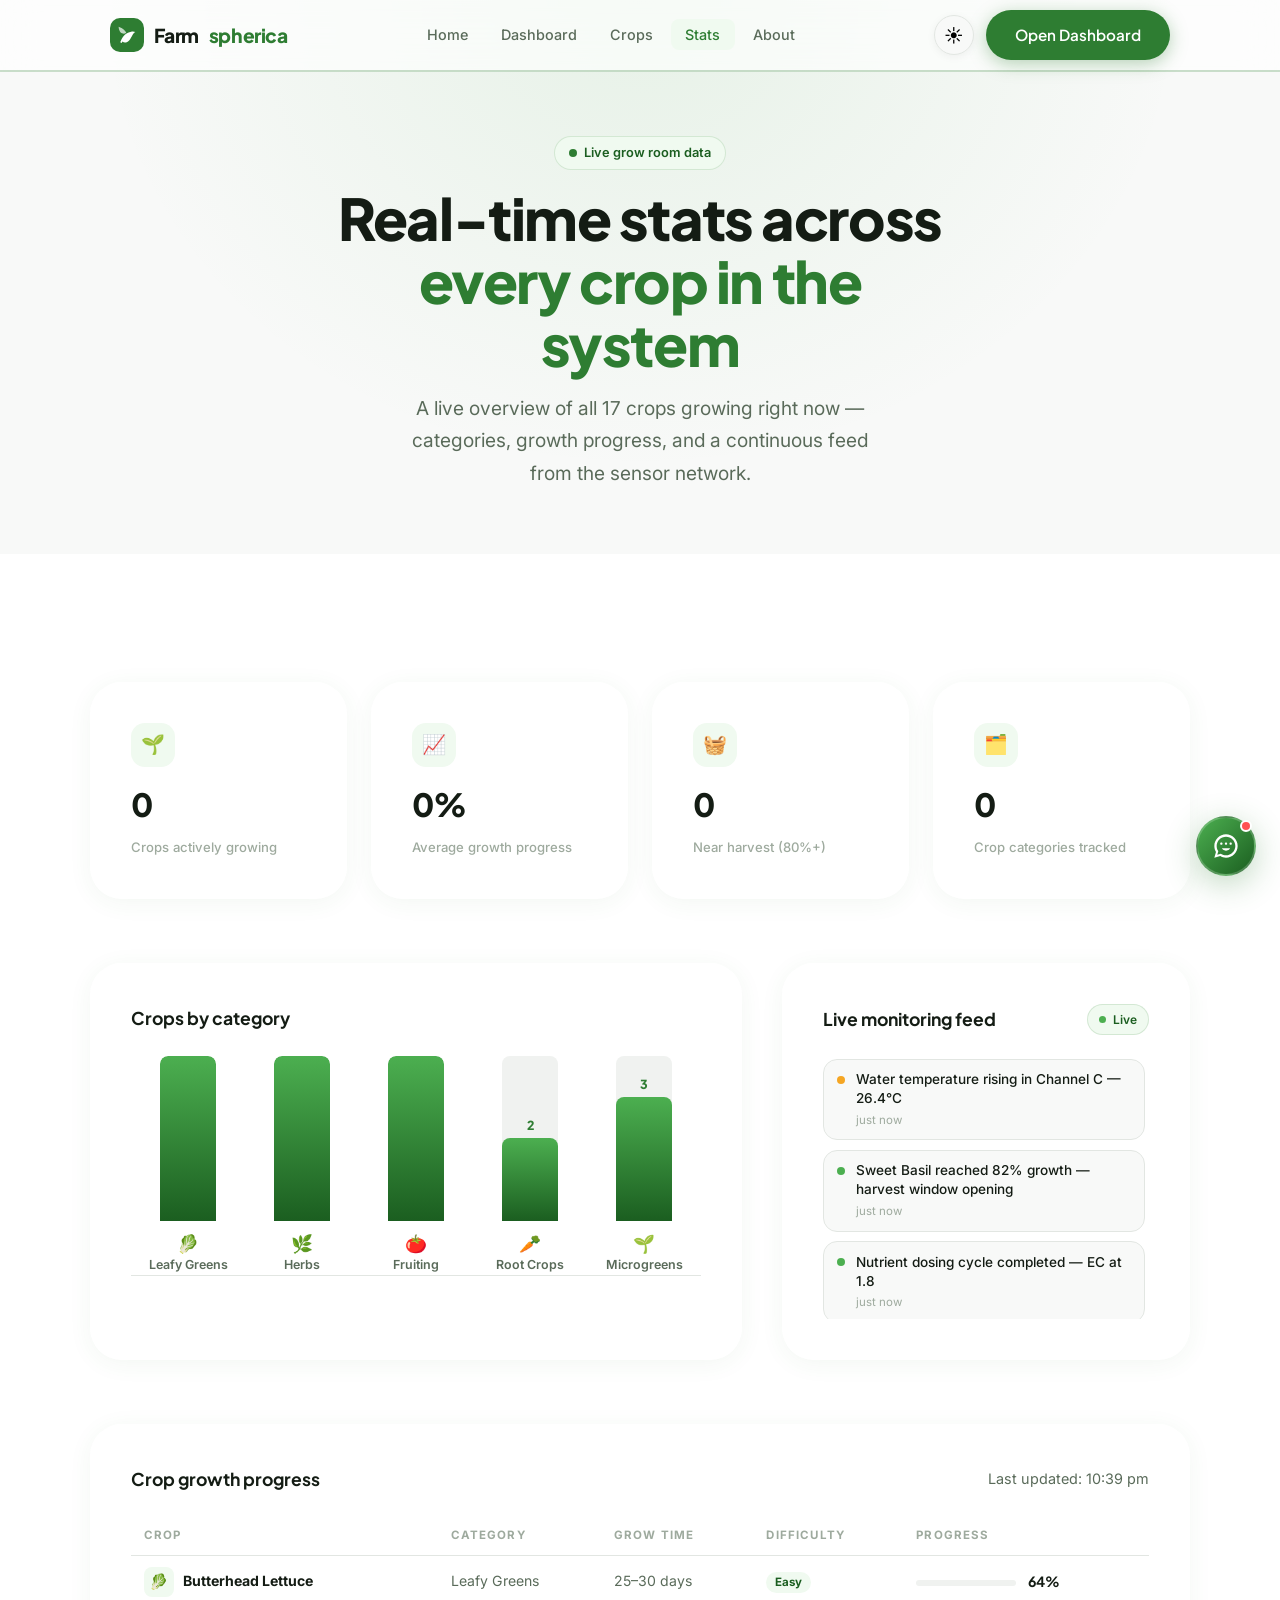
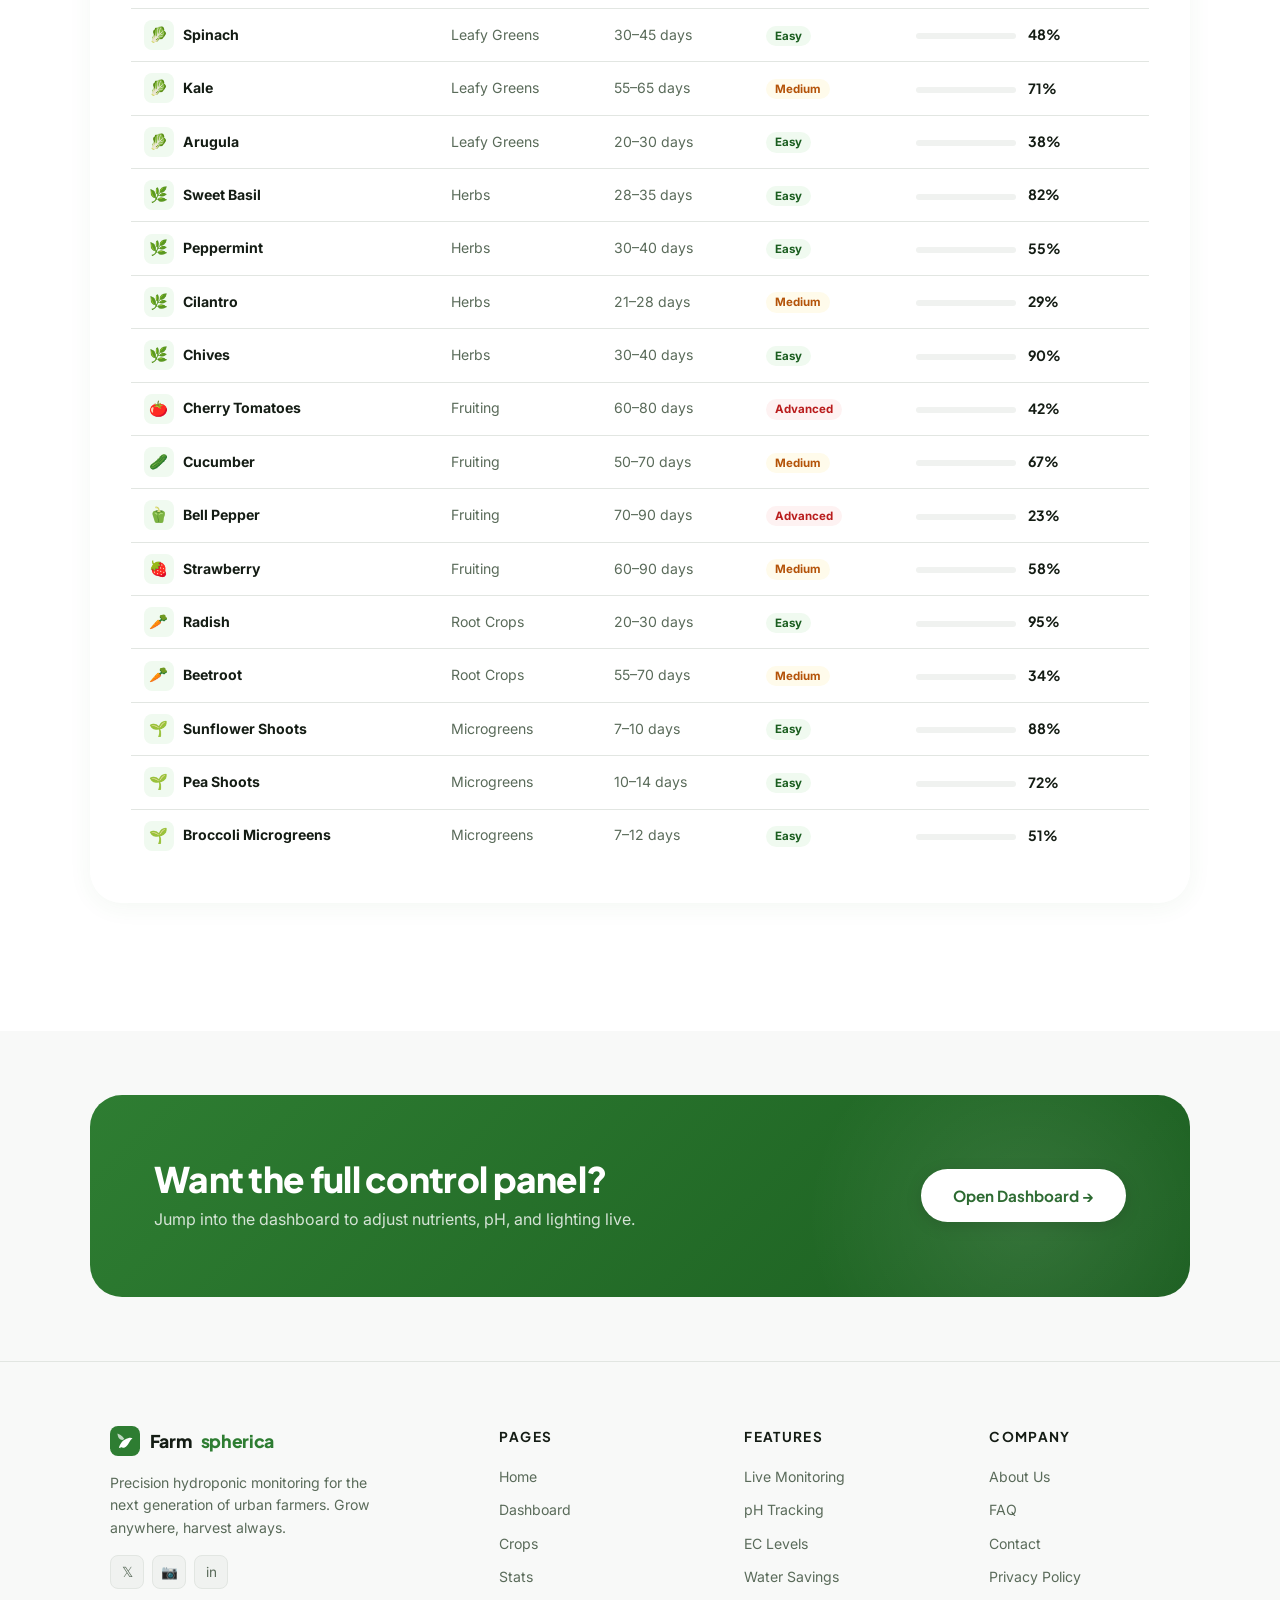
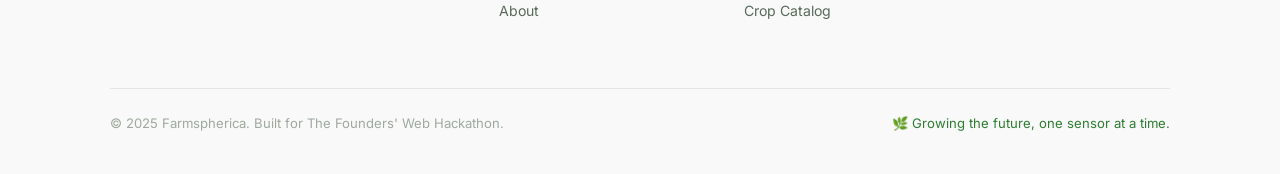
<file: stats.html>
<!DOCTYPE html>
<html lang="en" data-theme="light">
<head>
  <meta charset="UTF-8" />
  <meta name="viewport" content="width=device-width, initial-scale=1.0" />
  <title>Live Stats — Farmspherica</title>
  <link rel="stylesheet" href="style.css" />
  <link rel="stylesheet" href="stats.css" />
  <link rel="stylesheet" href="mobile.css" />
  <link rel="preconnect" href="https://fonts.googleapis.com" />
  <link rel="preconnect" href="https://fonts.gstatic.com" crossorigin />
</head>
<body>

  <header class="site-header" id="site-header">
    <nav class="nav-inner">
      <a href="index.html" class="nav-logo">
        <div class="nav-logo-icon">
          <svg viewBox="0 0 24 24" xmlns="http://www.w3.org/2000/svg">
            <path d="M17 8C8 10 5.9 16.17 3.82 20.82L5.71 21.5C5.96 20.97 6.23 20.43 6.5 19.91C7.44 20.58 8.5 21 9.5 21C13.5 21 15.5 17.5 17.5 14C18.5 12.27 20 9.5 22 8.5C20.93 7.83 18.79 7.65 17 8Z"/>
            <path d="M2 2C2 2 2 8 6 10C9.5 11.73 11 9 11 9C11 9 9 6 6 4L2 2Z" opacity="0.7"/>
          </svg>
        </div>
        Farm<span>spherica</span>
      </a>
      <ul class="nav-links">
        <li><a href="index.html">Home</a></li>
        <li><a href="dashboard.html">Dashboard</a></li>
        <li><a href="crops.html">Crops</a></li>
        <li><a href="stats.html" class="active">Stats</a></li>
        <li><a href="about.html">About</a></li>
      </ul>
      <div class="nav-actions">
        <button class="theme-toggle" id="themeToggle" aria-label="Toggle dark mode"></button>
        <a href="dashboard.html" class="btn btn-primary">Open Dashboard</a>
      </div>
      <button class="nav-hamburger" id="navHamburger" aria-label="Open menu">
        <span></span><span></span><span></span>
      </button>
    </nav>
  </header>

  <nav class="nav-mobile" id="navMobile">
    <a href="index.html">Home</a>
    <a href="dashboard.html">Dashboard</a>
    <a href="crops.html">Crops</a>
    <a href="stats.html">Stats</a>
    <a href="about.html">About</a>
  </nav>

  <main>

    <section class="page-hero">
      <div class="container">
        <div class="page-hero-inner">
          <span class="badge reveal"><span class="dot"></span> Live grow room data</span>
          <h1 class="display-lg page-hero-title reveal delay-1">Real-time stats across<br><span class="accent-text">every crop in the system</span></h1>
          <p class="body-lg page-hero-sub reveal delay-2">A live overview of all 17 crops growing right now — categories, growth progress, and a continuous feed from the sensor network.</p>
        </div>
      </div>
    </section>

    <section class="stats-section">
      <div class="container">

        <!-- Overview cards -->
        <div class="stats-overview">
          <div class="overview-card glass-card reveal delay-1">
            <div class="overview-icon">🌱</div>
            <div class="overview-num"><span id="stat-total-crops" data-count="0">0</span></div>
            <div class="overview-label">Crops actively growing</div>
          </div>
          <div class="overview-card glass-card reveal delay-2">
            <div class="overview-icon">📈</div>
            <div class="overview-num"><span id="stat-avg-progress" data-count="0" data-suffix="%">0</span></div>
            <div class="overview-label">Average growth progress</div>
          </div>
          <div class="overview-card glass-card reveal delay-3">
            <div class="overview-icon">🧺</div>
            <div class="overview-num"><span id="stat-near-harvest" data-count="0">0</span></div>
            <div class="overview-label">Near harvest (80%+)</div>
          </div>
          <div class="overview-card glass-card reveal delay-4">
            <div class="overview-icon">🗂️</div>
            <div class="overview-num"><span id="stat-categories" data-count="0">0</span></div>
            <div class="overview-label">Crop categories tracked</div>
          </div>
        </div>

        <!-- Chart + Live feed -->
        <div class="stats-grid">
          <div class="panel glass-card reveal-left">
            <div class="panel-header">
              <span class="panel-title">Crops by category</span>
            </div>
            <div class="chart-wrap" id="category-chart"></div>
          </div>

          <div class="panel glass-card reveal-right">
            <div class="panel-header">
              <span class="panel-title">Live monitoring feed</span>
              <span class="live-pulse-pill"><span class="status-dot"></span> Live</span>
            </div>
            <div class="live-feed" id="live-feed"></div>
          </div>
        </div>

        <!-- Crop performance table -->
        <div class="panel glass-card reveal">
          <div class="panel-header">
            <span class="panel-title">Crop growth progress</span>
            <span class="body-sm" id="last-refreshed">Last updated</span>
          </div>
          <div class="crop-table-wrap">
            <table class="crop-table">
              <thead>
                <tr>
                  <th>Crop</th>
                  <th>Category</th>
                  <th>Grow Time</th>
                  <th>Difficulty</th>
                  <th>Progress</th>
                </tr>
              </thead>
              <tbody id="crop-table-body"></tbody>
            </table>
          </div>
        </div>

      </div>
    </section>

    <section class="cta-section">
      <div class="container">
        <div class="cta-band reveal-scale">
          <div class="cta-band-text">
            <h2 class="cta-band-title">Want the full control panel?</h2>
            <p class="cta-band-sub">Jump into the dashboard to adjust nutrients, pH, and lighting live.</p>
          </div>
          <a href="dashboard.html" class="btn-cta-white">Open Dashboard →</a>
        </div>
      </div>
    </section>

  </main>

  <footer class="site-footer">
    <div class="footer-inner">
      <div class="footer-top">
        <div class="footer-brand">
          <div class="footer-logo">
            <div class="footer-logo-icon">
              <svg viewBox="0 0 24 24"><path d="M17 8C8 10 5.9 16.17 3.82 20.82L5.71 21.5C5.96 20.97 6.23 20.43 6.5 19.91C7.44 20.58 8.5 21 9.5 21C13.5 21 15.5 17.5 17.5 14C18.5 12.27 20 9.5 22 8.5C20.93 7.83 18.79 7.65 17 8Z"/><path d="M2 2C2 2 2 8 6 10C9.5 11.73 11 9 11 9C11 9 9 6 6 4L2 2Z" opacity="0.7"/></svg>
            </div>
            Farm<span style="color:var(--accent)">spherica</span>
          </div>
          <p class="footer-tagline">Precision hydroponic monitoring for the next generation of urban farmers. Grow anywhere, harvest always.</p>
          <div class="footer-socials">
            <a class="social-btn" href="#" aria-label="Twitter">𝕏</a>
            <a class="social-btn" href="#" aria-label="Instagram">📷</a>
            <a class="social-btn" href="#" aria-label="LinkedIn">in</a>
          </div>
        </div>
        <div>
          <p class="footer-col-title">Pages</p>
          <ul class="footer-links">
            <li><a href="index.html">Home</a></li>
            <li><a href="dashboard.html">Dashboard</a></li>
            <li><a href="crops.html">Crops</a></li>
            <li><a href="stats.html">Stats</a></li>
            <li><a href="about.html">About</a></li>
          </ul>
        </div>
        <div>
          <p class="footer-col-title">Features</p>
          <ul class="footer-links">
            <li><a href="dashboard.html">Live Monitoring</a></li>
            <li><a href="dashboard.html">pH Tracking</a></li>
            <li><a href="dashboard.html">EC Levels</a></li>
            <li><a href="stats.html">Water Savings</a></li>
            <li><a href="crops.html">Crop Catalog</a></li>
          </ul>
        </div>
        <div>
          <p class="footer-col-title">Company</p>
          <ul class="footer-links">
            <li><a href="about.html">About Us</a></li>
            <li><a href="about.html#faq">FAQ</a></li>
            <li><a href="#">Contact</a></li>
            <li><a href="#">Privacy Policy</a></li>
          </ul>
        </div>
      </div>
      <div class="footer-bottom">
        <p class="footer-copy">© 2025 Farmspherica. Built for The Founders' Web Hackathon.</p>
        <p class="footer-copy" style="color: var(--accent);">🌿 Growing the future, one sensor at a time.</p>
      </div>
    </div>
  </footer>

  <script src="auth.js"></script>
  <script src="app.js"></script>
  <script src="stats.js"></script>
</body>
</html>
</file>
<file: style.css>
/* ============================================================
    FARMSPHERICA — style.css
    White & green base · Glassmorphism · Scroll animations
    Dark mode via [data-theme="dark"] on <html>
    ============================================================ */

  /* ── Fonts ── */
  @import url('https://fonts.googleapis.com/css2?family=Plus+Jakarta+Sans:wght@400;500;600;700;800&family=Inter:wght@400;500;600&display=swap');

  /* ── Design tokens ── */
  :root {
    /* Core palette */
    --green-50:  #f0faf0;
    --green-100: #dcf5dc;
    --green-200: #b8eab8;
    --green-400: #4caf50;
    --green-500: #2e7d32;
    --green-600: #1b5e20;
    --green-700: #144d18;

    /* Neutrals */
    --white:     #ffffff;
    --gray-50:   #f8f9f8;
    --gray-100:  #f0f2f0;
    --gray-200:  #e2e6e2;
    --gray-400:  #9eaa9e;
    --gray-600:  #5a6b5a;
    --gray-800:  #2a342a;
    --gray-900:  #141c14;

    /* Semantic */
    --bg:           var(--white);
    --bg-secondary: var(--gray-50);
    --bg-tertiary:  var(--gray-100);
    --text-primary:   var(--gray-900);
    --text-secondary: var(--gray-600);
    --text-muted:     var(--gray-400);
    --accent:       var(--green-500);
    --accent-light: var(--green-400);
    --accent-soft:  var(--green-50);
    --border:       var(--gray-200);

    /* Glassmorphism */
    --glass-bg:     rgba(255, 255, 255, 0.65);
    --glass-border: rgba(255, 255, 255, 0.8);
    --glass-blur:   blur(18px);
    --glass-shadow: 0 8px 32px rgba(46, 125, 50, 0.08);

    /* Glass cards */
    --card-bg:     rgba(255, 255, 255, 0.7);
    --card-border: rgba(255, 255, 255, 0.9);
    --card-shadow: 0 4px 24px rgba(46, 125, 50, 0.06);

    /* Typography */
    --font-display: 'Plus Jakarta Sans', sans-serif;
    --font-body:    'Inter', sans-serif;

    /* Spacing */
    --space-xs:  0.5rem;
    --space-sm:  1rem;
    --space-md:  1.5rem;
    --space-lg:  2.5rem;
    --space-xl:  4rem;
    --space-2xl: 6rem;
    --space-3xl: 8rem;

    /* Radius */
    --radius-sm:  8px;
    --radius-md:  14px;
    --radius-lg:  22px;
    --radius-xl:  32px;
    --radius-full: 9999px;

    /* Transition */
    --transition: 0.3s cubic-bezier(0.4, 0, 0.2, 1);
    --transition-slow: 0.6s cubic-bezier(0.4, 0, 0.2, 1);

    /* Nav height */
    --nav-h: 72px;

    /* Semantic custom tokens - Light */
    --success-color: var(--green-500);
    --trend-up-color: var(--green-600);
    --trend-up-bg: var(--accent-soft);
    --trend-stable-color: #1e3a8a;
    --trend-stable-bg: #eff6ff;
    --trend-warn-color: #b45309;
    --trend-warn-bg: #fffbeb;
    --tag-warn-color: #d97706;
    --tag-good-color: var(--green-500);
    --tag-info-color: #2563eb;
    --badge-easy-color: var(--green-600);
    --badge-easy-bg: var(--accent-soft);
    --badge-easy-border: rgba(46,125,50,0.15);
    --badge-medium-color: #b45309;
    --badge-medium-bg: #fffbeb;
    --badge-medium-border: rgba(180,83,9,0.15);
    --badge-hard-color: #b91c1c;
    --badge-hard-bg: #fef2f2;
    --badge-hard-border: rgba(185,28,28,0.15);
    --freshly-badge-color: #6d28d9;
    --freshly-badge-bg: #f5f3ff;
    --freshly-badge-border: rgba(109,40,217,0.15);
    --live-pulse-pill-color: var(--green-600);
    --live-pulse-pill-bg: var(--accent-soft);
    --live-pulse-pill-border: rgba(46,125,50,0.15);
    --diff-easy-color: var(--green-600);
    --diff-easy-bg: var(--accent-soft);
    --diff-medium-color: #b45309;
    --diff-medium-bg: #fffbeb;
    --diff-advanced-color: #b91c1c;
    --diff-advanced-bg: #fef2f2;
  }

  /* ── Dark mode tokens ── */
  [data-theme="dark"] {
    --bg:           #0e1a0e;
    --bg-secondary: #131f13;
    --bg-tertiary:  #1a2b1a;
    --text-primary:   #edf4ed;
    --text-secondary: #8fa88f;
    --text-muted:     #5a7a5a;
    --accent:       var(--green-400);
    --accent-light: #66bb6a;
    --accent-soft:  rgba(76, 175, 80, 0.12);
    --border:       rgba(255,255,255,0.08);

    --glass-bg:     rgba(14, 26, 14, 0.75);
    --glass-border: rgba(76, 175, 80, 0.15);
    --glass-shadow: 0 8px 32px rgba(0, 0, 0, 0.4);

    --card-bg:     rgba(19, 31, 19, 0.8);
    --card-border: rgba(76, 175, 80, 0.12);
    --card-shadow: 0 4px 24px rgba(0, 0, 0, 0.3);

    /* Semantic custom tokens for Dark */
    --success-color: var(--green-400);
    --trend-up-color: var(--green-200);
    --trend-up-bg: rgba(76, 175, 80, 0.15);
    --trend-stable-color: #93c5fd;
    --trend-stable-bg: rgba(147, 197, 253, 0.15);
    --trend-warn-color: #fde047;
    --trend-warn-bg: rgba(253, 224, 71, 0.15);
    --tag-warn-color: #ffb74d;
    --tag-good-color: var(--green-200);
    --tag-info-color: #90caf9;
    --badge-easy-color: var(--green-200);
    --badge-easy-bg: rgba(76, 175, 80, 0.15);
    --badge-easy-border: rgba(76, 175, 80, 0.3);
    --badge-medium-color: #f5c977;
    --badge-medium-bg: rgba(245, 201, 119, 0.15);
    --badge-medium-border: rgba(245, 201, 119, 0.3);
    --badge-hard-color: #ff8a80;
    --badge-hard-bg: rgba(255, 138, 128, 0.15);
    --badge-hard-border: rgba(255, 138, 128, 0.3);
    --freshly-badge-color: #d8b4fe;
    --freshly-badge-bg: rgba(216, 180, 254, 0.15);
    --freshly-badge-border: rgba(216, 180, 254, 0.3);
    --live-pulse-pill-color: var(--green-200);
    --live-pulse-pill-bg: rgba(76, 175, 80, 0.15);
    --live-pulse-pill-border: rgba(76, 175, 80, 0.3);
    --diff-easy-color: var(--green-200);
    --diff-easy-bg: rgba(76, 175, 80, 0.15);
    --diff-medium-color: #f5c977;
    --diff-medium-bg: rgba(245, 201, 119, 0.15);
    --diff-advanced-color: #ff8a80;
    --diff-advanced-bg: rgba(255, 138, 128, 0.15);
  }

  /* ── Glassmorphic Theme ── */
  [data-theme="glassmorphic"] {
    --bg: #ebf3ef;
    --body-bg: radial-gradient(circle at 10% 20%, rgba(236, 252, 240, 1) 0%, rgba(220, 245, 220, 0.7) 44%, rgba(213, 232, 255, 0.8) 90%);
    --bg-secondary: rgba(255, 255, 255, 0.3);
    --bg-tertiary: rgba(255, 255, 255, 0.45);
    --text-primary: #122c15;
    --text-secondary: #3b5a40;
    --text-muted: #728d77;
    --accent: #1e824c;
    --accent-light: #2ecc71;
    --accent-soft: rgba(30, 130, 76, 0.08);
    --border: rgba(255, 255, 255, 0.4);

    --glass-bg: rgba(255, 255, 255, 0.35);
    --glass-border: rgba(255, 255, 255, 0.55);
    --glass-shadow: 0 8px 32px rgba(31, 38, 135, 0.08);
    --glass-blur: blur(25px);

    --card-bg: rgba(255, 255, 255, 0.4);
    --card-border: rgba(255, 255, 255, 0.6);
    --card-shadow: 0 8px 32px rgba(31, 38, 135, 0.06);

    /* Semantic custom tokens */
    --success-color: #27ae60;
    --trend-up-color: #27ae60;
    --trend-up-bg: rgba(39, 174, 96, 0.12);
    --trend-stable-color: #2980b9;
    --trend-stable-bg: rgba(41, 128, 185, 0.12);
    --trend-warn-color: #e67e22;
    --trend-warn-bg: rgba(230, 126, 34, 0.12);
    --tag-warn-color: #e67e22;
    --tag-good-color: #27ae60;
    --tag-info-color: #2980b9;
    --badge-easy-color: #27ae60;
    --badge-easy-bg: rgba(39, 174, 96, 0.1);
    --badge-easy-border: rgba(39, 174, 96, 0.2);
    --badge-medium-color: #d35400;
    --badge-medium-bg: rgba(211, 84, 0, 0.1);
    --badge-medium-border: rgba(211, 84, 0, 0.2);
    --badge-hard-color: #c0392b;
    --badge-hard-bg: rgba(192, 57, 43, 0.1);
    --badge-hard-border: rgba(192, 57, 43, 0.2);
    --freshly-badge-color: #8e44ad;
    --freshly-badge-bg: rgba(142, 68, 173, 0.1);
    --freshly-badge-border: rgba(142, 68, 173, 0.2);
    --live-pulse-pill-color: #27ae60;
    --live-pulse-pill-bg: rgba(39, 174, 96, 0.1);
    --live-pulse-pill-border: rgba(39, 174, 96, 0.25);
    --diff-easy-color: #27ae60;
    --diff-easy-bg: rgba(39, 174, 96, 0.1);
    --diff-medium-color: #e67e22;
    --diff-medium-bg: rgba(230, 126, 34, 0.1);
    --diff-advanced-color: #c0392b;
    --diff-advanced-bg: rgba(192, 57, 43, 0.1);
  }

  /* ── Cyber Theme ── */
  [data-theme="cyber"] {
    --bg: #09090e;
    --body-bg: radial-gradient(circle at 50% 50%, #110d26 0%, #06050b 100%);
    --bg-secondary: #121024;
    --bg-tertiary: #191638;
    --text-primary: #00ffcc;
    --text-secondary: #e2a9f3;
    --text-muted: #78709e;
    --accent: #ff007f;
    --accent-light: #ff66cc;
    --accent-soft: rgba(255, 0, 127, 0.15);
    --border: rgba(255, 0, 127, 0.2);

    --glass-bg: rgba(18, 16, 36, 0.85);
    --glass-border: rgba(0, 255, 204, 0.35);
    --glass-shadow: 0 8px 32px rgba(255, 0, 127, 0.25);
    --glass-blur: blur(12px);

    --card-bg: rgba(18, 16, 36, 0.75);
    --card-border: rgba(255, 0, 127, 0.25);
    --card-shadow: 0 4px 24px rgba(0, 255, 204, 0.15);

    /* Semantic custom tokens */
    --success-color: #00ffcc;
    --trend-up-color: #00ffcc;
    --trend-up-bg: rgba(0, 255, 204, 0.15);
    --trend-stable-color: #00bcff;
    --trend-stable-bg: rgba(0, 188, 255, 0.15);
    --trend-warn-color: #ff0055;
    --trend-warn-bg: rgba(255, 0, 85, 0.15);
    --tag-warn-color: #ff9900;
    --tag-good-color: #00ffcc;
    --tag-info-color: #00bcff;
    --badge-easy-color: #00ffcc;
    --badge-easy-bg: rgba(0, 255, 204, 0.1);
    --badge-easy-border: rgba(0, 255, 204, 0.3);
    --badge-medium-color: #ff9900;
    --badge-medium-bg: rgba(255, 153, 0, 0.1);
    --badge-medium-border: rgba(255, 153, 0, 0.3);
    --badge-hard-color: #ff0055;
    --badge-hard-bg: rgba(255, 0, 85, 0.1);
    --badge-hard-border: rgba(255, 0, 85, 0.3);
    --freshly-badge-color: #bd00ff;
    --freshly-badge-bg: rgba(189, 0, 255, 0.1);
    --freshly-badge-border: rgba(189, 0, 255, 0.3);
    --live-pulse-pill-color: #00ffcc;
    --live-pulse-pill-bg: rgba(0, 255, 204, 0.1);
    --live-pulse-pill-border: rgba(0, 255, 204, 0.35);
    --diff-easy-color: #00ffcc;
    --diff-easy-bg: rgba(0, 255, 204, 0.1);
    --diff-medium-color: #ff9900;
    --diff-medium-bg: rgba(255, 153, 0, 0.1);
    --diff-advanced-color: #ff0055;
    --diff-advanced-bg: rgba(255, 0, 85, 0.1);
  }

  /* ── Tech Theme ── */
  [data-theme="tech"] {
    --bg: #0b0f19;
    --body-bg: #0b0f19;
    --bg-secondary: #111827;
    --bg-tertiary: #1f2937;
    --text-primary: #38bdf8;
    --text-secondary: #94a3b8;
    --text-muted: #475569;
    --accent: #0284c7;
    --accent-light: #0ea5e9;
    --accent-soft: rgba(14, 165, 233, 0.1);
    --border: #1e293b;

    --glass-bg: rgba(17, 24, 39, 0.85);
    --glass-border: rgba(56, 189, 248, 0.2);
    --glass-shadow: 0 8px 32px rgba(0, 0, 0, 0.5);
    --glass-blur: blur(10px);

    --card-bg: rgba(17, 24, 39, 0.8);
    --card-border: rgba(30, 41, 59, 1);
    --card-shadow: 0 4px 24px rgba(0, 0, 0, 0.4);

    /* Semantic custom tokens */
    --success-color: #38bdf8;
    --trend-up-color: #10b981;
    --trend-up-bg: rgba(16, 185, 129, 0.12);
    --trend-stable-color: #3b82f6;
    --trend-stable-bg: rgba(59, 130, 246, 0.12);
    --trend-warn-color: #f59e0b;
    --trend-warn-bg: rgba(245, 158, 11, 0.12);
    --tag-warn-color: #f59e0b;
    --tag-good-color: #10b981;
    --tag-info-color: #3b82f6;
    --badge-easy-color: #10b981;
    --badge-easy-bg: rgba(16, 185, 129, 0.1);
    --badge-easy-border: rgba(16, 185, 129, 0.2);
    --badge-medium-color: #f59e0b;
    --badge-medium-bg: rgba(245, 158, 11, 0.1);
    --badge-medium-border: rgba(245, 158, 11, 0.2);
    --badge-hard-color: #ef4444;
    --badge-hard-bg: rgba(239, 68, 68, 0.1);
    --badge-hard-border: rgba(239, 68, 68, 0.2);
    --freshly-badge-color: #a855f7;
    --freshly-badge-bg: rgba(168, 85, 247, 0.1);
    --freshly-badge-border: rgba(168, 85, 247, 0.2);
    --live-pulse-pill-color: #10b981;
    --live-pulse-pill-bg: rgba(16, 185, 129, 0.1);
    --live-pulse-pill-border: rgba(16, 185, 129, 0.25);
    --diff-easy-color: #10b981;
    --diff-easy-bg: rgba(16, 185, 129, 0.1);
    --diff-medium-color: #f59e0b;
    --diff-medium-bg: rgba(245, 158, 11, 0.1);
    --diff-advanced-color: #ef4444;
    --diff-advanced-bg: rgba(239, 68, 68, 0.1);
  }

  /* ── Low Contrast Theme ── */
  [data-theme="low-contrast"] {
    --bg: #f2ede4;
    --body-bg: #f2ede4;
    --bg-secondary: #e7e0d4;
    --bg-tertiary: #dbd3c5;
    --text-primary: #4a473f;
    --text-secondary: #6e6a5e;
    --text-muted: #9c9789;
    --accent: #5e725e;
    --accent-light: #708a70;
    --accent-soft: rgba(94, 114, 94, 0.08);
    --border: #d4cbbd;

    --glass-bg: rgba(231, 224, 212, 0.85);
    --glass-border: rgba(94, 114, 94, 0.15);
    --glass-shadow: 0 4px 16px rgba(0, 0, 0, 0.04);
    --glass-blur: blur(8px);

    --card-bg: rgba(242, 237, 228, 0.9);
    --card-border: #dbd3c5;
    --card-shadow: 0 2px 12px rgba(0, 0, 0, 0.03);

    /* Semantic custom tokens */
    --success-color: #5e725e;
    --trend-up-color: #5e725e;
    --trend-up-bg: rgba(94, 114, 94, 0.1);
    --trend-stable-color: #667c8c;
    --trend-stable-bg: rgba(102, 124, 140, 0.1);
    --trend-warn-color: #a67c58;
    --trend-warn-bg: rgba(166, 124, 88, 0.1);
    --tag-warn-color: #a67c58;
    --tag-good-color: #5e725e;
    --tag-info-color: #667c8c;
    --badge-easy-color: #5e725e;
    --badge-easy-bg: rgba(94, 114, 94, 0.08);
    --badge-easy-border: rgba(94, 114, 94, 0.15);
    --badge-medium-color: #a67c58;
    --badge-medium-bg: rgba(166, 124, 88, 0.08);
    --badge-medium-border: rgba(166, 124, 88, 0.15);
    --badge-hard-color: #b06060;
    --badge-hard-bg: rgba(176, 96, 96, 0.08);
    --badge-hard-border: rgba(176, 96, 96, 0.15);
    --freshly-badge-color: #8a7090;
    --freshly-badge-bg: rgba(138, 112, 144, 0.08);
    --freshly-badge-border: rgba(138, 112, 144, 0.15);
    --live-pulse-pill-color: #5e725e;
    --live-pulse-pill-bg: rgba(94, 114, 94, 0.08);
    --live-pulse-pill-border: rgba(94, 114, 94, 0.15);
    --diff-easy-color: #5e725e;
    --diff-easy-bg: rgba(94, 114, 94, 0.08);
    --diff-medium-color: #a67c58;
    --diff-medium-bg: rgba(166, 124, 88, 0.08);
    --diff-advanced-color: #b06060;
    --diff-advanced-bg: rgba(176, 96, 96, 0.08);
  }

  /* ── High Contrast Theme ── */
  [data-theme="high-contrast"] {
    --bg: #000000;
    --body-bg: #000000;
    --bg-secondary: #000000;
    --bg-tertiary: #111111;
    --text-primary: #ffffff;
    --text-secondary: #dddddd;
    --text-muted: #aaaaaa;
    --accent: #ffff00;
    --accent-light: #ffff55;
    --accent-soft: rgba(255, 255, 0, 0.2);
    --border: #ffffff;

    --glass-bg: #000000;
    --glass-border: #ffffff;
    --glass-shadow: none;
    --glass-blur: none;

    --card-bg: #000000;
    --card-border: #ffffff;
    --card-shadow: none;

    /* Semantic custom tokens */
    --success-color: #00ff00;
    --trend-up-color: #00ff00;
    --trend-up-bg: #000000;
    --trend-stable-color: #00ffff;
    --trend-stable-bg: #000000;
    --trend-warn-color: #ff00ff;
    --trend-warn-bg: #000000;
    --tag-warn-color: #ff00ff;
    --tag-good-color: #00ff00;
    --tag-info-color: #00ffff;
    --badge-easy-color: #00ff00;
    --badge-easy-bg: #000000;
    --badge-easy-border: #ffffff;
    --badge-medium-color: #ffff00;
    --badge-medium-bg: #000000;
    --badge-medium-border: #ffffff;
    --badge-hard-color: #ff0000;
    --badge-hard-bg: #000000;
    --badge-hard-border: #ffffff;
    --freshly-badge-color: #ff00ff;
    --freshly-badge-bg: #000000;
    --freshly-badge-border: #ffffff;
    --live-pulse-pill-color: #00ff00;
    --live-pulse-pill-bg: #000000;
    --live-pulse-pill-border: #ffffff;
    --diff-easy-color: #00ff00;
    --diff-easy-bg: #000000;
    --diff-medium-color: #ffff00;
    --diff-medium-bg: #000000;
    --diff-advanced-color: #ff0000;
    --diff-advanced-bg: #000000;
  }

  /* ── Sunset Theme ── */
  [data-theme="sunset"] {
    --bg: #2b1b35;
    --body-bg: linear-gradient(135deg, #1b0a22 0%, #3a152d 50%, #5d2b1f 100%);
    --bg-secondary: #3b1e35;
    --bg-tertiary: #4c2842;
    --text-primary: #ffd3b6;
    --text-secondary: #f3a8ab;
    --text-muted: #b57c91;
    --accent: #ff8b6a;
    --accent-light: #ffa38a;
    --accent-soft: rgba(255, 139, 106, 0.15);
    --border: rgba(255, 139, 106, 0.25);

    --glass-bg: rgba(43, 27, 53, 0.85);
    --glass-border: rgba(255, 139, 106, 0.35);
    --glass-shadow: 0 8px 32px rgba(27, 10, 34, 0.5);
    --glass-blur: blur(14px);

    --card-bg: rgba(59, 30, 53, 0.8);
    --card-border: rgba(255, 139, 106, 0.25);
    --card-shadow: 0 4px 24px rgba(0, 0, 0, 0.3);

    /* Semantic custom tokens */
    --success-color: #ff8b6a;
    --trend-up-color: #ffb37e;
    --trend-up-bg: rgba(255, 179, 126, 0.15);
    --trend-stable-color: #d192ca;
    --trend-stable-bg: rgba(209, 146, 202, 0.15);
    --trend-warn-color: #ff6a6a;
    --trend-warn-bg: rgba(255, 106, 106, 0.15);
    --tag-warn-color: #ff6a6a;
    --tag-good-color: #ffb37e;
    --tag-info-color: #d192ca;
    --badge-easy-color: #ffb37e;
    --badge-easy-bg: rgba(255, 179, 126, 0.12);
    --badge-easy-border: rgba(255, 179, 126, 0.25);
    --badge-medium-color: #ff8b6a;
    --badge-medium-bg: rgba(255, 139, 106, 0.12);
    --badge-medium-border: rgba(255, 139, 106, 0.25);
    --badge-hard-color: #ff6a6a;
    --badge-hard-bg: rgba(255, 106, 106, 0.12);
    --badge-hard-border: rgba(255, 106, 106, 0.25);
    --freshly-badge-color: #d192ca;
    --freshly-badge-bg: rgba(209, 146, 202, 0.12);
    --freshly-badge-border: rgba(209, 146, 202, 0.25);
    --live-pulse-pill-color: #ffb37e;
    --live-pulse-pill-bg: rgba(255, 179, 126, 0.12);
    --live-pulse-pill-border: rgba(255, 179, 126, 0.25);
    --diff-easy-color: #ffb37e;
    --diff-easy-bg: rgba(255, 179, 126, 0.12);
    --diff-medium-color: #ff8b6a;
    --diff-medium-bg: rgba(255, 139, 106, 0.12);
    --diff-advanced-color: #ff6a6a;
    --diff-advanced-bg: rgba(255, 106, 106, 0.12);
  }

  /* ── Nexus Theme ── */
  /* ── Nexus Theme ── */
  [data-theme="nexus"] {
    --bg: rgba(26, 24, 22, 0.4);
    --body-bg: #11100e;
    --bg-secondary: rgba(36, 32, 29, 0.5);
    --bg-tertiary: rgba(51, 46, 41, 0.6);
    --text-primary: #e8d8c8;
    --text-secondary: #bfaea0;
    --text-muted: #73675f;
    --accent: #e0a96d;
    --accent-light: #f5c493;
    --accent-soft: rgba(224, 169, 109, 0.08);
    --border: rgba(224, 169, 109, 0.3);

    --glass-bg: rgba(22, 20, 18, 0.5);
    --glass-border: rgba(224, 169, 109, 0.35);
    --glass-shadow: 0 8px 32px rgba(224, 169, 109, 0.05), 0 0 15px rgba(224, 169, 109, 0.1);
    --glass-blur: blur(16px);

    --card-bg: rgba(26, 24, 22, 0.35);
    --card-border: rgba(224, 169, 109, 0.25);
    --card-shadow: 0 4px 24px rgba(0, 0, 0, 0.35);

    /* Semantic custom tokens */
    --success-color: #9db299;
    --trend-up-color: #9db299;
    --trend-up-bg: rgba(157, 178, 153, 0.12);
    --trend-stable-color: #8fa89b;
    --trend-stable-bg: rgba(143, 168, 155, 0.12);
    --trend-warn-color: #dca682;
    --trend-warn-bg: rgba(220, 166, 130, 0.12);
    --tag-warn-color: #dca682;
    --tag-good-color: #9db299;
    --tag-info-color: #8fa89b;
    --badge-easy-color: #9db299;
    --badge-easy-bg: rgba(157, 178, 153, 0.08);
    --badge-easy-border: rgba(157, 178, 153, 0.2);
    --badge-medium-color: #dca682;
    --badge-medium-bg: rgba(220, 166, 130, 0.08);
    --badge-medium-border: rgba(220, 166, 130, 0.2);
    --badge-hard-color: #c87a7a;
    --badge-hard-bg: rgba(200, 122, 122, 0.08);
    --badge-hard-border: rgba(200, 122, 122, 0.25);
    --freshly-badge-color: #a99cc8;
    --freshly-badge-bg: rgba(169, 156, 200, 0.08);
    --freshly-badge-border: rgba(169, 156, 200, 0.2);
    --live-pulse-pill-color: #9db299;
    --live-pulse-pill-bg: rgba(157, 178, 153, 0.08);
    --live-pulse-pill-border: rgba(157, 178, 153, 0.25);
    --diff-easy-color: #9db299;
    --diff-easy-bg: rgba(157, 178, 153, 0.08);
    --diff-medium-color: #dca682;
    --diff-medium-bg: rgba(220, 166, 130, 0.08);
    --diff-advanced-color: #c87a7a;
    --diff-advanced-bg: rgba(200, 122, 122, 0.08);
  }

  /* Custom styling details to align with the Nexus Terminal look */
  [data-theme="nexus"] body::before {
    content: '';
    position: fixed;
    inset: 0;
    background-image: linear-gradient(135deg, rgba(22, 20, 18, 0.85), rgba(12, 11, 10, 0.95)),
                      url('https://images.unsplash.com/photo-1518531933037-91b2f5f229cc?auto=format&fit=crop&q=80&w=1920');
    background-size: cover;
    background-position: center;
    background-attachment: fixed;
    z-index: -2;
  }

  [data-theme="nexus"] body::after {
    content: '';
    position: fixed;
    inset: 0;
    background: linear-gradient(rgba(224, 169, 109, 0.02) 50%, rgba(0, 0, 0, 0.08) 50%);
    background-size: 100% 4px;
    z-index: -1;
    pointer-events: none;
  }

  [data-theme="nexus"] h1,
  [data-theme="nexus"] h2,
  [data-theme="nexus"] h3,
  [data-theme="nexus"] h4,
  [data-theme="nexus"] h5,
  [data-theme="nexus"] h6,
  [data-theme="nexus"] .nav-links a,
  [data-theme="nexus"] .badge,
  [data-theme="nexus"] .btn,
  [data-theme="nexus"] .stat-card-title,
  [data-theme="nexus"] .crop-name {
    text-transform: uppercase;
    font-family: monospace, 'Courier New', var(--font-display);
    letter-spacing: 0.1em;
  }

  /* Frosted Glass UI panels */
  [data-theme="nexus"] .card,
  [data-theme="nexus"] .stat-card,
  [data-theme="nexus"] .crop-card,
  [data-theme="nexus"] .panel,
  [data-theme="nexus"] .hero-stat,
  [data-theme="nexus"] .about-card,
  [data-theme="nexus"] .auth-tabs,
  [data-theme="nexus"] .admin-plant-edit-row {
    background: rgba(22, 20, 18, 0.45) !important;
    border: 1px solid rgba(224, 169, 109, 0.25) !important;
    backdrop-filter: blur(14px) !important;
    -webkit-backdrop-filter: blur(14px) !important;
    box-shadow: 0 8px 32px rgba(0, 0, 0, 0.3) !important;
    position: relative;
    border-radius: var(--radius-sm) !important; /* Monospace blocky feel */
  }

  /* Decorative terminal glowing corner brackets for UI elements */
  [data-theme="nexus"] .card::before,
  [data-theme="nexus"] .stat-card::before,
  [data-theme="nexus"] .crop-card::before,
  [data-theme="nexus"] .about-card::before {
    content: '';
    position: absolute;
    top: -1px; left: -1px;
    width: 8px; height: 8px;
    border-top: 2px solid var(--accent);
    border-left: 2px solid var(--accent);
    pointer-events: none;
    z-index: 5;
  }

  [data-theme="nexus"] .card::after,
  [data-theme="nexus"] .stat-card::after,
  [data-theme="nexus"] .crop-card::after,
  [data-theme="nexus"] .about-card::after {
    content: '';
    position: absolute;
    bottom: -1px; right: -1px;
    width: 8px; height: 8px;
    border-bottom: 2px solid var(--accent);
    border-right: 2px solid var(--accent);
    pointer-events: none;
    z-index: 5;
  }

  /* Monospace glowing inputs */
  [data-theme="nexus"] input,
  [data-theme="nexus"] select,
  [data-theme="nexus"] textarea,
  [data-theme="nexus"] .field-input {
    background: rgba(12, 11, 10, 0.6) !important;
    border: 1px solid rgba(224, 169, 109, 0.3) !important;
    color: var(--text-primary) !important;
    font-family: monospace, var(--font-body) !important;
    border-radius: 4px !important;
    box-shadow: inset 0 0 6px rgba(224, 169, 109, 0.05);
  }

  [data-theme="nexus"] input:focus,
  [data-theme="nexus"] select:focus,
  [data-theme="nexus"] textarea:focus,
  [data-theme="nexus"] .field-input:focus {
    border-color: var(--accent) !important;
    box-shadow: 0 0 10px rgba(224, 169, 109, 0.25), inset 0 0 6px rgba(224, 169, 109, 0.1) !important;
  }

  /* HUD tactical buttons style */
  [data-theme="nexus"] .btn,
  [data-theme="nexus"] .theme-toggle-btn {
    border: 1px solid var(--accent) !important;
    background: rgba(224, 169, 109, 0.05) !important;
    color: var(--accent) !important;
    box-shadow: 0 0 8px rgba(224, 169, 109, 0.08) !important;
    text-shadow: 0 0 3px rgba(224, 169, 109, 0.2) !important;
    border-radius: 4px !important;
  }

  [data-theme="nexus"] .btn:hover,
  [data-theme="nexus"] .theme-toggle-btn:hover {
    background: var(--accent) !important;
    color: #11100e !important;
    box-shadow: 0 0 15px rgba(224, 169, 109, 0.35) !important;
    text-shadow: none !important;
  }

  /* Badge overlays */
  [data-theme="nexus"] .badge,
  [data-theme="nexus"] .status-pill,
  [data-theme="nexus"] .crop-badge,
  [data-theme="nexus"] .crop-badge-easy,
  [data-theme="nexus"] .crop-badge-medium,
  [data-theme="nexus"] .crop-badge-hard,
  [data-theme="nexus"] .freshly-badge,
  [data-theme="nexus"] .diff-pill {
    border: 1px solid var(--border) !important;
    background: rgba(224, 169, 109, 0.08) !important;
    color: var(--text-primary) !important;
    text-shadow: 0 0 3px rgba(224, 169, 109, 0.2);
    border-radius: 4px !important;
  }

  /* Charts and status displays */
  [data-theme="nexus"] .chart-bar-fill {
    background: linear-gradient(180deg, var(--accent), rgba(224, 169, 109, 0.15)) !important;
    box-shadow: 0 0 8px rgba(224, 169, 109, 0.25);
    border-radius: 2px 2px 0 0;
  }

  [data-theme="nexus"] .chart-grid-line,
  [data-theme="nexus"] .grid-line {
    border-color: rgba(224, 169, 109, 0.15) !important;
  }

  /* Nav header glassmorphic panel overlay */
  [data-theme="nexus"] .site-header {
    background: rgba(22, 20, 18, 0.6) !important;
    border-bottom: 1px solid rgba(224, 169, 109, 0.3) !important;
    backdrop-filter: blur(16px) !important;
    box-shadow: 0 4px 20px rgba(0, 0, 0, 0.25);
  }

  /* Monospace tactical scrollbars */
  [data-theme="nexus"] ::-webkit-scrollbar {
    width: 6px;
    height: 6px;
  }
  [data-theme="nexus"] ::-webkit-scrollbar-track {
    background: rgba(0, 0, 0, 0.4);
  }
  [data-theme="nexus"] ::-webkit-scrollbar-thumb {
    background: rgba(224, 169, 109, 0.35);
    border-radius: 3px;
  }
  [data-theme="nexus"] ::-webkit-scrollbar-thumb:hover {
    background: var(--accent);
  }

  /* ── Reset ── */
  *, *::before, *::after { box-sizing: border-box; margin: 0; padding: 0; }
  html { scroll-behavior: smooth; font-size: 16px; }
  body {
    font-family: var(--font-body);
    background: var(--body-bg, var(--bg));
    background-attachment: fixed;
    color: var(--text-primary);
    transition: background var(--transition), color var(--transition);
    overflow-x: hidden;
    line-height: 1.6;
  }
  img { max-width: 100%; display: block; }
  a { color: inherit; text-decoration: none; }
  button { cursor: pointer; border: none; background: none; font-family: inherit; }
  ul, ol { list-style: none; }

  /* ── Typography scale ── */
  .display-xl {
    font-family: var(--font-display);
    font-size: clamp(3rem, 7vw, 5.5rem);
    font-weight: 800;
    line-height: 1.05;
    letter-spacing: -0.03em;
    color: var(--text-primary);
  }
  .display-lg {
    font-family: var(--font-display);
    font-size: clamp(2.2rem, 4.5vw, 3.6rem);
    font-weight: 800;
    line-height: 1.1;
    letter-spacing: -0.025em;
    color: var(--text-primary);
  }
  .display-md {
    font-family: var(--font-display);
    font-size: clamp(1.5rem, 3vw, 2.2rem);
    font-weight: 700;
    line-height: 1.2;
    letter-spacing: -0.02em;
    color: var(--text-primary);
  }
  .body-lg {
    font-size: clamp(1rem, 1.6vw, 1.2rem);
    line-height: 1.7;
    color: var(--text-secondary);
    font-weight: 400;
  }
  .body-sm {
    font-size: 0.9rem;
    line-height: 1.6;
    color: var(--text-secondary);
  }
  .label {
    font-size: 0.78rem;
    font-weight: 600;
    letter-spacing: 0.14em;
    text-transform: uppercase;
    color: var(--accent);
  }
  .accent-text { color: var(--accent); }

  /* ── Layout ── */
  .container {
    width: 100%;
    max-width: 1140px;
    margin: 0 auto;
    padding: 0 var(--space-lg);
  }

  section {
    padding: var(--space-3xl) 0;
  }

  /* ── Glassmorphism utilities ── */
  .glass {
    background: var(--glass-bg);
    border: 1px solid var(--glass-border);
    backdrop-filter: var(--glass-blur);
    -webkit-backdrop-filter: var(--glass-blur);
    box-shadow: var(--glass-shadow);
  }
  .glass-card {
    background: var(--card-bg);
    border: 1px solid var(--card-border);
    backdrop-filter: blur(12px);
    -webkit-backdrop-filter: blur(12px);
    box-shadow: var(--card-shadow);
    border-radius: var(--radius-lg);
  }

  /* ── Buttons ── */
  .btn {
    display: inline-flex;
    align-items: center;
    gap: 0.5rem;
    padding: 0.8rem 1.8rem;
    border-radius: var(--radius-full);
    font-family: var(--font-display);
    font-weight: 600;
    font-size: 0.95rem;
    transition: all var(--transition);
  }
  .btn-primary {
    background: var(--accent);
    color: #fff;
    box-shadow: 0 4px 18px rgba(46, 125, 50, 0.35);
  }
  .btn-primary:hover {
    background: var(--green-600);
    transform: translateY(-2px);
    box-shadow: 0 8px 28px rgba(46, 125, 50, 0.4);
  }
  .btn-ghost {
    border: 1.5px solid var(--border);
    color: var(--text-primary);
    background: transparent;
  }
  .btn-ghost:hover {
    border-color: var(--accent);
    color: var(--accent);
    background: var(--accent-soft);
  }
  .btn-secondary {
    border: 1.5px solid var(--border);
    color: var(--text-primary);
    background: var(--bg-secondary);
    box-shadow: 0 4px 12px rgba(0, 0, 0, 0.05);
  }
  .btn-secondary:hover {
    border-color: var(--accent);
    color: var(--accent);
    background: var(--accent-soft);
    transform: translateY(-2px);
    box-shadow: 0 6px 18px rgba(0, 0, 0, 0.08);
  }

  /* ── Badge / tag ── */
  .badge {
    display: inline-flex;
    align-items: center;
    gap: 0.4rem;
    padding: 0.35rem 0.9rem;
    border-radius: var(--radius-full);
    font-size: 0.8rem;
    font-weight: 600;
    background: var(--accent-soft);
    color: var(--green-600);
    border: 1px solid rgba(46,125,50,0.15);
  }
  [data-theme="dark"] .badge {
    color: var(--green-200);
  }

  /* ── Dot decoration ── */
  .dot {
    display: inline-block;
    width: 8px;
    height: 8px;
    border-radius: 50%;
    background: var(--accent);
  }

  /* ═══════════════════════════════════════
    HEADER / NAV
  ═══════════════════════════════════════ */
  .site-header {
    position: fixed;
    top: 0;
    left: 0;
    right: 0;
    z-index: 100;
    height: var(--nav-h);
    display: flex;
    align-items: center;
    background: var(--glass-bg);
    border-bottom: 1px solid var(--glass-border);
    backdrop-filter: var(--glass-blur);
    -webkit-backdrop-filter: var(--glass-blur);
    transition: background var(--transition), border-color var(--transition), box-shadow var(--transition);
    border-bottom: 2px solid rgba(46, 125, 50, 0.25);
  }
  .site-header.scrolled {
    box-shadow: 0 4px 24px rgba(46,125,50,0.1);
  }
  .nav-inner {
    display: flex;
    align-items: center;
    justify-content: space-between;
    width: 100%;
    max-width: 1140px;
    margin: 0 auto;
    padding: 0 var(--space-lg);
  }
  .nav-logo {
    display: flex;
    align-items: center;
    gap: 0.6rem;
    font-family: var(--font-display);
    font-weight: 800;
    font-size: 1.2rem;
    color: var(--text-primary);
    letter-spacing: -0.02em;
  }
  .nav-logo-icon {
    width: 34px;
    height: 34px;
    background: var(--accent);
    border-radius: 10px;
    display: flex;
    align-items: center;
    justify-content: center;
    flex-shrink: 0;
  }
  .nav-logo-icon svg {
    width: 20px;
    height: 20px;
    fill: #fff;
  }
  .nav-logo span { color: var(--accent); }

  .nav-links {
    display: flex;
    align-items: center;
    gap: 0.25rem;
  }
  .nav-links a {
    padding: 0.45rem 0.9rem;
    border-radius: var(--radius-sm);
    font-size: 0.9rem;
    font-weight: 500;
    color: var(--text-secondary);
    transition: all var(--transition);
  }
  .nav-links a:hover,
  .nav-links a.active {
    color: var(--accent);
    background: var(--accent-soft);
  }

  .nav-actions {
    display: flex;
    align-items: center;
    gap: 0.75rem;
  }

  /* Multi-theme Selector Dropdown styling */
  .theme-select-container {
    position: relative;
    display: inline-block;
  }
  
  .theme-toggle-btn {
    width: 40px;
    height: 40px;
    border-radius: 50%;
    background: var(--bg-secondary);
    border: 1.5px solid var(--border);
    display: flex;
    align-items: center;
    justify-content: center;
    font-size: 1.15rem;
    transition: all var(--transition);
    cursor: pointer;
    box-shadow: 0 2px 8px rgba(0, 0, 0, 0.05);
  }
  
  .theme-toggle-btn:hover {
    transform: translateY(-1px);
    border-color: var(--accent);
    background: var(--bg-tertiary);
  }
  
  .theme-dropdown {
    position: absolute;
    top: calc(100% + 8px);
    right: 0;
    background: var(--glass-bg);
    border: 1px solid var(--glass-border);
    box-shadow: var(--glass-shadow);
    backdrop-filter: var(--glass-blur);
    -webkit-backdrop-filter: var(--glass-blur);
    border-radius: var(--radius-md);
    padding: 0.5rem;
    min-width: 170px;
    z-index: 1000;
    display: flex;
    flex-direction: column;
    gap: 4px;
    opacity: 0;
    transform: translateY(-10px);
    pointer-events: none;
    transition: opacity var(--transition), transform var(--transition);
  }
  
  .theme-dropdown.show {
    opacity: 1;
    transform: translateY(0);
    pointer-events: auto;
  }
  
  .theme-option {
    display: flex;
    align-items: center;
    gap: 8px;
    padding: 0.5rem 0.75rem;
    border-radius: var(--radius-sm);
    color: var(--text-primary);
    font-size: 0.88rem;
    font-weight: 600;
    transition: all var(--transition);
    text-align: left;
    width: 100%;
    border: none;
    background: none;
    cursor: pointer;
  }
  
  .theme-option:hover {
    background: var(--accent-soft);
    color: var(--accent);
    transform: translateX(4px);
  }
  
  .theme-option.active {
    background: var(--accent-soft);
    color: var(--accent);
    box-shadow: inset 0 0 0 1px var(--accent-light);
  }

  /* Hamburger */
  .nav-hamburger {
    display: none;
    flex-direction: column;
    gap: 5px;
    padding: 6px;
    border-radius: var(--radius-sm);
  }
  .nav-hamburger span {
    display: block;
    width: 22px;
    height: 2px;
    background: var(--text-primary);
    border-radius: 2px;
    transition: all var(--transition);
  }
  .nav-hamburger.open span:nth-child(1) { transform: translateY(7px) rotate(45deg); }
  .nav-hamburger.open span:nth-child(2) { opacity: 0; }
  .nav-hamburger.open span:nth-child(3) { transform: translateY(-7px) rotate(-45deg); }

  /* Mobile nav */
  .nav-mobile {
    display: none;
    position: fixed;
    top: var(--nav-h);
    left: 0;
    right: 0;
    z-index: 99;
    background: var(--glass-bg);
    backdrop-filter: var(--glass-blur);
    -webkit-backdrop-filter: var(--glass-blur);
    border-bottom: 1px solid var(--glass-border);
    padding: var(--space-sm) var(--space-lg);
    flex-direction: column;
    gap: 0.25rem;
  }
  .nav-mobile.open { display: flex; }
  .nav-mobile a {
    padding: 0.7rem 0.9rem;
    border-radius: var(--radius-sm);
    font-weight: 500;
    color: var(--text-secondary);
    transition: all var(--transition);
  }
  .nav-mobile a:hover { color: var(--accent); background: var(--accent-soft); }

  /* ═══════════════════════════════════════
    SCROLL ANIMATIONS
  ═══════════════════════════════════════ */
  .reveal {
    opacity: 0;
    transform: translateY(32px);
    transition: opacity 0.7s cubic-bezier(0.4, 0, 0.2, 1),
                transform 0.7s cubic-bezier(0.4, 0, 0.2, 1);
  }
  .reveal.visible {
    opacity: 1;
    transform: translateY(0);
  }
  .reveal-left {
    opacity: 0;
    transform: translateX(-32px);
    transition: opacity 0.7s cubic-bezier(0.4, 0, 0.2, 1),
                transform 0.7s cubic-bezier(0.4, 0, 0.2, 1);
  }
  .reveal-left.visible {
    opacity: 1;
    transform: translateX(0);
  }
  .reveal-right {
    opacity: 0;
    transform: translateX(32px);
    transition: opacity 0.7s cubic-bezier(0.4, 0, 0.2, 1),
                transform 0.7s cubic-bezier(0.4, 0, 0.2, 1);
  }
  .reveal-right.visible {
    opacity: 1;
    transform: translateX(0);
  }
  .reveal-scale {
    opacity: 0;
    transform: scale(0.94);
    transition: opacity 0.6s cubic-bezier(0.4, 0, 0.2, 1),
                transform 0.6s cubic-bezier(0.4, 0, 0.2, 1);
  }
  .reveal-scale.visible {
    opacity: 1;
    transform: scale(1);
  }

  /* Stagger delays */
  .delay-1 { transition-delay: 0.1s; }
  .delay-2 { transition-delay: 0.2s; }
  .delay-3 { transition-delay: 0.3s; }
  .delay-4 { transition-delay: 0.4s; }
  .delay-5 { transition-delay: 0.5s; }
  .delay-6 { transition-delay: 0.6s; }

  /* ═══════════════════════════════════════
    HERO SECTION
  ═══════════════════════════════════════ */
  .hero {
    min-height: 100vh;
    display: flex;
    align-items: center;
    padding-top: var(--nav-h);
    position: relative;
    overflow: hidden;
    background: var(--bg);
  }

  /* Soft radial glow behind hero */
  .hero::before {
    content: '';
    position: absolute;
    top: -10%;
    right: -5%;
    width: 60vw;
    height: 70vh;
    background: radial-gradient(ellipse at center, rgba(76,175,80,0.13) 0%, transparent 70%);
    pointer-events: none;
  }
  .hero::after {
    content: '';
    position: absolute;
    bottom: -5%;
    left: -5%;
    width: 40vw;
    height: 50vh;
    background: radial-gradient(ellipse at center, rgba(46,125,50,0.08) 0%, transparent 70%);
    pointer-events: none;
  }

  .hero-inner {
    display: grid;
    grid-template-columns: 1fr 1fr;
    align-items: center;
    gap: var(--space-xl);
    position: relative;
    z-index: 1;
  }
  .hero-content { display: flex; flex-direction: column; gap: var(--space-md); }

  .hero-eyebrow {
    display: flex;
    align-items: center;
    gap: 0.6rem;
  }

  .hero-headline { display: flex; flex-direction: column; gap: 0.2rem; }
  .hero-headline .line-green { color: var(--accent); }

  .hero-ctas {
    display: flex;
    align-items: center;
    gap: var(--space-sm);
    flex-wrap: wrap;
    margin-top: 0.5rem;
  }

  .hero-stats {
    display: flex;
    gap: var(--space-lg);
    padding-top: var(--space-sm);
    border-top: 1px solid var(--border);
    margin-top: 0.5rem;
    flex-wrap: wrap;
  }
  .hero-stat-item { display: flex; flex-direction: column; gap: 0.2rem; }
  .hero-stat-num {
    font-family: var(--font-display);
    font-size: 1.6rem;
    font-weight: 800;
    letter-spacing: -0.03em;
    color: var(--text-primary);
  }
  .hero-stat-label { font-size: 0.82rem; color: var(--text-muted); font-weight: 500; }

  /* Hero visual (right column) */
  .hero-visual {
    position: relative;
    display: flex;
    justify-content: center;
    align-items: center;
  }

  .hero-card-wrap {
    position: relative;
    width: 100%;
    max-width: 420px;
  }

  /* Main glass card in hero */
  .hero-glass-card {
    background: var(--card-bg);
    border: 1px solid var(--card-border);
    backdrop-filter: blur(20px);
    -webkit-backdrop-filter: blur(20px);
    box-shadow: 0 20px 60px rgba(46,125,50,0.12), 0 4px 16px rgba(0,0,0,0.06);
    border-radius: var(--radius-xl);
    padding: var(--space-lg);
    position: relative;
    z-index: 2;
  }

  .hero-card-header {
    display: flex;
    align-items: center;
    justify-content: space-between;
    margin-bottom: var(--space-md);
  }
  .hero-card-title {
    font-family: var(--font-display);
    font-size: 1rem;
    font-weight: 700;
    color: var(--text-primary);
  }
  .status-pill {
    display: flex;
    align-items: center;
    gap: 0.4rem;
    font-size: 0.75rem;
    font-weight: 600;
    color: var(--green-600);
    background: var(--green-50);
    border: 1px solid rgba(46,125,50,0.15);
    padding: 0.3rem 0.7rem;
    border-radius: var(--radius-full);
  }
  [data-theme="dark"] .status-pill {
    color: var(--green-200);
    background: rgba(76,175,80,0.1);
  }
  .status-dot {
    width: 7px;
    height: 7px;
    border-radius: 50%;
    background: var(--green-400);
    animation: blink 2s ease-in-out infinite;
  }
  @keyframes blink {
    0%, 100% { opacity: 1; }
    50% { opacity: 0.3; }
  }

  .hero-mini-stats {
    display: grid;
    grid-template-columns: 1fr 1fr;
    gap: var(--space-sm);
    margin-bottom: var(--space-md);
  }
  .mini-stat-card {
    background: var(--bg-secondary);
    border: 1px solid var(--border);
    border-radius: var(--radius-md);
    padding: var(--space-sm);
    transition: all var(--transition);
  }
  .mini-stat-card:hover {
    border-color: rgba(46,125,50,0.3);
    transform: translateY(-2px);
  }
  .mini-stat-label {
    font-size: 0.73rem;
    color: var(--text-muted);
    font-weight: 500;
    margin-bottom: 0.3rem;
    text-transform: uppercase;
    letter-spacing: 0.08em;
  }
  .mini-stat-value {
    font-family: var(--font-display);
    font-size: 1.4rem;
    font-weight: 800;
    color: var(--text-primary);
    letter-spacing: -0.02em;
  }
  .mini-stat-unit {
    font-size: 0.8rem;
    font-weight: 500;
    color: var(--text-muted);
    margin-left: 0.2rem;
  }
  .mini-stat-delta {
    font-size: 0.72rem;
    font-weight: 600;
    color: var(--green-500);
    margin-top: 0.2rem;
  }
  [data-theme="dark"] .mini-stat-delta { color: var(--green-200); }

  /* Plant progress bars */
  .plant-bars { display: flex; flex-direction: column; gap: 0.75rem; }
  .plant-row {
    display: flex;
    align-items: center;
    gap: 0.75rem;
  }
  .plant-name {
    font-size: 0.82rem;
    font-weight: 500;
    color: var(--text-secondary);
    min-width: 80px;
  }
  .plant-track {
    flex: 1;
    height: 6px;
    background: var(--bg-tertiary);
    border-radius: var(--radius-full);
    overflow: hidden;
  }
  .plant-fill {
    height: 100%;
    border-radius: var(--radius-full);
    background: linear-gradient(90deg, var(--green-400), var(--green-500));
    transition: width 1s cubic-bezier(0.4,0,0.2,1);
  }
  .plant-pct {
    font-size: 0.78rem;
    font-weight: 600;
    color: var(--text-muted);
    min-width: 32px;
    text-align: right;
  }

  /* Floating accent badges around hero card */
  .float-badge {
    position: absolute;
    padding: 0.5rem 1rem;
    border-radius: var(--radius-full);
    font-size: 0.8rem;
    font-weight: 600;
    white-space: nowrap;
    animation: float 4s ease-in-out infinite;
    z-index: 3;
  }
  .float-badge-1 {
    top: -18px;
    right: -20px;
    background: var(--card-bg);
    border: 1px solid var(--card-border);
    backdrop-filter: blur(12px);
    color: var(--text-primary);
    box-shadow: var(--card-shadow);
    animation-delay: 0s;
  }
  .float-badge-2 {
    bottom: 30px;
    left: -28px;
    background: var(--accent);
    color: #fff;
    box-shadow: 0 4px 16px rgba(46,125,50,0.35);
    animation-delay: 1.5s;
  }
  @keyframes float {
    0%, 100% { transform: translateY(0px); }
    50% { transform: translateY(-8px); }
  }

  /* ═══════════════════════════════════════
    ABOUT / WHAT IS HYDROPONICS
  ═══════════════════════════════════════ */
  .about-section {
    background: var(--bg-secondary);
    position: relative;
    overflow: hidden;
  }
  .about-section::before {
    content: '';
    position: absolute;
    inset: 0;
    background: radial-gradient(ellipse at 80% 50%, rgba(76,175,80,0.07) 0%, transparent 60%);
    pointer-events: none;
  }
  .about-inner {
    display: grid;
    grid-template-columns: 1fr 1fr;
    align-items: center;
    gap: var(--space-xl);
    position: relative;
    z-index: 1;
  }
  .about-content { display: flex; flex-direction: column; gap: var(--space-md); }

  .about-points { display: flex; flex-direction: column; gap: var(--space-sm); }
  .about-point {
    display: flex;
    align-items: flex-start;
    gap: var(--space-sm);
    padding: var(--space-sm);
    border-radius: var(--radius-md);
    background: var(--card-bg);
    border: 1px solid var(--card-border);
    backdrop-filter: blur(8px);
    transition: all var(--transition);
  }
  .about-point:hover {
    border-color: rgba(46,125,50,0.25);
    transform: translateX(4px);
    box-shadow: var(--card-shadow);
  }
  .about-point-icon {
    width: 40px;
    height: 40px;
    border-radius: var(--radius-sm);
    background: var(--accent-soft);
    display: flex;
    align-items: center;
    justify-content: center;
    font-size: 1.1rem;
    flex-shrink: 0;
  }
  .about-point-text { display: flex; flex-direction: column; gap: 0.2rem; }
  .about-point-title {
    font-family: var(--font-display);
    font-weight: 700;
    font-size: 0.95rem;
    color: var(--text-primary);
  }

  /* Big quote card on right */
  .about-visual { display: flex; flex-direction: column; gap: var(--space-md); }
  .quote-card {
    padding: var(--space-lg);
    border-radius: var(--radius-xl);
    background: var(--card-bg);
    border: 1px solid var(--card-border);
    backdrop-filter: blur(16px);
    box-shadow: 0 12px 40px rgba(46,125,50,0.1);
  }
  .quote-mark {
    font-size: 4rem;
    line-height: 0.8;
    color: var(--accent);
    font-family: var(--font-display);
    font-weight: 800;
    margin-bottom: var(--space-sm);
    opacity: 0.5;
  }
  .quote-text {
    font-family: var(--font-display);
    font-size: clamp(1.1rem, 2vw, 1.5rem);
    font-weight: 700;
    line-height: 1.4;
    letter-spacing: -0.02em;
    color: var(--text-primary);
    margin-bottom: var(--space-sm);
  }
  .quote-author {
    font-size: 0.85rem;
    color: var(--text-muted);
    font-weight: 500;
  }

  /* Small stat chips */
  .stat-chips {
    display: flex;
    gap: var(--space-sm);
    flex-wrap: wrap;
  }
  .stat-chip {
    padding: var(--space-sm) var(--space-md);
    background: var(--card-bg);
    border: 1px solid var(--card-border);
    backdrop-filter: blur(10px);
    border-radius: var(--radius-lg);
    text-align: center;
    flex: 1;
    min-width: 120px;
    transition: all var(--transition);
  }
  .stat-chip:hover {
    border-color: rgba(46,125,50,0.3);
    transform: translateY(-3px);
    box-shadow: var(--card-shadow);
  }
  .stat-chip-num {
    font-family: var(--font-display);
    font-size: 1.6rem;
    font-weight: 800;
    letter-spacing: -0.03em;
    color: var(--accent);
  }
  .stat-chip-label {
    font-size: 0.78rem;
    color: var(--text-muted);
    font-weight: 500;
  }

  /* ═══════════════════════════════════════
    HOW IT WORKS
  ═══════════════════════════════════════ */
  .how-section { background: var(--bg); }
  .section-header {
    text-align: center;
    max-width: 600px;
    margin: 0 auto var(--space-xl);
    display: flex;
    flex-direction: column;
    gap: var(--space-sm);
  }

  .steps-grid {
    display: grid;
    grid-template-columns: repeat(3, 1fr);
    gap: var(--space-lg);
    position: relative;
  }

  /* Connector line between steps */
  .steps-grid::before {
    content: '';
    position: absolute;
    top: 48px;
    left: calc(16.67% + 24px);
    right: calc(16.67% + 24px);
    height: 1px;
    background: linear-gradient(90deg, transparent, var(--border), var(--border), transparent);
    pointer-events: none;
  }

  .step-card {
    padding: var(--space-lg);
    border-radius: var(--radius-xl);
    background: var(--card-bg);
    border: 1px solid var(--card-border);
    backdrop-filter: blur(12px);
    box-shadow: var(--card-shadow);
    display: flex;
    flex-direction: column;
    gap: var(--space-sm);
    transition: all var(--transition);
    position: relative;
  }
  .step-card:hover {
    transform: translateY(-6px);
    box-shadow: 0 16px 48px rgba(46,125,50,0.14);
    border-color: rgba(46,125,50,0.25);
  }
  .step-icon-wrap {
    width: 56px;
    height: 56px;
    border-radius: var(--radius-md);
    background: var(--accent);
    display: flex;
    align-items: center;
    justify-content: center;
    font-size: 1.4rem;
    margin-bottom: 0.5rem;
    box-shadow: 0 6px 20px rgba(46,125,50,0.3);
  }
  .step-num {
    font-family: var(--font-display);
    font-size: 0.75rem;
    font-weight: 700;
    color: var(--accent);
    letter-spacing: 0.1em;
  }
  .step-title {
    font-family: var(--font-display);
    font-size: 1.15rem;
    font-weight: 700;
    color: var(--text-primary);
    line-height: 1.25;
  }

  /* ═══════════════════════════════════════
    BENEFITS GRID
  ═══════════════════════════════════════ */
  .benefits-section {
    background: var(--bg-secondary);
    position: relative;
    overflow: hidden;
  }
  .benefits-section::after {
    content: '';
    position: absolute;
    bottom: -20%;
    left: 50%;
    transform: translateX(-50%);
    width: 80vw;
    height: 40vh;
    background: radial-gradient(ellipse at center, rgba(76,175,80,0.08) 0%, transparent 70%);
    pointer-events: none;
  }
  .benefits-grid {
    display: grid;
    grid-template-columns: repeat(2, 1fr);
    gap: var(--space-md);
  }
  .benefit-card {
    padding: var(--space-lg);
    border-radius: var(--radius-xl);
    background: var(--card-bg);
    border: 1px solid var(--card-border);
    backdrop-filter: blur(16px);
    box-shadow: var(--card-shadow);
    display: flex;
    align-items: flex-start;
    gap: var(--space-md);
    transition: all var(--transition);
  }
  .benefit-card:hover {
    transform: translateY(-4px);
    box-shadow: 0 16px 48px rgba(46,125,50,0.12);
    border-color: rgba(46,125,50,0.25);
  }
  .benefit-card.featured {
    grid-column: span 2;
    background: linear-gradient(135deg, rgba(46,125,50,0.08) 0%, var(--card-bg) 60%);
    border-color: rgba(46,125,50,0.2);
  }
  .benefit-icon {
    width: 52px;
    height: 52px;
    border-radius: var(--radius-md);
    background: var(--accent-soft);
    display: flex;
    align-items: center;
    justify-content: center;
    font-size: 1.3rem;
    flex-shrink: 0;
    transition: all var(--transition);
  }
  .benefit-card:hover .benefit-icon {
    background: var(--accent);
  }
  .benefit-body { flex: 1; }
  .benefit-title {
    font-family: var(--font-display);
    font-size: 1.05rem;
    font-weight: 700;
    color: var(--text-primary);
    margin-bottom: 0.4rem;
  }
  .benefit-big-num {
    font-family: var(--font-display);
    font-size: 2.4rem;
    font-weight: 800;
    letter-spacing: -0.04em;
    color: var(--accent);
    line-height: 1;
    margin-bottom: 0.4rem;
  }
  .benefit-body .body-sm { margin-top: 0.2rem; }

  /* ═══════════════════════════════════════
    TESTIMONIALS
  ═══════════════════════════════════════ */
  .testimonials-section { background: var(--bg); }
  .testimonials-grid {
    display: grid;
    grid-template-columns: repeat(3, 1fr);
    gap: var(--space-md);
  }
  .testimonial-card {
    padding: var(--space-lg);
    border-radius: var(--radius-xl);
    background: var(--card-bg);
    border: 1px solid var(--card-border);
    backdrop-filter: blur(12px);
    box-shadow: var(--card-shadow);
    display: flex;
    flex-direction: column;
    gap: var(--space-sm);
    transition: all var(--transition);
  }
  .testimonial-card:hover {
    transform: translateY(-4px);
    box-shadow: 0 12px 40px rgba(46,125,50,0.12);
    border-color: rgba(46,125,50,0.2);
  }
  .testimonial-stars { color: #f5a623; font-size: 0.9rem; letter-spacing: 0.1em; }
  .testimonial-text {
    font-size: 0.95rem;
    line-height: 1.65;
    color: var(--text-secondary);
    flex: 1;
  }
  .testimonial-author { display: flex; align-items: center; gap: 0.75rem; }
  .author-avatar {
    width: 38px;
    height: 38px;
    border-radius: 50%;
    display: flex;
    align-items: center;
    justify-content: center;
    font-family: var(--font-display);
    font-weight: 800;
    font-size: 0.85rem;
    color: #fff;
    background: var(--accent);
    flex-shrink: 0;
  }
  .author-name {
    font-size: 0.88rem;
    font-weight: 700;
    color: var(--text-primary);
  }
  .author-role { font-size: 0.78rem; color: var(--text-muted); }

  /* ═══════════════════════════════════════
    CTA BAND
  ═══════════════════════════════════════ */
  .cta-section {
    padding: var(--space-xl) 0;
    background: var(--bg-secondary);
  }
  .cta-band {
    padding: var(--space-xl) var(--space-xl);
    border-radius: var(--radius-xl);
    background: linear-gradient(135deg, var(--green-500) 0%, var(--green-600) 100%);
    display: flex;
    align-items: center;
    justify-content: space-between;
    gap: var(--space-lg);
    flex-wrap: wrap;
    position: relative;
    overflow: hidden;
  }
  .cta-band::before {
    content: '';
    position: absolute;
    top: -40%;
    right: -5%;
    width: 40%;
    height: 200%;
    background: radial-gradient(ellipse, rgba(255,255,255,0.1) 0%, transparent 70%);
    pointer-events: none;
  }
  .cta-band-text { display: flex; flex-direction: column; gap: 0.5rem; }
  .cta-band-title {
    font-family: var(--font-display);
    font-size: clamp(1.5rem, 3vw, 2.2rem);
    font-weight: 800;
    color: #fff;
    letter-spacing: -0.02em;
    line-height: 1.15;
  }
  .cta-band-sub { font-size: 1rem; color: rgba(255,255,255,0.8); }
  .btn-cta-white {
    background: #fff;
    color: var(--green-600);
    font-weight: 700;
    padding: 0.9rem 2rem;
    border-radius: var(--radius-full);
    font-family: var(--font-display);
    font-size: 0.95rem;
    white-space: nowrap;
    transition: all var(--transition);
    box-shadow: 0 4px 16px rgba(0,0,0,0.15);
  }
  .btn-cta-white:hover {
    transform: translateY(-2px);
    box-shadow: 0 8px 28px rgba(0,0,0,0.2);
  }

  /* ═══════════════════════════════════════
    FOOTER
  ═══════════════════════════════════════ */
  .site-footer {
    background: var(--bg-secondary);
    border-top: 1px solid var(--border);
    padding: var(--space-xl) 0 var(--space-lg);
  }
  .footer-inner {
    max-width: 1140px;
    margin: 0 auto;
    padding: 0 var(--space-lg);
  }
  .footer-top {
    display: grid;
    grid-template-columns: 1.8fr 1fr 1fr 1fr;
    gap: var(--space-xl);
    margin-bottom: var(--space-xl);
  }
  .footer-brand { display: flex; flex-direction: column; gap: var(--space-sm); }
  .footer-logo {
    display: flex;
    align-items: center;
    gap: 0.6rem;
    font-family: var(--font-display);
    font-weight: 800;
    font-size: 1.1rem;
    letter-spacing: -0.02em;
    color: var(--text-primary);
  }
  .footer-logo-icon {
    width: 30px;
    height: 30px;
    background: var(--accent);
    border-radius: 8px;
    display: flex;
    align-items: center;
    justify-content: center;
  }
  .footer-logo-icon svg { width: 18px; height: 18px; fill: #fff; }
  .footer-tagline { font-size: 0.88rem; color: var(--text-secondary); line-height: 1.6; max-width: 260px; }
  .footer-col-title {
    font-family: var(--font-display);
    font-size: 0.85rem;
    font-weight: 700;
    color: var(--text-primary);
    text-transform: uppercase;
    letter-spacing: 0.1em;
    margin-bottom: var(--space-sm);
  }
  .footer-links { display: flex; flex-direction: column; gap: 0.5rem; }
  .footer-links a {
    font-size: 0.88rem;
    color: var(--text-secondary);
    transition: color var(--transition);
  }
  .footer-links a:hover { color: var(--accent); }

  .footer-bottom {
    display: flex;
    align-items: center;
    justify-content: space-between;
    padding-top: var(--space-md);
    border-top: 1px solid var(--border);
    flex-wrap: wrap;
    gap: var(--space-sm);
  }
  .footer-copy { font-size: 0.82rem; color: var(--text-muted); }
  .footer-socials { display: flex; gap: 0.5rem; }
  .social-btn {
    width: 34px;
    height: 34px;
    border-radius: var(--radius-sm);
    background: var(--bg-tertiary);
    border: 1px solid var(--border);
    display: flex;
    align-items: center;
    justify-content: center;
    font-size: 0.85rem;
    color: var(--text-secondary);
    transition: all var(--transition);
  }
  .social-btn:hover {
    background: var(--accent-soft);
    border-color: rgba(46,125,50,0.3);
    color: var(--accent);
    transform: translateY(-2px);
  }

  /* ═══════════════════════════════════════
    PAGE HEADER (inner pages)
  ═══════════════════════════════════════ */
  .page-hero {
    padding-top: calc(var(--nav-h) + var(--space-xl));
    padding-bottom: var(--space-xl);
    background: var(--bg-secondary);
    text-align: center;
    position: relative;
    overflow: hidden;
  }
  .page-hero::before {
    content: '';
    position: absolute;
    inset: 0;
    background: radial-gradient(ellipse at 50% 0%, rgba(76,175,80,0.1) 0%, transparent 60%);
    pointer-events: none;
  }
  .page-hero-inner {
    position: relative;
    z-index: 1;
    display: flex;
    flex-direction: column;
    align-items: center;
    gap: var(--space-sm);
  }
  .page-hero-title { max-width: 640px; }
  .page-hero-sub { max-width: 500px; text-align: center; }

  /* ═══════════════════════════════════════
    REDUCED MOTION
  ═══════════════════════════════════════ */
  @media (prefers-reduced-motion: reduce) {
    .reveal, .reveal-left, .reveal-right, .reveal-scale {
      opacity: 1;
      transform: none;
      transition: none;
    }
    .float-badge { animation: none; }
    .status-dot { animation: none; }
  }

  /* ═══════════════════════════════════════
    RESPONSIVE
  ═══════════════════════════════════════ */
  @media (max-width: 900px) {
    :root { --space-3xl: 5rem; }

    .hero-inner { grid-template-columns: 1fr; gap: var(--space-xl); }
    .hero-visual { order: -1; }
    .hero-card-wrap { max-width: 100%; }

    .about-inner { grid-template-columns: 1fr; }
    .steps-grid { grid-template-columns: 1fr; }
    .steps-grid::before { display: none; }

    .benefits-grid { grid-template-columns: 1fr; }
    .benefit-card.featured { grid-column: span 1; }

    .testimonials-grid { grid-template-columns: 1fr 1fr; }

    .footer-top { grid-template-columns: 1fr 1fr; gap: var(--space-lg); }
    .footer-brand { grid-column: span 2; }

    .nav-links, .nav-actions .btn { display: none; }
    .nav-hamburger { display: flex; }
  }

  @media (max-width: 600px) {
    :root { --space-3xl: 4rem; --space-xl: 3rem; }

    .testimonials-grid { grid-template-columns: 1fr; }
    .footer-top { grid-template-columns: 1fr; }
    .footer-brand { grid-column: span 1; }
    .hero-mini-stats { grid-template-columns: 1fr 1fr; }
    .cta-band { flex-direction: column; text-align: center; }
    .hero-stats { gap: var(--space-md); }
    .stat-chips { flex-direction: column; }
  }

  /* ═══════════════════════════════════════
    NAV USER PILL (injected by auth.js)
  ═══════════════════════════════════════ */
  .nav-user-pill {
    position: relative;
    display: flex;
    align-items: center;
    gap: 0.5rem;
    padding: 0.3rem 0.8rem 0.3rem 0.3rem;
    border-radius: var(--radius-full);
    background: var(--card-bg);
    border: 1.5px solid var(--card-border);
    backdrop-filter: blur(10px);
    cursor: pointer;
    transition: all var(--transition);
    user-select: none;
  }
  .nav-user-pill:hover {
    border-color: rgba(46,125,50,0.3);
    background: var(--accent-soft);
  }
  .nav-avatar {
    width: 28px;
    height: 28px;
    border-radius: 50%;
    background: var(--accent);
    color: #fff;
    display: flex;
    align-items: center;
    justify-content: center;
    font-family: var(--font-display);
    font-size: 0.72rem;
    font-weight: 800;
    flex-shrink: 0;
  }
  .nav-user-name {
    font-size: 0.85rem;
    font-weight: 600;
    color: var(--text-primary);
  }

  /* Dropdown */
  .nav-user-dropdown {
    display: none;
    position: absolute;
    top: calc(100% + 10px);
    right: 0;
    min-width: 220px;
    background: var(--card-bg);
    border: 1px solid var(--card-border);
    backdrop-filter: blur(20px);
    -webkit-backdrop-filter: blur(20px);
    border-radius: var(--radius-lg);
    box-shadow: 0 12px 40px rgba(0,0,0,0.12);
    overflow: hidden;
    z-index: 200;
    animation: dropIn 0.2s cubic-bezier(0.4,0,0.2,1);
  }
  @keyframes dropIn {
    from { opacity:0; transform: translateY(-6px) scale(0.97); }
    to   { opacity:1; transform: translateY(0)    scale(1); }
  }
  .nav-user-pill.open .nav-user-dropdown { display: block; }

  .nav-dropdown-header {
    display: flex;
    align-items: center;
    gap: 0.75rem;
    padding: 0.9rem 1rem;
    background: var(--accent-soft);
  }
  .nav-dropdown-avatar {
    width: 38px;
    height: 38px;
    border-radius: 50%;
    background: var(--accent);
    color: #fff;
    display: flex;
    align-items: center;
    justify-content: center;
    font-family: var(--font-display);
    font-size: 0.82rem;
    font-weight: 800;
    flex-shrink: 0;
  }
  .nav-dropdown-name {
    font-family: var(--font-display);
    font-size: 0.88rem;
    font-weight: 700;
    color: var(--text-primary);
  }
  .nav-dropdown-email {
    font-size: 0.74rem;
    color: var(--text-muted);
    margin-top: 0.1rem;
  }
  .nav-dropdown-divider {
    height: 1px;
    background: var(--border);
  }
  .nav-dropdown-item {
    display: block;
    width: 100%;
    text-align: left;
    padding: 0.65rem 1rem;
    font-size: 0.85rem;
    font-weight: 500;
    color: var(--text-secondary);
    background: none;
    border: none;
    cursor: pointer;
    font-family: var(--font-body);
    transition: all var(--transition);
    text-decoration: none;
  }
  .nav-dropdown-item:hover {
    background: var(--accent-soft);
    color: var(--accent);
  }
  .nav-dropdown-logout {
    color: #e53935 !important;
  }
  .nav-dropdown-logout:hover {
    background: rgba(229,57,53,0.07) !important;
    color: #c62828 !important;
  }
  .hero {
    position: relative;
    overflow: hidden;
    min-height: 100vh;
  }

  .hero-video {
    position: absolute;
    top: 0;
    left: 0;
    width: 100%;
    height: 100%;
    object-fit: cover;
    z-index: -2;
  }

  .hero-overlay {
    position: absolute;
    inset: 0;
    background: rgba(0,0,0,0.45);
    z-index: -1;
  }

  .hero .container {
    position: relative;
    z-index: 1;
  }

  /* ============================================================
     16. AI CHAT WIDGET
     ============================================================ */

  /* Trigger Button */
  .ai-chat-trigger {
    position: fixed;
    bottom: 24px;
    right: 24px;
    width: 60px;
    height: 60px;
    border-radius: var(--radius-full);
    background: linear-gradient(135deg, var(--green-400), var(--green-600));
    color: #fff;
    display: flex;
    align-items: center;
    justify-content: center;
    box-shadow: 0 8px 32px rgba(46, 125, 50, 0.3);
    cursor: pointer;
    z-index: 999;
    transition: all 0.4s cubic-bezier(0.175, 0.885, 0.32, 1.275);
    border: 2px solid rgba(255, 255, 255, 0.2);
  }

  .ai-chat-trigger:hover {
    transform: scale(1.1) translateY(-4px);
    box-shadow: 0 12px 40px rgba(46, 125, 50, 0.45);
  }

  .ai-chat-trigger:active {
    transform: scale(0.95);
  }

  .ai-chat-trigger svg {
    width: 28px;
    height: 28px;
    fill: currentColor;
    transition: transform var(--transition);
  }

  .ai-chat-trigger.active svg {
    transform: rotate(90deg);
  }

  /* Pulsing Notification Dot */
  .ai-chat-trigger::after {
    content: '';
    position: absolute;
    top: 2px;
    right: 2px;
    width: 12px;
    height: 12px;
    border-radius: 50%;
    background: #ff5252;
    border: 2px solid var(--white);
    box-shadow: 0 0 0 0 rgba(255, 82, 82, 0.7);
    animation: pulse-badge 2s infinite;
  }

  @keyframes pulse-badge {
    0% {
      box-shadow: 0 0 0 0 rgba(255, 82, 82, 0.7);
    }
    70% {
      box-shadow: 0 0 0 8px rgba(255, 82, 82, 0);
    }
    100% {
      box-shadow: 0 0 0 0 rgba(255, 82, 82, 0);
    }
  }

  .ai-chat-trigger.read::after {
    display: none;
  }

  /* Chat Window (Glassmorphic) */
  .ai-chat-window {
    position: fixed;
    bottom: 96px;
    right: 24px;
    width: 380px;
    height: 580px;
    max-height: calc(100vh - 120px);
    max-width: calc(100vw - 48px);
    border-radius: var(--radius-lg);
    display: flex;
    flex-direction: column;
    z-index: 1000;
    overflow: hidden;
    opacity: 0;
    transform: translateY(30px) scale(0.92);
    pointer-events: none;
    transition: all 0.4s cubic-bezier(0.165, 0.84, 0.44, 1);
    box-shadow: 0 20px 50px rgba(0, 0, 0, 0.15);
  }

  .ai-chat-window.open {
    opacity: 1;
    transform: translateY(0) scale(1);
    pointer-events: all;
  }

  /* Header */
  .ai-chat-header {
    padding: 1.2rem;
    background: linear-gradient(135deg, var(--green-500), var(--green-600));
    color: #fff;
    display: flex;
    align-items: center;
    gap: 0.75rem;
    position: relative;
    border-bottom: 1px solid rgba(255, 255, 255, 0.1);
  }

  .ai-chat-avatar {
    width: 40px;
    height: 40px;
    border-radius: 50%;
    background: rgba(255, 255, 255, 0.15);
    display: flex;
    align-items: center;
    justify-content: center;
    font-size: 1.4rem;
    border: 1.5px solid rgba(255, 255, 255, 0.3);
    box-shadow: 0 4px 12px rgba(0, 0, 0, 0.1);
  }

  .ai-chat-info {
    display: flex;
    flex-direction: column;
    gap: 0.1rem;
  }

  .ai-chat-title {
    font-family: var(--font-display);
    font-weight: 700;
    font-size: 0.95rem;
    letter-spacing: -0.01em;
  }

  .ai-chat-status {
    font-size: 0.72rem;
    display: flex;
    align-items: center;
    gap: 0.3rem;
    opacity: 0.9;
  }

  .ai-chat-status::before {
    content: '';
    display: inline-block;
    width: 6px;
    height: 6px;
    border-radius: 50%;
    background: #4caf50;
    animation: blink 2s infinite;
  }

  .ai-chat-close {
    position: absolute;
    right: 1.2rem;
    top: 50%;
    transform: translateY(-50%);
    color: rgba(255, 255, 255, 0.75);
    font-size: 1.5rem;
    width: 32px;
    height: 32px;
    border-radius: 50%;
    display: flex;
    align-items: center;
    justify-content: center;
    transition: all var(--transition);
  }

  .ai-chat-close:hover {
    background: rgba(255, 255, 255, 0.15);
    color: #fff;
  }

  /* Messages Area */
  .ai-chat-messages {
    flex: 1;
    padding: 1.2rem;
    overflow-y: auto;
    display: flex;
    flex-direction: column;
    gap: 1rem;
    background: var(--bg);
    scroll-behavior: smooth;
  }

  /* Scrollbar styles for messages */
  .ai-chat-messages::-webkit-scrollbar {
    width: 5px;
  }
  .ai-chat-messages::-webkit-scrollbar-track {
    background: transparent;
  }
  .ai-chat-messages::-webkit-scrollbar-thumb {
    background: var(--border);
    border-radius: var(--radius-full);
  }

  /* Chat bubble styling */
  .ai-message {
    display: flex;
    flex-direction: column;
    max-width: 80%;
    padding: 0.8rem 1.1rem;
    border-radius: var(--radius-md);
    font-size: 0.88rem;
    line-height: 1.5;
    animation: message-slide 0.3s cubic-bezier(0.165, 0.84, 0.44, 1) forwards;
    opacity: 0;
    transform: translateY(10px);
  }

  @keyframes message-slide {
    to {
      opacity: 1;
      transform: translateY(0);
    }
  }

  .ai-message.bot {
    align-self: flex-start;
    background: var(--bg-secondary);
    border: 1px solid var(--border);
    color: var(--text-primary);
    border-bottom-left-radius: 4px;
  }

  .ai-message.user {
    align-self: flex-end;
    background: linear-gradient(135deg, var(--green-500), var(--green-600));
    color: #ffffff;
    border-bottom-right-radius: 4px;
    box-shadow: 0 4px 12px rgba(46, 125, 50, 0.15);
  }

  .ai-message-time {
    font-size: 0.68rem;
    margin-top: 0.4rem;
    opacity: 0.65;
    align-self: flex-end;
  }

  /* Suggestion Chips */
  .ai-chat-suggestions {
    display: flex;
    gap: 0.5rem;
    padding: 0.75rem 1.2rem;
    background: var(--bg);
    border-top: 1px solid var(--border);
    overflow-x: auto;
    white-space: nowrap;
    scrollbar-width: none;
  }
  .ai-chat-suggestions::-webkit-scrollbar {
    display: none;
  }

  .ai-suggest-chip {
    display: inline-block;
    padding: 0.4rem 0.8rem;
    border-radius: var(--radius-full);
    background: var(--bg-secondary);
    border: 1px solid var(--border);
    color: var(--text-secondary);
    font-size: 0.78rem;
    font-weight: 500;
    cursor: pointer;
    transition: all var(--transition);
  }

  .ai-suggest-chip:hover {
    background: var(--accent-soft);
    border-color: var(--accent);
    color: var(--accent);
    transform: translateY(-1px);
  }

  /* Input Area */
  .ai-chat-input-area {
    padding: 0.9rem 1.2rem;
    background: var(--bg-secondary);
    border-top: 1px solid var(--border);
    display: flex;
    gap: 0.75rem;
    align-items: center;
  }

  .ai-chat-input {
    flex: 1;
    padding: 0.75rem 1rem;
    border: 1.5px solid var(--border);
    border-radius: var(--radius-md);
    font-size: 0.9rem;
    background: var(--bg);
    color: var(--text-primary);
    font-family: inherit;
    transition: all var(--transition);
  }

  .ai-chat-input:focus {
    outline: none;
    border-color: var(--accent);
    box-shadow: 0 0 0 3px var(--accent-soft);
  }

  .ai-chat-send {
    width: 42px;
    height: 42px;
    border-radius: var(--radius-md);
    background: var(--accent);
    color: #fff;
    display: flex;
    align-items: center;
    justify-content: center;
    transition: all var(--transition);
    flex-shrink: 0;
    box-shadow: 0 4px 12px rgba(46, 125, 50, 0.2);
  }

  .ai-chat-send:hover {
    background: var(--green-600);
    transform: translateY(-1px);
  }

  .ai-chat-send svg {
    width: 18px;
    height: 18px;
    fill: currentColor;
    transform: translateX(1px);
  }

  /* Typing Indicator */
  .ai-typing-indicator {
    display: flex;
    gap: 4px;
    padding: 4px 8px;
    align-self: flex-start;
  }

  .ai-typing-dot {
    width: 6px;
    height: 6px;
    border-radius: 50%;
    background: var(--text-muted);
    animation: typing-bounce 1.4s infinite ease-in-out both;
  }

  .ai-typing-dot:nth-child(1) { animation-delay: -0.32s; }
  .ai-typing-dot:nth-child(2) { animation-delay: -0.16s; }

  @keyframes typing-bounce {
    0%, 80%, 100% { transform: scale(0); }
    40% { transform: scale(1); }
  }

  /* Mobile responsive fixes */
  @media (max-width: 480px) {
    .ai-chat-window {
      bottom: 84px;
      right: 16px;
      left: 16px;
      width: auto;
      height: 480px;
    }
    .ai-chat-trigger {
      bottom: 16px;
      right: 16px;
      width: 52px;
      height: 52px;
    }
  }

  /* API Settings Panel */
  .ai-chat-settings-panel {
    position: absolute;
    top: 72px;
    left: 16px;
    right: 16px;
    background: var(--bg-secondary);
    border: 1px solid var(--border);
    border-radius: var(--radius-md);
    padding: 1.2rem;
    z-index: 1001;
    box-shadow: var(--glass-shadow);
    display: none;
    animation: message-slide 0.3s cubic-bezier(0.165, 0.84, 0.44, 1) forwards;
  }
  .ai-chat-settings-panel.open {
    display: block;
  }
  .ai-chat-settings-btn {
    color: rgba(255, 255, 255, 0.75);
    font-size: 1.1rem;
    width: 32px;
    height: 32px;
    border-radius: 50%;
    display: flex;
    align-items: center;
    justify-content: center;
    transition: all var(--transition);
  }
  .ai-chat-settings-btn:hover {
    background: rgba(255, 255, 255, 0.15);
    color: #fff;
  }
</file>
<file: mobile.css>
/* ============================================================
   FARMSPHERICA — mobile.css
   Paste this AFTER style.css on every page.
   Fixes horizontal overflow, hamburger, and all mobile layouts.
   ============================================================ */

/* ── Global overflow fix ── */
html, body {
  overflow-x: hidden;
  width: 100%;
  max-width: 100vw;
}

*, *::before, *::after {
  max-width: 100%;
}

/* ── Container never overflows ── */
.container {
  padding: 0 1.25rem;
  width: 100%;
  box-sizing: border-box;
}

/* ════════════════════════════════
   HEADER / NAV
════════════════════════════════ */
@media (max-width: 900px) {

  .nav-inner {
    padding: 0 1.25rem;
    gap: 0.5rem;
  }

  /* Hide desktop nav links and buttons */
  .nav-links,
  .nav-login-btn,
  .nav-signup-btn {
    display: none !important;
  }

  /* Show hamburger */
  .nav-hamburger {
    display: flex !important;
  }

  /* Keep user pill but shrink it */
  .nav-user-pill {
    display: flex !important;
    padding: 0.25rem 0.6rem 0.25rem 0.25rem;
  }

  .nav-user-name {
    display: none;
  }

  .nav-chevron {
    display: none;
  }

  /* Dropdown anchors to right edge on mobile */
  .nav-user-dropdown {
    right: -1rem;
    min-width: 200px;
  }
}

/* ── Mobile nav menu ── */
.nav-mobile {
  display: none;
  position: fixed;
  top: var(--nav-h);
  left: 0;
  right: 0;
  z-index: 99;
  background: var(--glass-bg);
  backdrop-filter: var(--glass-blur);
  -webkit-backdrop-filter: var(--glass-blur);
  border-bottom: 1.5px solid rgba(46, 125, 50, 0.25);
  padding: 0.75rem 1.25rem 1rem;
  flex-direction: column;
  gap: 0.2rem;
  box-shadow: 0 8px 32px rgba(0,0,0,0.08);
  /* Slide down animation */
  transform-origin: top;
  animation: none;
}

.nav-mobile.open {
  display: flex;
  animation: slideDown 0.25s cubic-bezier(0.4, 0, 0.2, 1);
}

@keyframes slideDown {
  from { opacity: 0; transform: translateY(-8px); }
  to   { opacity: 1; transform: translateY(0); }
}

.nav-mobile a {
  padding: 0.75rem 1rem;
  border-radius: 10px;
  font-size: 0.95rem;
  font-weight: 500;
  color: var(--text-secondary);
  transition: all 0.2s ease;
  display: block;
}

.nav-mobile a:hover,
.nav-mobile a.active {
  color: var(--accent);
  background: var(--accent-soft);
}

.nav-mobile-divider {
  height: 1px;
  background: var(--border);
  margin: 0.4rem 0;
}

.nav-mobile-login {
  color: var(--accent) !important;
  font-weight: 600 !important;
  border: 1.5px solid rgba(46,125,50,0.25);
  text-align: center;
  margin-top: 0.25rem;
}

/* ════════════════════════════════
   HERO SECTION
════════════════════════════════ */
@media (max-width: 900px) {
  .hero {
    min-height: auto;
    padding-top: calc(var(--nav-h) + 2rem);
    padding-bottom: 3rem;
  }

  .hero-inner {
    grid-template-columns: 1fr;
    gap: 2rem;
  }

  .hero-visual {
    order: -1;
  }

  .hero-card-wrap {
    max-width: 100%;
  }

  .float-badge {
    display: none;
  }

  .hero-content {
    text-align: center;
    align-items: center;
  }

  .hero-eyebrow {
    justify-content: center;
  }

  .hero-ctas {
    justify-content: center;
  }

  .hero-stats {
    justify-content: center;
  }
}

@media (max-width: 600px) {
  .hero-stats {
    gap: 1.5rem;
    flex-wrap: wrap;
    justify-content: space-around;
  }

  .hero-mini-stats {
    grid-template-columns: 1fr 1fr;
    gap: 0.6rem;
  }
}

/* ════════════════════════════════
   ABOUT SECTION
════════════════════════════════ */
@media (max-width: 900px) {
  .about-inner {
    grid-template-columns: 1fr;
    gap: 2rem;
  }

  .about-content {
    text-align: center;
    align-items: center;
  }

  .about-points {
    text-align: left;
  }

  .stat-chips {
    justify-content: center;
  }
}

/* ════════════════════════════════
   HOW IT WORKS
════════════════════════════════ */
@media (max-width: 900px) {
  .steps-grid {
    grid-template-columns: 1fr;
    gap: 1rem;
  }

  .steps-grid::before {
    display: none;
  }

  .step-card {
    padding: 1.5rem;
  }
}

/* ════════════════════════════════
   BENEFITS
════════════════════════════════ */
@media (max-width: 900px) {
  .benefits-grid {
    grid-template-columns: 1fr;
  }

  .benefit-card.featured {
    grid-column: span 1;
  }

  .benefit-card {
    padding: 1.25rem;
  }
}

/* ════════════════════════════════
   TESTIMONIALS
════════════════════════════════ */
@media (max-width: 900px) {
  .testimonials-grid {
    grid-template-columns: 1fr 1fr;
    gap: 1rem;
  }
}

@media (max-width: 600px) {
  .testimonials-grid {
    grid-template-columns: 1fr;
  }
}

/* ════════════════════════════════
   CTA BAND
════════════════════════════════ */
@media (max-width: 700px) {
  .cta-band {
    flex-direction: column;
    text-align: center;
    padding: 2rem 1.5rem;
    gap: 1.5rem;
  }

  .btn-cta-white {
    width: 100%;
    text-align: center;
    justify-content: center;
  }
}

/* ════════════════════════════════
   FOOTER
════════════════════════════════ */
@media (max-width: 900px) {
  .footer-top {
    grid-template-columns: 1fr 1fr;
    gap: 2rem;
  }

  .footer-brand {
    grid-column: span 2;
  }
}

@media (max-width: 600px) {
  .footer-top {
    grid-template-columns: 1fr;
    gap: 1.5rem;
  }

  .footer-brand {
    grid-column: span 1;
  }

  .footer-bottom {
    flex-direction: column;
    align-items: center;
    text-align: center;
    gap: 0.5rem;
  }
}

/* ════════════════════════════════
   CROPS PAGE
════════════════════════════════ */
@media (max-width: 900px) {
  .crops-grid {
    grid-template-columns: 1fr 1fr;
    gap: 1rem;
  }

  .filter-row {
    flex-direction: column;
    align-items: flex-start;
    gap: 0.75rem;
  }

  .filter-tabs {
    width: 100%;
    overflow-x: auto;
    flex-wrap: nowrap;
    padding-bottom: 4px;
    -webkit-overflow-scrolling: touch;
    scrollbar-width: none;
  }

  .filter-tabs::-webkit-scrollbar { display: none; }

  .crops-search-wrap {
    max-width: 100%;
    width: 100%;
  }
}

@media (max-width: 600px) {
  .crops-grid {
    grid-template-columns: 1fr;
  }

  .crop-card-img {
    height: 110px;
  }
}

/* ════════════════════════════════
   LOGIN PAGE
════════════════════════════════ */
@media (max-width: 900px) {
  .login-main {
    grid-template-columns: 1fr;
  }

  .login-left {
    display: none;
  }

  .login-right {
    min-height: calc(100vh - var(--nav-h));
    padding: 2rem 1.25rem;
    align-items: flex-start;
  }

  .login-form-wrap {
    max-width: 100%;
  }
}

@media (max-width: 480px) {
  .form-row-2 {
    grid-template-columns: 1fr;
  }

  .social-logins {
    flex-direction: column;
  }

  .auth-tabs {
    margin-bottom: 1.25rem;
  }
}

/* ════════════════════════════════
   PAGE HERO (inner pages)
════════════════════════════════ */
@media (max-width: 600px) {
  .page-hero {
    padding-top: calc(var(--nav-h) + 1.5rem);
    padding-bottom: 2rem;
  }

  .page-hero-inner {
    gap: 0.75rem;
  }
}

/* ════════════════════════════════
   GENERAL SECTION SPACING
════════════════════════════════ */
@media (max-width: 900px) {
  section {
    padding: 4rem 0;
  }

  .section-header {
    margin-bottom: 2rem;
  }
}

@media (max-width: 600px) {
  section {
    padding: 3rem 0;
  }

  .display-xl {
    font-size: clamp(2.2rem, 8vw, 3.2rem);
  }

  .display-lg {
    font-size: clamp(1.8rem, 6vw, 2.4rem);
  }

  .display-md {
    font-size: clamp(1.3rem, 5vw, 1.8rem);
  }

  .body-lg {
    font-size: 1rem;
  }
}

/* ════════════════════════════════
   GLASS CARDS ON SMALL SCREENS
════════════════════════════════ */
@media (max-width: 600px) {
  .glass-card {
    border-radius: 16px;
  }

  .hero-glass-card {
    border-radius: 20px;
    padding: 1.25rem;
  }

  .step-card,
  .benefit-card,
  .testimonial-card {
    border-radius: 16px;
  }
}

/* ════════════════════════════════
   PREVENT TEXT OVERFLOW
════════════════════════════════ */
h1, h2, h3, h4, p {
  overflow-wrap: break-word;
  word-break: break-word;
}

/* ════════════════════════════════
   TOUCH TARGETS
════════════════════════════════ */
@media (max-width: 900px) {
  .btn,
  .filter-tab,
  .nav-mobile a,
  .social-btn {
    min-height: 44px;
    display: inline-flex;
    align-items: center;
    justify-content: center;
  }

  .theme-toggle {
    min-width: 44px;
    min-height: 44px;
    display: flex;
    align-items: center;
    justify-content: center;
  }

  /* Override the pseudo element centering */
  .theme-toggle::after {
    top: 50%;
    transform: translateY(-50%);
    left: 3px;
  }

  [data-theme="dark"] .theme-toggle::after {
    transform: translateY(-50%) translateX(18px);
  }
}
</file>
<file: about.css>
/* ============================================================
   FARMSPHERICA — about.css
   ============================================================ */

/* Hero area */
.about-hero {
  padding: 4rem 0 2rem 0;
  position: relative;
  overflow: hidden;
}

/* Tab Switcher Navigation */
.about-tabs-container {
  position: sticky;
  top: var(--nav-h);
  z-index: 10;
  margin-bottom: 3rem;
  padding: 0.5rem 0;
}

.about-tabs-nav {
  display: flex;
  align-items: center;
  justify-content: space-around;
  padding: 0.5rem;
  border-radius: var(--radius-full);
  gap: 0.5rem;
  max-width: 720px;
  margin: 0 auto;
}

.about-tab-btn {
  flex: 1;
  padding: 0.8rem 1.5rem;
  border-radius: var(--radius-full);
  font-family: var(--font-display);
  font-weight: 600;
  font-size: 0.95rem;
  color: var(--text-secondary);
  text-align: center;
  transition: all var(--transition);
  white-space: nowrap;
}

.about-tab-btn:hover {
  color: var(--accent);
  background: var(--accent-soft);
}

.about-tab-btn.active {
  background: var(--accent);
  color: #fff;
  box-shadow: 0 4px 18px rgba(46, 125, 50, 0.35);
}

/* Panels */
.about-panel {
  display: none;
  animation: panel-fade-in 0.5s cubic-bezier(0.165, 0.84, 0.44, 1) forwards;
}

.about-panel.active {
  display: block;
}

@keyframes panel-fade-in {
  from {
    opacity: 0;
    transform: translateY(20px);
  }

  to {
    opacity: 1;
    transform: translateY(0);
  }
}

/* ================= PANEL 1: ABOUT US ================= */
.about-us-grid {
  display: grid;
  grid-template-columns: 1.1fr 0.9fr;
  gap: var(--space-xl);
  align-items: start;
}

.about-us-info h2 {
  margin-bottom: 1rem;
}

.values-grid {
  display: grid;
  grid-template-columns: 1fr 1fr;
  gap: var(--space-sm);
}

.value-card {
  padding: 1.2rem;
  transition: all var(--transition);
  display: flex;
  flex-direction: column;
  gap: 0.5rem;
}

.value-card:hover {
  transform: translateY(-4px);
  border-color: var(--accent);
  box-shadow: var(--glass-shadow);
}

.value-icon {
  font-size: 1.8rem;
  margin-bottom: 0.2rem;
}

.value-title {
  font-family: var(--font-display);
  font-weight: 700;
  font-size: 1.05rem;
  color: var(--text-primary);
}

/* Director section */
.director-section {
  display: grid;
  grid-template-columns: 160px 1fr;
  gap: var(--space-lg);
  padding: 2.5rem;
  align-items: center;
}

.director-avatar-box {
  display: flex;
  justify-content: center;
}

.director-avatar {
  width: 120px;
  height: 120px;
  border-radius: 50%;
  background: var(--accent-soft);
  color: var(--accent);
  border: 3px solid var(--border);
  display: flex;
  align-items: center;
  justify-content: center;
  font-family: var(--font-display);
  font-size: 2.5rem;
  font-weight: 800;
}

.quote-heading {
  font-family: var(--font-display);
  font-style: italic;
  font-weight: 700;
  font-size: 1.35rem;
  line-height: 1.4;
  color: var(--text-primary);
  margin: 0.5rem 0;
}

.director-signature {
  display: flex;
  flex-direction: column;
}

.director-name {
  font-family: var(--font-display);
  font-weight: 700;
  font-size: 1.1rem;
  color: var(--text-primary);
}

.director-title {
  font-size: 0.82rem;
  color: var(--text-muted);
  font-weight: 500;
}

/* ================= PANEL 2: OUR STORY (TIMELINE) ================= */
.timeline-container {
  position: relative;
  max-width: 900px;
  margin: 0 auto;
  padding: 2rem 0;
}

/* Center timeline line */
.timeline-container::before {
  content: '';
  position: absolute;
  top: 0;
  bottom: 0;
  left: 50%;
  width: 2px;
  background: var(--border);
  transform: translateX(-50%);
  opacity: 0.8;
}

.timeline-item {
  position: relative;
  width: 50%;
  margin-bottom: 3rem;
}

.timeline-item.left {
  left: 0;
  padding-right: 3rem;
  text-align: right;
}

.timeline-item.right {
  left: 50%;
  padding-left: 3rem;
}

/* Center node badges */
.timeline-badge {
  position: absolute;
  top: 24px;
  width: 60px;
  height: 32px;
  border-radius: var(--radius-full);
  background: var(--accent);
  color: #fff;
  font-family: var(--font-display);
  font-size: 0.85rem;
  font-weight: 700;
  display: flex;
  align-items: center;
  justify-content: center;
  z-index: 2;
  box-shadow: 0 4px 12px rgba(46, 125, 50, 0.25);
  border: 2px solid var(--bg);
}

.timeline-item.left .timeline-badge {
  right: -30px;
}

.timeline-item.right .timeline-badge {
  left: -30px;
}

.timeline-content {
  padding: 1.8rem;
  position: relative;
}

.timeline-title {
  font-family: var(--font-display);
  font-weight: 700;
  font-size: 1.2rem;
  margin-bottom: 0.8rem;
  color: var(--text-primary);
}

/* Optional styling for highlight story cards */
.timeline-content.accent-card {
  border-color: var(--accent);
  background: var(--accent-soft);
}

/* ================= PANEL 3: OUR TEAM ================= */
.team-grid {
  display: grid;
  grid-template-columns: repeat(auto-fill, minmax(250px, 1fr));
  gap: var(--space-lg);
}

.team-card {
  padding: 2rem 1.5rem;
  text-align: center;
  transition: all var(--transition);
}

.team-card:hover {
  transform: translateY(-6px);
  border-color: var(--accent);
  box-shadow: var(--glass-shadow);
}

.team-avatar-box {
  display: flex;
  justify-content: center;
  margin-bottom: 1.2rem;
}

.team-avatar {
  width: 80px;
  height: 80px;
  border-radius: 50%;
  background: var(--accent-soft);
  color: var(--accent);
  border: 2px solid var(--border);
  display: flex;
  align-items: center;
  justify-content: center;
  font-family: var(--font-display);
  font-size: 1.8rem;
  font-weight: 700;
}

.team-name {
  font-family: var(--font-display);
  font-weight: 700;
  font-size: 1.15rem;
  color: var(--text-primary);
  margin-bottom: 0.2rem;
}

.team-role {
  font-size: 0.82rem;
  text-transform: uppercase;
  letter-spacing: 0.08em;
  font-weight: 600;
  color: var(--accent);
  margin-bottom: 0.8rem;
}

.team-desc {
  font-size: 0.88rem;
  color: var(--text-secondary);
  line-height: 1.5;
}

/* ================= PANEL 4: CONNECT ================= */
.connect-grid {
  display: grid;
  grid-template-columns: 0.9fr 1.1fr;
  gap: var(--space-xl);
  align-items: start;
}

.connect-info-col {
  display: flex;
  flex-direction: column;
  gap: var(--space-sm);
}

.connect-card {
  padding: 1.5rem;
  display: flex;
  align-items: flex-start;
  gap: 1.2rem;
}

.connect-icon {
  font-size: 2rem;
  background: var(--accent-soft);
  width: 48px;
  height: 48px;
  border-radius: var(--radius-sm);
  display: flex;
  align-items: center;
  justify-content: center;
  flex-shrink: 0;
}

.connect-info h4 {
  font-family: var(--font-display);
  font-weight: 700;
  font-size: 1rem;
  color: var(--text-primary);
  margin-bottom: 0.3rem;
}

.connect-form-col {
  padding: 2.5rem;
}

.form-row {
  display: grid;
  grid-template-columns: 1fr 1fr;
  gap: var(--space-sm);
}

.form-group {
  display: flex;
  flex-direction: column;
  gap: 0.4rem;
}

.form-group label {
  font-size: 0.8rem;
  font-weight: 600;
  color: var(--text-secondary);
  text-transform: uppercase;
  letter-spacing: 0.05em;
}

.form-group input,
.form-group textarea {
  padding: 0.8rem 1rem;
  border: 1.5px solid var(--border);
  border-radius: var(--radius-sm);
  background: var(--bg);
  color: var(--text-primary);
  font-family: inherit;
  font-size: 0.9rem;
  transition: all var(--transition);
}

.form-group input:focus,
.form-group textarea:focus {
  outline: none;
  border-color: var(--accent);
  box-shadow: 0 0 0 3px var(--accent-soft);
}

.form-success-alert {
  display: flex;
  gap: 1rem;
  align-items: center;
  background: var(--accent-soft);
  border: 1.5px solid var(--accent);
  padding: 1.5rem;
  border-radius: var(--radius-md);
  margin-top: 1rem;
  animation: panel-fade-in 0.3s ease-out forwards;
}

.success-icon {
  font-size: 2rem;
}

.form-success-alert h4 {
  font-family: var(--font-display);
  color: var(--accent);
  margin-bottom: 0.2rem;
}

/* ================= MOBILE RESPONSIVE ================= */
@media (max-width: 768px) {

  .about-us-grid,
  .connect-grid {
    grid-template-columns: 1fr;
    gap: var(--space-lg);
  }

  .about-tabs-nav {
    overflow-x: auto;
    justify-content: flex-start;
    border-radius: var(--radius-md);
    padding: 0.4rem;
  }

  .about-tab-btn {
    padding: 0.6rem 1rem;
    font-size: 0.85rem;
  }

  .director-section {
    grid-template-columns: 1fr;
    text-align: center;
    padding: 1.8rem;
  }

  .timeline-container::before {
    left: 20px;
  }

  .timeline-item {
    width: 100%;
    padding-left: 3.5rem !important;
    padding-right: 0 !important;
    text-align: left !important;
  }

  .timeline-item.left {
    left: 0;
  }

  .timeline-item.right {
    left: 0;
  }

  .timeline-badge {
    left: 5px !important;
    right: auto !important;
    width: 48px;
    height: 28px;
    font-size: 0.78rem;
  }

  .form-row {
    grid-template-columns: 1fr;
  }
}
</file>
<file: dashboard.css>
/* ============================================================
   FARMSPHERICA — dashboard.css
   Grow Monitor Dashboard styles
   ============================================================ */

/* ── Dashboard layout ── */
.dash-main {
  padding-top: var(--nav-h);
  min-height: 100vh;
  background: var(--bg-secondary);
}

/* ── Top bar ── */
.dash-topbar {
  background: var(--bg);
  border-bottom: 1px solid var(--border);
  padding: 1.25rem 0;
  position: sticky;
  top: var(--nav-h);
  z-index: 50;
  backdrop-filter: blur(10px);
  -webkit-backdrop-filter: blur(10px);
}

.dash-topbar-inner {
  max-width: 1200px;
  margin: 0 auto;
  padding: 0 1.5rem;
  display: flex;
  align-items: center;
  justify-content: space-between;
  gap: 1rem;
  flex-wrap: wrap;
}

.dash-title {
  font-family: var(--font-display);
  font-size: 1.5rem;
  font-weight: 800;
  letter-spacing: -0.025em;
  color: var(--text-primary);
  line-height: 1.1;
}

.dash-subtitle {
  font-size: 0.82rem;
  color: var(--text-muted);
  margin-top: 0.15rem;
  font-weight: 500;
}

.dash-topbar-right {
  display: flex;
  align-items: center;
  gap: 0.6rem;
  flex-wrap: wrap;
}

.dash-clock-wrap,
.dash-refresh {
  display: flex;
  align-items: center;
  gap: 0.5rem;
  padding: 0.45rem 0.9rem;
  border-radius: var(--radius-full);
  font-size: 0.8rem;
  font-weight: 600;
}

.dash-clock-label {
  color: var(--accent);
  font-size: 0.7rem;
  text-transform: uppercase;
  letter-spacing: 0.1em;
}

.dash-clock {
  font-family: var(--font-display);
  font-size: 0.88rem;
  color: var(--text-primary);
  letter-spacing: 0.04em;
}

.dash-refresh {
  font-size: 0.75rem;
  color: var(--text-muted);
  gap: 0.4rem;
}

.dash-refresh-icon {
  display: inline-block;
  font-size: 0.8rem;
  transition: transform 0.5s ease;
}

.dash-refresh-icon.spinning {
  animation: spin360 0.6s linear;
}

@keyframes spin360 {
  to { transform: rotate(360deg); }
}

.dash-alert-btn {
  position: relative;
  width: 36px;
  height: 36px;
  border-radius: var(--radius-full);
  display: flex;
  align-items: center;
  justify-content: center;
  font-size: 1rem;
  cursor: pointer;
  border: none;
  background: var(--card-bg);
  border: 1px solid var(--card-border);
  transition: all var(--transition);
}

.dash-alert-btn:hover {
  border-color: rgba(46,125,50,0.3);
  transform: translateY(-1px);
}

.alert-badge {
  position: absolute;
  top: -4px;
  right: -4px;
  width: 18px;
  height: 18px;
  background: #e53935;
  color: #fff;
  border-radius: 50%;
  font-size: 0.65rem;
  font-weight: 800;
  display: flex;
  align-items: center;
  justify-content: center;
  font-family: var(--font-display);
  border: 2px solid var(--bg);
}

/* ── Dashboard body ── */
.dash-body {
  max-width: 1200px;
  margin: 0 auto;
  padding: 1.5rem;
  display: flex;
  flex-direction: column;
  gap: 1.5rem;
}

/* ── Status banner ── */
.status-banner {
  display: flex;
  align-items: center;
  gap: 0.75rem;
  padding: 0.85rem 1.25rem;
  border-radius: var(--radius-md);
  background: linear-gradient(135deg, rgba(46,125,50,0.08), rgba(76,175,80,0.05));
  border: 1px solid rgba(46,125,50,0.2);
  backdrop-filter: blur(8px);
}

.status-banner-dot {
  width: 8px;
  height: 8px;
  border-radius: 50%;
  background: var(--green-400);
  flex-shrink: 0;
  animation: blink 2s ease-in-out infinite;
}

.status-banner-text {
  flex: 1;
  font-size: 0.85rem;
  color: var(--text-secondary);
  font-weight: 500;
}

.status-banner.warn {
  background: linear-gradient(135deg, rgba(255,152,0,0.08), rgba(255,193,7,0.05));
  border-color: rgba(255,152,0,0.25);
}

.status-banner.warn .status-banner-dot {
  background: #ff9800;
  animation: blink 1.2s ease-in-out infinite;
}

.status-banner-close {
  background: none;
  border: none;
  font-size: 0.75rem;
  color: var(--text-muted);
  cursor: pointer;
  padding: 0.2rem 0.4rem;
  border-radius: 4px;
  transition: all var(--transition);
  flex-shrink: 0;
}

.status-banner-close:hover {
  background: var(--bg-tertiary);
  color: var(--text-primary);
}

/* ── Stat cards grid ── */
.stat-cards-grid {
  display: grid;
  grid-template-columns: repeat(6, 1fr);
  gap: 1rem;
}

.stat-card {
  padding: 1.25rem;
  display: flex;
  flex-direction: column;
  gap: 0.5rem;
  transition: all var(--transition);
  cursor: default;
}

.stat-card:hover {
  transform: translateY(-3px);
  box-shadow: 0 12px 36px rgba(46,125,50,0.12);
}

.stat-card[data-status="warn"] {
  border-color: rgba(255,152,0,0.25) !important;
}

.stat-card[data-status="warn"]:hover {
  box-shadow: 0 12px 36px rgba(255,152,0,0.12);
}

.stat-card-top {
  display: flex;
  align-items: center;
  justify-content: space-between;
}

.stat-card-icon {
  font-size: 1.2rem;
}

.stat-card-trend {
  font-size: 0.7rem;
  font-weight: 700;
  padding: 0.2rem 0.55rem;
  border-radius: var(--radius-full);
  letter-spacing: 0.04em;
  white-space: nowrap;
}

.trend-up {
  background: var(--trend-up-bg, rgba(46,125,50,0.1));
  color: var(--trend-up-color, var(--green-600));
}

.trend-stable {
  background: var(--trend-stable-bg, rgba(33,150,243,0.1));
  color: var(--trend-stable-color, #1565c0);
}

.trend-warn {
  background: var(--trend-warn-bg, rgba(255,152,0,0.12));
  color: var(--trend-warn-color, #e65100);
}

.stat-card-value {
  display: flex;
  align-items: baseline;
  gap: 0.3rem;
  margin-top: 0.2rem;
}

.stat-big {
  font-family: var(--font-display);
  font-size: 1.9rem;
  font-weight: 800;
  letter-spacing: -0.04em;
  color: var(--text-primary);
  line-height: 1;
  transition: color 0.3s ease;
}

.stat-unit {
  font-size: 0.78rem;
  font-weight: 600;
  color: var(--text-muted);
}

.stat-card-label {
  font-size: 0.75rem;
  font-weight: 600;
  color: var(--text-muted);
  text-transform: uppercase;
  letter-spacing: 0.08em;
}

.stat-card-bar {
  display: flex;
  align-items: center;
  gap: 0.5rem;
  margin-top: 0.2rem;
}

.stat-bar-track {
  flex: 1;
  height: 4px;
  background: var(--bg-tertiary);
  border-radius: var(--radius-full);
  overflow: hidden;
}

.stat-bar-fill {
  height: 100%;
  border-radius: var(--radius-full);
  background: linear-gradient(90deg, var(--green-400), var(--green-500));
  transition: width 1.2s cubic-bezier(0.4,0,0.2,1);
}

.stat-bar-fill.warn {
  background: linear-gradient(90deg, #ffb74d, #ff9800);
}

.stat-bar-range {
  font-size: 0.65rem;
  color: var(--text-muted);
  white-space: nowrap;
  font-weight: 500;
}

/* ── Mid grid ── */
.dash-mid-grid {
  display: grid;
  grid-template-columns: 1fr 1fr;
  gap: 1.5rem;
}

/* ── Bottom grid ── */
.dash-bottom-grid {
  display: grid;
  grid-template-columns: 1.4fr 1fr 0.9fr;
  gap: 1.5rem;
}

/* ── Panel shared styles ── */
.dash-panel {
  padding: 1.5rem;
  display: flex;
  flex-direction: column;
  gap: 1.25rem;
}

.panel-header {
  display: flex;
  align-items: flex-start;
  justify-content: space-between;
  gap: 0.75rem;
  flex-wrap: wrap;
}

.panel-title {
  font-family: var(--font-display);
  font-size: 1rem;
  font-weight: 700;
  color: var(--text-primary);
  letter-spacing: -0.015em;
}

.panel-sub {
  font-size: 0.78rem;
  color: var(--text-muted);
  margin-top: 0.15rem;
}

/* ── Plant list ── */
.plant-list {
  display: flex;
  flex-direction: column;
  gap: 0.9rem;
}

.plant-item {
  display: flex;
  align-items: center;
  justify-content: space-between;
  gap: 0.75rem;
  padding: 0.75rem;
  border-radius: var(--radius-md);
  background: var(--bg-secondary);
  border: 1px solid var(--border);
  transition: all var(--transition);
}

.plant-item:hover {
  border-color: rgba(46,125,50,0.2);
  background: var(--accent-soft);
  transform: translateX(3px);
}

.plant-item-info {
  display: flex;
  align-items: center;
  gap: 0.65rem;
  flex: 1;
  min-width: 0;
}

.plant-item-emoji {
  font-size: 1.3rem;
  flex-shrink: 0;
}

.plant-item-text {
  display: flex;
  flex-direction: column;
  gap: 0.1rem;
  min-width: 0;
}

.plant-item-name {
  font-size: 0.85rem;
  font-weight: 600;
  color: var(--text-primary);
  white-space: nowrap;
  overflow: hidden;
  text-overflow: ellipsis;
}

.plant-item-meta {
  font-size: 0.72rem;
  color: var(--text-muted);
}

.plant-item-right {
  display: flex;
  align-items: center;
  gap: 0.6rem;
  flex-shrink: 0;
}

.plant-item-pct {
  font-family: var(--font-display);
  font-size: 0.82rem;
  font-weight: 700;
  color: var(--accent);
  min-width: 32px;
  text-align: right;
}

.plant-progress-track {
  width: 80px;
  height: 5px;
  background: var(--bg-tertiary);
  border-radius: var(--radius-full);
  overflow: hidden;
  flex-shrink: 0;
}

.plant-progress-fill {
  height: 100%;
  background: linear-gradient(90deg, var(--green-400), var(--green-500));
  border-radius: var(--radius-full);
  transition: width 1s cubic-bezier(0.4,0,0.2,1);
  width: 0%;
}

/* ── Chart ── */
.chart-tabs {
  display: flex;
  gap: 0.3rem;
  background: var(--bg-tertiary);
  border-radius: var(--radius-full);
  padding: 3px;
}

.chart-tab {
  padding: 0.3rem 0.75rem;
  border-radius: var(--radius-full);
  font-size: 0.75rem;
  font-weight: 600;
  color: var(--text-muted);
  background: transparent;
  border: none;
  cursor: pointer;
  transition: all var(--transition);
  white-space: nowrap;
}

.chart-tab.active {
  background: var(--accent);
  color: #fff;
  box-shadow: 0 2px 8px rgba(46,125,50,0.25);
}

.chart-tab:not(.active):hover {
  color: var(--text-primary);
  background: var(--bg);
}

.chart-area {
  display: flex;
  gap: 0.5rem;
  height: 180px;
  align-items: flex-end;
}

.chart-y-labels {
  display: flex;
  flex-direction: column;
  justify-content: space-between;
  height: 100%;
  padding-bottom: 20px;
  gap: 0;
}

.chart-y-label {
  font-size: 0.65rem;
  color: var(--text-muted);
  font-weight: 500;
  text-align: right;
  white-space: nowrap;
}

.chart-bars-wrap {
  flex: 1;
  display: flex;
  flex-direction: column;
  gap: 0;
  height: 100%;
}

.chart-bars {
  flex: 1;
  display: flex;
  align-items: flex-end;
  gap: 6px;
  border-left: 1px solid var(--border);
  border-bottom: 1px solid var(--border);
  padding: 0 0 0 6px;
  position: relative;
}

/* Horizontal grid lines */
.chart-bars::before {
  content: '';
  position: absolute;
  left: 0; right: 0;
  top: 25%; height: 1px;
  background: var(--border);
  opacity: 0.5;
}
.chart-bars::after {
  content: '';
  position: absolute;
  left: 0; right: 0;
  top: 50%; height: 1px;
  background: var(--border);
  opacity: 0.5;
}

.chart-bar-col {
  flex: 1;
  display: flex;
  flex-direction: column;
  align-items: center;
  height: 100%;
  justify-content: flex-end;
  gap: 0;
}

.chart-bar-fill {
  width: 100%;
  max-width: 36px;
  border-radius: 4px 4px 0 0;
  background: linear-gradient(180deg, var(--green-400), var(--green-600));
  transition: height 0.8s cubic-bezier(0.4,0,0.2,1);
  height: 0%;
  position: relative;
  cursor: pointer;
}

.chart-bar-fill:hover {
  filter: brightness(1.1);
}

.chart-bar-fill.active-bar {
  background: linear-gradient(180deg, var(--green-200), var(--green-400));
  box-shadow: 0 0 0 2px var(--accent);
}

/* Tooltip */
.chart-bar-fill::after {
  content: attr(data-value);
  position: absolute;
  bottom: calc(100% + 4px);
  left: 50%;
  transform: translateX(-50%) scale(0);
  background: var(--text-primary);
  color: var(--bg);
  font-size: 0.65rem;
  font-weight: 700;
  padding: 0.2rem 0.5rem;
  border-radius: 5px;
  white-space: nowrap;
  transition: transform 0.15s ease;
  pointer-events: none;
  font-family: var(--font-display);
}

.chart-bar-fill:hover::after {
  transform: translateX(-50%) scale(1);
}

.chart-x-labels {
  display: flex;
  gap: 6px;
  padding-left: 6px;
  margin-top: 4px;
}

.chart-x-label {
  flex: 1;
  text-align: center;
  font-size: 0.62rem;
  color: var(--text-muted);
  font-weight: 500;
}

.chart-legend {
  display: flex;
  align-items: center;
  gap: 0.5rem;
  padding-top: 0.5rem;
  border-top: 1px solid var(--border);
}

.chart-legend-dot {
  width: 8px;
  height: 8px;
  border-radius: 50%;
  background: var(--accent);
  flex-shrink: 0;
}

.chart-legend-label {
  font-size: 0.75rem;
  color: var(--text-muted);
  font-weight: 500;
}

/* ── Insights ── */
.insight-count-badge {
  font-size: 0.72rem;
  font-weight: 700;
  padding: 0.25rem 0.65rem;
  border-radius: var(--radius-full);
  background: rgba(46,125,50,0.1);
  color: var(--accent);
  border: 1px solid rgba(46,125,50,0.15);
  white-space: nowrap;
}

.insights-list {
  display: flex;
  flex-direction: column;
  gap: 0.75rem;
}

.insight-item {
  display: flex;
  align-items: flex-start;
  gap: 0.75rem;
  padding: 0.9rem 1rem;
  border-radius: var(--radius-md);
  border: 1px solid var(--border);
  transition: all var(--transition);
}

.insight-item:hover {
  transform: translateX(3px);
  box-shadow: 0 4px 16px rgba(46,125,50,0.07);
}

.insight-warn {
  background: rgba(255,152,0,0.05);
  border-color: rgba(255,152,0,0.2);
}

.insight-good {
  background: rgba(46,125,50,0.04);
  border-color: rgba(46,125,50,0.15);
}

.insight-info {
  background: rgba(33,150,243,0.04);
  border-color: rgba(33,150,243,0.15);
}

.insight-icon {
  font-size: 1.1rem;
  flex-shrink: 0;
  margin-top: 0.05rem;
}

.insight-body {
  flex: 1;
  min-width: 0;
}

.insight-title {
  font-size: 0.85rem;
  font-weight: 700;
  color: var(--text-primary);
  margin-bottom: 0.25rem;
  line-height: 1.3;
}

.insight-desc {
  font-size: 0.78rem;
  color: var(--text-secondary);
  line-height: 1.55;
}

.insight-tag {
  font-size: 0.65rem;
  font-weight: 700;
  padding: 0.2rem 0.5rem;
  border-radius: var(--radius-full);
  white-space: nowrap;
  flex-shrink: 0;
  letter-spacing: 0.04em;
  align-self: flex-start;
}

.tag-warn { background: var(--trend-warn-bg, rgba(255,152,0,0.12)); color: var(--tag-warn-color, #e65100); }
.tag-good { background: var(--trend-up-bg, rgba(46,125,50,0.1)); color: var(--tag-good-color, var(--green-600)); }
.tag-info { background: var(--trend-stable-bg, rgba(33,150,243,0.1)); color: var(--tag-info-color, #1565c0); }

/* ── Activity log ── */
.clear-log-btn {
  font-size: 0.75rem;
  font-weight: 600;
  color: var(--text-muted);
  background: var(--bg-tertiary);
  border: 1px solid var(--border);
  border-radius: var(--radius-full);
  padding: 0.3rem 0.8rem;
  cursor: pointer;
  transition: all var(--transition);
}

.clear-log-btn:hover {
  border-color: rgba(46,125,50,0.3);
  color: var(--accent);
}

.activity-log {
  display: flex;
  flex-direction: column;
  gap: 0;
  overflow-y: auto;
  max-height: 320px;
  scrollbar-width: thin;
  scrollbar-color: var(--border) transparent;
}

.activity-log::-webkit-scrollbar { width: 4px; }
.activity-log::-webkit-scrollbar-track { background: transparent; }
.activity-log::-webkit-scrollbar-thumb { background: var(--border); border-radius: 2px; }

.activity-item {
  display: flex;
  align-items: flex-start;
  gap: 0.75rem;
  padding: 0.65rem 0;
  border-bottom: 1px solid var(--border);
  transition: all var(--transition);
}

.activity-item:last-child { border-bottom: none; }
.activity-item:hover { padding-left: 4px; }

.activity-dot {
  width: 8px;
  height: 8px;
  border-radius: 50%;
  flex-shrink: 0;
  margin-top: 4px;
}

.dot-good { background: var(--green-400); }
.dot-warn { background: #ff9800; }
.dot-info { background: #2196f3; }

.activity-body { flex: 1; }

.activity-text {
  font-size: 0.8rem;
  color: var(--text-secondary);
  font-weight: 500;
  line-height: 1.4;
}

.activity-time {
  font-size: 0.68rem;
  color: var(--text-muted);
  margin-top: 0.15rem;
  display: block;
}

/* ── Quick stats ── */
.quick-stats-grid {
  display: grid;
  grid-template-columns: 1fr 1fr;
  gap: 0.75rem;
}

.quick-stat-item {
  display: flex;
  flex-direction: column;
  gap: 0.2rem;
  padding: 0.75rem;
  background: var(--bg-secondary);
  border: 1px solid var(--border);
  border-radius: var(--radius-md);
  transition: all var(--transition);
}

.quick-stat-item:hover {
  border-color: rgba(46,125,50,0.2);
  background: var(--accent-soft);
}

.quick-stat-num {
  font-family: var(--font-display);
  font-size: 1.5rem;
  font-weight: 800;
  letter-spacing: -0.03em;
  color: var(--accent);
  line-height: 1;
}

.quick-stat-label {
  font-size: 0.7rem;
  color: var(--text-muted);
  font-weight: 500;
  line-height: 1.3;
}

/* ── Harvest countdown ── */
.harvest-countdown {
  display: flex;
  align-items: center;
  gap: 0.75rem;
  padding: 0.9rem 1.1rem;
  border-radius: var(--radius-md);
  background: linear-gradient(135deg, rgba(46,125,50,0.08), rgba(76,175,80,0.04)) !important;
  border: 1px solid rgba(46,125,50,0.2) !important;
  margin-top: 0.25rem;
}

.harvest-icon { font-size: 1.5rem; }

.harvest-text { flex: 1; }

.harvest-label {
  font-size: 0.7rem;
  color: var(--text-muted);
  font-weight: 600;
  text-transform: uppercase;
  letter-spacing: 0.08em;
}

.harvest-crop {
  font-size: 0.88rem;
  font-weight: 700;
  color: var(--text-primary);
  margin-top: 0.1rem;
}

.harvest-days {
  display: flex;
  flex-direction: column;
  align-items: center;
  gap: 0;
  flex-shrink: 0;
}

.harvest-num {
  font-family: var(--font-display);
  font-size: 2rem;
  font-weight: 800;
  letter-spacing: -0.04em;
  color: var(--accent);
  line-height: 1;
}

.harvest-unit {
  font-size: 0.65rem;
  color: var(--text-muted);
  font-weight: 600;
  text-transform: uppercase;
  letter-spacing: 0.08em;
}

/* ══════════════════════════════════
   RESPONSIVE
══════════════════════════════════ */
@media (max-width: 1100px) {
  .stat-cards-grid {
    grid-template-columns: repeat(3, 1fr);
  }

  .dash-bottom-grid {
    grid-template-columns: 1fr 1fr;
  }

  #quickStatsPanel {
    grid-column: span 2;
  }

  .quick-stats-grid {
    grid-template-columns: repeat(3, 1fr);
  }
}

@media (max-width: 900px) {
  .dash-mid-grid {
    grid-template-columns: 1fr;
  }

  .dash-bottom-grid {
    grid-template-columns: 1fr;
  }

  #quickStatsPanel {
    grid-column: span 1;
  }

  .stat-cards-grid {
    grid-template-columns: repeat(2, 1fr);
  }

  .dash-topbar {
    position: static;
  }

  .dash-body {
    padding: 1rem;
  }
}

@media (max-width: 600px) {
  .stat-cards-grid {
    grid-template-columns: 1fr 1fr;
    gap: 0.75rem;
  }

  .stat-big { font-size: 1.5rem; }

  .dash-title { font-size: 1.2rem; }

  .dash-topbar-right { gap: 0.4rem; }

  .dash-clock-wrap { display: none; }

  .plant-progress-track { width: 55px; }

  .chart-tab { padding: 0.3rem 0.5rem; font-size: 0.7rem; }

  .dash-panel { padding: 1rem; }

  .quick-stats-grid { grid-template-columns: 1fr 1fr; }

  .insight-item { flex-wrap: wrap; }
  .insight-tag { margin-top: 0.25rem; }
}
</file>
<file: admin.css>
/* ============================================================
   FARMSPHERICA — admin.css
   Admin login + admin panel styling
   Uses design tokens from style.css
   ============================================================ */

/* ═══════════════ ADMIN LOGIN ═══════════════ */
.admin-login-main {
  min-height: 100vh;
  display: flex;
  align-items: center;
  justify-content: center;
  padding: calc(var(--nav-h) + var(--space-lg)) var(--space-lg) var(--space-xl);
  background: var(--bg-secondary);
  position: relative;
  overflow: hidden;
}
.admin-login-main::before {
  content: '';
  position: absolute;
  inset: 0;
  background: radial-gradient(ellipse at 50% 0%, rgba(76,175,80,0.1) 0%, transparent 60%);
  pointer-events: none;
}
.admin-login-wrap {
  position: relative;
  z-index: 1;
  width: 100%;
  max-width: 420px;
}
.admin-login-card {
  padding: var(--space-lg);
  display: flex;
  flex-direction: column;
  align-items: center;
  text-align: center;
  gap: 0.4rem;
}
.admin-login-icon {
  width: 56px;
  height: 56px;
  border-radius: var(--radius-md);
  background: var(--accent-soft);
  display: flex;
  align-items: center;
  justify-content: center;
  font-size: 1.6rem;
  margin-bottom: 0.5rem;
}
.admin-login-title { margin-bottom: 0.2rem; }
.admin-login-sub { margin-bottom: var(--space-md); }

.admin-login-form {
  width: 100%;
  display: flex;
  flex-direction: column;
  gap: var(--space-sm);
  text-align: left;
}
.admin-login-btn {
  width: 100%;
  justify-content: center;
  margin-top: 0.25rem;
}
.admin-login-hint {
  margin-top: var(--space-md);
  font-size: 0.8rem;
  color: var(--text-muted);
}
.admin-login-hint code {
  background: var(--bg-tertiary);
  padding: 0.15rem 0.4rem;
  border-radius: 6px;
  font-size: 0.78rem;
  color: var(--accent);
}

.admin-error {
  display: none;
  font-size: 0.85rem;
  font-weight: 600;
  color: #e53935;
  background: rgba(229,57,53,0.08);
  border: 1px solid rgba(229,57,53,0.2);
  border-radius: var(--radius-sm);
  padding: 0.6rem 0.9rem;
}
.admin-error.show { display: block; }

/* ═══════════════ SHARED FORM FIELDS ═══════════════ */
.admin-field {
  display: flex;
  flex-direction: column;
  gap: 0.35rem;
}
.admin-field label {
  font-size: 0.8rem;
  font-weight: 600;
  color: var(--text-secondary);
}
.admin-field input,
.admin-field select {
  width: 100%;
  padding: 0.7rem 0.9rem;
  border-radius: var(--radius-sm);
  border: 1.5px solid var(--border);
  background: var(--bg);
  color: var(--text-primary);
  font-family: var(--font-body);
  font-size: 0.95rem;
  transition: all var(--transition);
}
.admin-field input:focus,
.admin-field select:focus {
  outline: none;
  border-color: var(--accent);
  box-shadow: 0 0 0 3px var(--accent-soft);
}

/* ═══════════════ ADMIN PANEL LAYOUT ═══════════════ */
.admin-main {
  max-width: 1140px;
  margin: 0 auto;
  padding: calc(var(--nav-h) + var(--space-lg)) var(--space-lg) var(--space-2xl);
  display: flex;
  flex-direction: column;
  gap: var(--space-md);
}

.admin-topbar {
  display: flex;
  align-items: flex-end;
  justify-content: space-between;
  gap: var(--space-md);
  flex-wrap: wrap;
}
.admin-topbar-actions {
  display: flex;
  gap: 0.6rem;
  flex-wrap: wrap;
}

.admin-mode-badge {
  white-space: nowrap;
}

.admin-save-msg {
  display: none;
  font-size: 0.88rem;
  font-weight: 600;
  color: var(--success-color, var(--green-600));
  background: var(--accent-soft);
  border: 1px solid rgba(46,125,50,0.2);
  border-radius: var(--radius-sm);
  padding: 0.7rem 1rem;
}
.admin-save-msg.show {
  display: block;
  animation: dropIn 0.25s cubic-bezier(0.4,0,0.2,1);
}

.admin-panel {
  padding: var(--space-lg);
  display: flex;
  flex-direction: column;
  gap: var(--space-md);
}
.admin-panel-header {
  display: flex;
  flex-direction: column;
  gap: 0.2rem;
}

.admin-grid {
  display: grid;
  gap: var(--space-sm) var(--space-md);
}
.admin-grid-2 { grid-template-columns: repeat(2, 1fr); }
.admin-grid-3 { grid-template-columns: repeat(3, 1fr); }
.admin-grid-4 { grid-template-columns: repeat(4, 1fr); }

/* Plant edit rows */
.admin-plant-edit-list {
  display: flex;
  flex-direction: column;
  gap: var(--space-sm);
}
.admin-plant-edit-row {
  display: grid;
  grid-template-columns: 56px 2fr 1fr 1fr 1fr;
  gap: var(--space-sm);
  align-items: end;
  padding: var(--space-sm);
  border-radius: var(--radius-md);
  background: var(--bg-secondary);
  border: 1px solid var(--border);
}
.admin-plant-emoji-field input {
  text-align: center;
  font-size: 1.2rem;
}

/* Save bar */
.admin-save-bar {
  display: flex;
  justify-content: flex-end;
  position: sticky;
  bottom: var(--space-md);
  z-index: 5;
}
.admin-save-btn {
  box-shadow: 0 8px 28px rgba(46,125,50,0.35);
}

/* ═══════════════ DASH ADMIN BUTTON ═══════════════ */
.dash-admin-btn {
  white-space: nowrap;
}

/* ═══════════════ RESPONSIVE ═══════════════ */
@media (max-width: 900px) {
  .admin-grid-3, .admin-grid-4 { grid-template-columns: repeat(2, 1fr); }
  .admin-plant-edit-row {
    grid-template-columns: 1fr 1fr;
    grid-template-areas:
      "emoji name"
      "day harvest"
      "pct pct";
  }
  .admin-plant-edit-row > :nth-child(1) { grid-area: emoji; }
  .admin-plant-edit-row > :nth-child(2) { grid-area: name; }
  .admin-plant-edit-row > :nth-child(3) { grid-area: day; }
  .admin-plant-edit-row > :nth-child(4) { grid-area: harvest; }
  .admin-plant-edit-row > :nth-child(5) { grid-area: pct; }
}
@media (max-width: 600px) {
  .admin-grid-2, .admin-grid-3, .admin-grid-4 { grid-template-columns: 1fr; }
  .admin-topbar { align-items: flex-start; }
}
</file>
<file: crops.css>
/* ============================================================
   FARMSPHERICA — crops.css
   Page-specific styles for crops.html
   Imports tokens from style.css
   ============================================================ */

/* ── HERO ── */
.crops-hero {
  padding-bottom: var(--space-xl);
}

.crops-search-wrap {
  width: 100%;
  max-width: 560px;
  margin-top: var(--space-md);
}

.crops-search-box {
  display: flex;
  align-items: center;
  gap: 0.75rem;
  padding: 0.75rem 1.1rem;
  border-radius: var(--radius-full);
  background: var(--glass-bg);
  border: 1.5px solid var(--glass-border);
  backdrop-filter: var(--glass-blur);
  -webkit-backdrop-filter: var(--glass-blur);
  box-shadow: var(--glass-shadow);
  transition: border-color var(--transition), box-shadow var(--transition);
}

.crops-search-box:focus-within {
  border-color: rgba(46, 125, 50, 0.4);
  box-shadow: 0 0 0 4px rgba(46, 125, 50, 0.08), var(--glass-shadow);
}

.search-icon {
  font-size: 1rem;
  flex-shrink: 0;
  opacity: 0.6;
}

.crops-search-input {
  flex: 1;
  border: none;
  background: transparent;
  font-family: var(--font-body);
  font-size: 0.95rem;
  color: var(--text-primary);
  outline: none;
  min-width: 0;
}

.crops-search-input::placeholder {
  color: var(--text-muted);
}

.search-clear {
  font-size: 0.8rem;
  color: var(--text-muted);
  width: 24px;
  height: 24px;
  border-radius: 50%;
  background: var(--bg-tertiary);
  border: none;
  cursor: pointer;
  display: flex;
  align-items: center;
  justify-content: center;
  flex-shrink: 0;
  opacity: 0;
  pointer-events: none;
  transition: opacity var(--transition);
}

.search-clear.visible {
  opacity: 1;
  pointer-events: auto;
}

.search-clear:hover {
  background: var(--border);
  color: var(--text-primary);
}

/* ── FILTER ROW ── */
.crops-section {
  padding-top: var(--space-lg);
  background: var(--bg);
}

.filter-row {
  display: flex;
  align-items: center;
  justify-content: space-between;
  gap: var(--space-sm);
  flex-wrap: wrap;
  margin-bottom: var(--space-lg);
}

.filter-tabs {
  display: flex;
  gap: 0.4rem;
  flex-wrap: wrap;
}

.filter-tab {
  padding: 0.5rem 1.1rem;
  border-radius: var(--radius-full);
  font-family: var(--font-body);
  font-size: 0.88rem;
  font-weight: 500;
  color: var(--text-secondary);
  background: var(--card-bg);
  border: 1.5px solid var(--card-border);
  backdrop-filter: blur(10px);
  -webkit-backdrop-filter: blur(10px);
  cursor: pointer;
  transition: all var(--transition);
  white-space: nowrap;
}

.filter-tab:hover {
  border-color: rgba(46, 125, 50, 0.3);
  color: var(--accent);
  background: var(--accent-soft);
}

.filter-tab.active {
  background: var(--accent);
  color: #fff;
  border-color: var(--accent);
  box-shadow: 0 4px 14px rgba(46, 125, 50, 0.3);
}

.crops-count {
  font-size: 0.85rem;
  color: var(--text-muted);
  font-weight: 500;
  white-space: nowrap;
}

.crops-count span {
  font-weight: 700;
  color: var(--accent);
  font-size: 1rem;
}

/* ── NO RESULTS ── */
.no-results {
  text-align: center;
  padding: var(--space-3xl) 0;
  display: flex;
  flex-direction: column;
  align-items: center;
  gap: var(--space-sm);
}

.no-results-icon {
  font-size: 3rem;
  opacity: 0.5;
}

/* ── CROPS GRID ── */
.crops-grid {
  display: grid;
  grid-template-columns: repeat(auto-fill, minmax(300px, 1fr));
  gap: var(--space-md);
  padding-bottom: var(--space-xl);
}

/* ── CROP CARD ── */
.crop-card {
  display: flex;
  flex-direction: column;
  overflow: hidden;
  transition: transform var(--transition), box-shadow var(--transition), border-color var(--transition);
  cursor: default;
}

.crop-card:hover {
  transform: translateY(-6px);
  box-shadow: 0 20px 52px rgba(46, 125, 50, 0.14);
  border-color: rgba(46, 125, 50, 0.25);
}

/* Card image area */
.crop-card-img {
  position: relative;
  height: 130px;
  display: flex;
  align-items: center;
  justify-content: center;
  border-radius: var(--radius-lg) var(--radius-lg) 0 0;
  flex-shrink: 0;
  overflow: hidden;
}

.crop-card-img::after {
  content: '';
  position: absolute;
  inset: 0;
  background: linear-gradient(to bottom, transparent 50%, rgba(0,0,0,0.04));
  pointer-events: none;
}

.crop-emoji {
  font-size: 3.2rem;
  z-index: 1;
  filter: drop-shadow(0 4px 8px rgba(0,0,0,0.12));
  transition: transform var(--transition);
}

.crop-card:hover .crop-emoji {
  transform: scale(1.1) translateY(-3px);
}

/* Difficulty badges */
.crop-badge {
  position: absolute;
  top: 12px;
  right: 12px;
  padding: 0.28rem 0.75rem;
  border-radius: var(--radius-full);
  font-size: 0.72rem;
  font-weight: 700;
  z-index: 2;
  letter-spacing: 0.04em;
}

.crop-badge-easy {
  background: var(--badge-easy-bg, rgba(76, 175, 80, 0.2));
  color: var(--badge-easy-color, var(--green-600));
  border: 1px solid var(--badge-easy-border, rgba(76, 175, 80, 0.3));
}

.crop-badge-medium {
  background: var(--badge-medium-bg, rgba(255, 152, 0, 0.15));
  color: var(--badge-medium-color, #e65100);
  border: 1px solid var(--badge-medium-border, rgba(255, 152, 0, 0.3));
}

.crop-badge-hard {
  background: var(--badge-hard-bg, rgba(244, 67, 54, 0.12));
  color: var(--badge-hard-color, #c62828);
  border: 1px solid var(--badge-hard-border, rgba(244, 67, 54, 0.2));
}

/* Card body */
.crop-card-body {
  padding: var(--space-md);
  display: flex;
  flex-direction: column;
  gap: 0.65rem;
  flex: 1;
}

.crop-card-header {
  display: flex;
  align-items: center;
  justify-content: space-between;
  gap: 0.5rem;
}

.crop-name {
  font-family: var(--font-display);
  font-size: 1.1rem;
  font-weight: 700;
  color: var(--text-primary);
  letter-spacing: -0.015em;
  line-height: 1.2;
}

.crop-category-tag {
  font-size: 0.72rem;
  font-weight: 600;
  color: var(--accent);
  background: var(--accent-soft);
  border: 1px solid rgba(46, 125, 50, 0.12);
  padding: 0.2rem 0.6rem;
  border-radius: var(--radius-full);
  white-space: nowrap;
  flex-shrink: 0;
}

/* Meta row */
.crop-meta {
  display: flex;
  gap: 0.75rem;
  flex-wrap: wrap;
}

.crop-meta-item {
  display: flex;
  align-items: center;
  gap: 0.3rem;
  font-size: 0.78rem;
  color: var(--text-muted);
  font-weight: 500;
}

.meta-icon {
  font-size: 0.82rem;
}

/* Description */
.crop-desc {
  font-size: 0.88rem;
  line-height: 1.6;
  color: var(--text-secondary);
  flex: 1;
}

/* Card footer */
.crop-card-footer {
  display: flex;
  align-items: center;
  justify-content: space-between;
  padding-top: 0.65rem;
  border-top: 1px solid var(--border);
  gap: 0.5rem;
  flex-wrap: wrap;
  margin-top: auto;
}

.crop-yield {
  display: flex;
  flex-direction: column;
  gap: 0.1rem;
}

.yield-label {
  font-size: 0.7rem;
  color: var(--text-muted);
  font-weight: 500;
  text-transform: uppercase;
  letter-spacing: 0.08em;
}

.yield-value {
  font-family: var(--font-display);
  font-size: 0.92rem;
  font-weight: 700;
  color: var(--text-primary);
}

.freshly-badge {
  font-size: 0.72rem;
  font-weight: 600;
  color: var(--freshly-badge-color, var(--green-600));
  background: var(--freshly-badge-bg, var(--green-50));
  border: 1px solid var(--freshly-badge-border, rgba(46, 125, 50, 0.15));
  padding: 0.28rem 0.65rem;
  border-radius: var(--radius-full);
  white-space: nowrap;
}

/* ── HIDE ANIMATION ── */
.crop-card.hidden {
  display: none;
}

/* ── RESPONSIVE ── */
@media (max-width: 900px) {
  .crops-grid {
    grid-template-columns: repeat(auto-fill, minmax(260px, 1fr));
  }

  .filter-row {
    flex-direction: column;
    align-items: flex-start;
  }
}

@media (max-width: 600px) {
  .crops-grid {
    grid-template-columns: 1fr;
  }

  .filter-tabs {
    width: 100%;
    overflow-x: auto;
    flex-wrap: nowrap;
    padding-bottom: 0.25rem;
    -webkit-overflow-scrolling: touch;
    scrollbar-width: none;
  }

  .filter-tabs::-webkit-scrollbar { display: none; }

  .crops-search-wrap { max-width: 100%; }
}
</file>
<file: login.css>
/* ============================================================
   FARMSPHERICA — login.css
   Two-panel auth page styles
   ============================================================ */

/* ── Page layout ── */
.login-body {
  min-height: 100vh;
  overflow-x: hidden;
}

.login-main {
  display: grid;
  grid-template-columns: 1fr 1fr;
  min-height: 100vh;
  padding-top: var(--nav-h);
}

/* ══════════════════════════════════════
   LEFT PANEL — branding
══════════════════════════════════════ */
.login-left {
  position: relative;
  background: linear-gradient(160deg, var(--green-600) 0%, var(--green-700) 60%, #0a2e0c 100%);
  overflow: hidden;
  display: flex;
  align-items: stretch;
}

.login-left-inner {
  position: relative;
  z-index: 2;
  display: flex;
  flex-direction: column;
  gap: var(--space-lg);
  padding: var(--space-xl) var(--space-xl);
  width: 100%;
  justify-content: center;
}

/* Floating orbs */
.orb {
  position: absolute;
  border-radius: 50%;
  background: rgba(255, 255, 255, 0.05);
  pointer-events: none;
  z-index: 1;
}
.orb-1 {
  width: 400px;
  height: 400px;
  top: -120px;
  right: -120px;
  background: radial-gradient(circle, rgba(76,175,80,0.2) 0%, transparent 70%);
}
.orb-2 {
  width: 280px;
  height: 280px;
  bottom: 60px;
  left: -60px;
  background: radial-gradient(circle, rgba(255,255,255,0.06) 0%, transparent 70%);
}
.orb-3 {
  width: 160px;
  height: 160px;
  top: 40%;
  right: 10%;
  background: radial-gradient(circle, rgba(255,255,255,0.04) 0%, transparent 70%);
}

/* Brand block */
.login-brand {
  display: flex;
  align-items: center;
  gap: var(--space-sm);
}
.login-brand-logo {
  width: 48px;
  height: 48px;
  background: rgba(255,255,255,0.15);
  border: 1px solid rgba(255,255,255,0.2);
  border-radius: 14px;
  display: flex;
  align-items: center;
  justify-content: center;
  backdrop-filter: blur(8px);
}
.login-brand-logo svg {
  width: 28px;
  height: 28px;
  fill: #fff;
}
.login-brand-name {
  font-family: var(--font-display);
  font-size: 1.3rem;
  font-weight: 800;
  color: #fff;
  letter-spacing: -0.02em;
}
.login-brand-tag {
  font-size: 0.78rem;
  color: rgba(255,255,255,0.6);
  font-weight: 500;
}

/* Left headline */
.login-left-copy {
  display: flex;
  flex-direction: column;
  gap: 0.75rem;
}
.login-left-headline {
  font-family: var(--font-display);
  font-size: clamp(1.8rem, 3vw, 2.6rem);
  font-weight: 800;
  letter-spacing: -0.03em;
  line-height: 1.1;
  color: #fff;
}
.login-left-headline span {
  color: var(--green-200);
}
.login-left-sub {
  font-size: 0.95rem;
  line-height: 1.65;
  color: rgba(255,255,255,0.7);
  max-width: 380px;
}

/* Live preview card */
.login-preview-card {
  border-radius: var(--radius-lg);
  padding: var(--space-md);
  background: rgba(255,255,255,0.1) !important;
  border: 1px solid rgba(255,255,255,0.15) !important;
  backdrop-filter: blur(16px) !important;
  -webkit-backdrop-filter: blur(16px) !important;
  box-shadow: 0 8px 32px rgba(0,0,0,0.2) !important;
}
.preview-header {
  display: flex;
  align-items: center;
  justify-content: space-between;
  margin-bottom: var(--space-sm);
}
.preview-title {
  font-family: var(--font-display);
  font-size: 0.88rem;
  font-weight: 700;
  color: #fff;
}
.login-preview-card .status-pill {
  background: rgba(76,175,80,0.2);
  border-color: rgba(76,175,80,0.3);
  color: var(--green-200);
}
.preview-stats {
  display: grid;
  grid-template-columns: repeat(4, 1fr);
  gap: 0.5rem;
  margin-bottom: var(--space-sm);
}
.preview-stat {
  background: rgba(255,255,255,0.08);
  border: 1px solid rgba(255,255,255,0.1);
  border-radius: var(--radius-sm);
  padding: 0.5rem;
  text-align: center;
}
.preview-stat-val {
  display: block;
  font-family: var(--font-display);
  font-size: 1.1rem;
  font-weight: 800;
  color: #fff;
  letter-spacing: -0.02em;
}
.preview-stat-label {
  font-size: 0.68rem;
  color: rgba(255,255,255,0.55);
  font-weight: 500;
  text-transform: uppercase;
  letter-spacing: 0.08em;
}
.preview-bar-row {
  display: flex;
  align-items: center;
  gap: 0.6rem;
}
.preview-bar-label {
  font-size: 0.78rem;
  color: rgba(255,255,255,0.7);
  min-width: 50px;
}
.preview-track {
  flex: 1;
  height: 5px;
  background: rgba(255,255,255,0.12);
  border-radius: var(--radius-full);
  overflow: hidden;
}
.preview-fill {
  height: 100%;
  background: linear-gradient(90deg, var(--green-400), var(--green-200));
  border-radius: var(--radius-full);
  transition: width 1.2s cubic-bezier(0.4,0,0.2,1);
}
.preview-bar-pct {
  font-size: 0.75rem;
  font-weight: 600;
  color: rgba(255,255,255,0.7);
  min-width: 28px;
  text-align: right;
}

/* Testimonial */
.login-testimonial {
  border-radius: var(--radius-lg);
  padding: var(--space-md);
  background: rgba(255,255,255,0.08) !important;
  border: 1px solid rgba(255,255,255,0.12) !important;
  backdrop-filter: blur(12px) !important;
  -webkit-backdrop-filter: blur(12px) !important;
  display: flex;
  flex-direction: column;
  gap: 0.6rem;
}
.login-testimonial-stars {
  color: #ffd54f;
  font-size: 0.85rem;
  letter-spacing: 0.06em;
}
.login-testimonial-text {
  font-size: 0.88rem;
  line-height: 1.6;
  color: rgba(255,255,255,0.8);
  font-style: italic;
}
.login-testimonial-author {
  display: flex;
  align-items: center;
  gap: 0.65rem;
}
.login-avatar {
  width: 34px;
  height: 34px;
  border-radius: 50%;
  background: var(--green-400);
  color: #fff;
  display: flex;
  align-items: center;
  justify-content: center;
  font-family: var(--font-display);
  font-size: 0.78rem;
  font-weight: 800;
  flex-shrink: 0;
}
.login-author-name {
  font-size: 0.82rem;
  font-weight: 700;
  color: #fff;
}
.login-author-role {
  font-size: 0.72rem;
  color: rgba(255,255,255,0.55);
}

/* ══════════════════════════════════════
   RIGHT PANEL — form
══════════════════════════════════════ */
.login-right {
  display: flex;
  align-items: center;
  justify-content: center;
  background: var(--bg);
  padding: var(--space-xl) var(--space-lg);
}

.login-form-wrap {
  width: 100%;
  max-width: 440px;
  position: relative;
}

/* ── Auth Tabs ── */
.auth-tabs {
  display: flex;
  position: relative;
  background: var(--bg-tertiary);
  border: 1px solid var(--border);
  border-radius: var(--radius-full);
  padding: 4px;
  margin-bottom: var(--space-lg);
}

.auth-tab {
  flex: 1;
  padding: 0.6rem 1rem;
  border-radius: var(--radius-full);
  font-family: var(--font-display);
  font-size: 0.88rem;
  font-weight: 600;
  color: var(--text-secondary);
  background: transparent;
  border: none;
  cursor: pointer;
  transition: color var(--transition);
  position: relative;
  z-index: 1;
}

.auth-tab.active {
  color: var(--text-primary);
}

.auth-tab-indicator {
  position: absolute;
  top: 4px;
  left: 4px;
  width: calc(50% - 4px);
  height: calc(100% - 8px);
  background: var(--bg);
  border-radius: var(--radius-full);
  box-shadow: 0 2px 8px rgba(0,0,0,0.08);
  transition: transform var(--transition);
  pointer-events: none;
}

.auth-tab-indicator.right {
  transform: translateX(100%);
}

/* ── Form states ── */
.auth-form {
  display: none;
  flex-direction: column;
  gap: var(--space-md);
  animation: formFadeIn 0.35s ease;
}
.auth-form.active { display: flex; }

@keyframes formFadeIn {
  from { opacity: 0; transform: translateY(10px); }
  to   { opacity: 1; transform: translateY(0); }
}

/* ── Form header ── */
.form-header {
  display: flex;
  flex-direction: column;
  gap: 0.35rem;
}
.form-title {
  font-family: var(--font-display);
  font-size: 1.7rem;
  font-weight: 800;
  letter-spacing: -0.025em;
  color: var(--text-primary);
}
.form-subtitle {
  font-size: 0.9rem;
  color: var(--text-secondary);
}

/* ── Social logins ── */
.social-logins {
  display: flex;
  gap: 0.6rem;
}
.social-login-btn {
  flex: 1;
  display: flex;
  align-items: center;
  justify-content: center;
  gap: 0.5rem;
  padding: 0.65rem 1rem;
  border-radius: var(--radius-md);
  font-family: var(--font-body);
  font-size: 0.85rem;
  font-weight: 600;
  color: var(--text-primary);
  background: var(--card-bg) !important;
  border: 1px solid var(--card-border) !important;
  backdrop-filter: blur(10px);
  -webkit-backdrop-filter: blur(10px);
  cursor: pointer;
  transition: all var(--transition);
  white-space: nowrap;
}
.social-login-btn:hover {
  border-color: rgba(46,125,50,0.3) !important;
  background: var(--accent-soft) !important;
  transform: translateY(-1px);
  box-shadow: var(--card-shadow);
}
.social-icon {
  width: 18px;
  height: 18px;
  flex-shrink: 0;
}

/* ── Divider ── */
.divider {
  display: flex;
  align-items: center;
  gap: 0.75rem;
  color: var(--text-muted);
  font-size: 0.78rem;
  font-weight: 500;
}
.divider::before,
.divider::after {
  content: '';
  flex: 1;
  height: 1px;
  background: var(--border);
}

/* ── Form fields ── */
.form-fields {
  display: flex;
  flex-direction: column;
  gap: var(--space-sm);
}

.form-row-2 {
  display: grid;
  grid-template-columns: 1fr 1fr;
  gap: 0.75rem;
}

.field-group {
  display: flex;
  flex-direction: column;
  gap: 0.35rem;
}

.field-label-row {
  display: flex;
  align-items: center;
  justify-content: space-between;
}

.field-label {
  font-size: 0.82rem;
  font-weight: 600;
  color: var(--text-primary);
}

.field-input-wrap {
  position: relative;
  display: flex;
  align-items: center;
}

.field-icon {
  position: absolute;
  left: 12px;
  font-size: 0.9rem;
  pointer-events: none;
  z-index: 1;
  opacity: 0.6;
}

.field-input {
  width: 100%;
  padding: 0.7rem 2.5rem 0.7rem 2.4rem;
  border-radius: var(--radius-md);
  background: var(--card-bg);
  border: 1.5px solid var(--card-border);
  backdrop-filter: blur(8px);
  font-family: var(--font-body);
  font-size: 0.9rem;
  color: var(--text-primary);
  outline: none;
  transition: border-color var(--transition), box-shadow var(--transition);
}

.field-input:focus {
  border-color: var(--accent);
  box-shadow: 0 0 0 3px rgba(46,125,50,0.1);
}

.field-input.error {
  border-color: #e53935;
  box-shadow: 0 0 0 3px rgba(229,57,53,0.08);
}

.field-input.success {
  border-color: var(--green-400);
}

/* No left icon — no left padding */
.field-input-wrap:not(:has(.field-icon)) .field-input {
  padding-left: 0.9rem;
}

.toggle-pass {
  position: absolute;
  right: 10px;
  background: none;
  border: none;
  font-size: 0.9rem;
  cursor: pointer;
  opacity: 0.5;
  transition: opacity var(--transition);
  padding: 4px;
  border-radius: 4px;
}
.toggle-pass:hover { opacity: 1; }

.field-error {
  font-size: 0.76rem;
  color: #e53935;
  font-weight: 500;
  min-height: 1rem;
  display: block;
}

.forgot-link {
  font-size: 0.78rem;
  color: var(--accent);
  font-weight: 600;
  transition: color var(--transition);
}
.forgot-link:hover { color: var(--green-600); }

/* ── Checkbox ── */
.field-check-row {
  display: flex;
  flex-direction: column;
  gap: 0.25rem;
}
.check-label {
  display: flex;
  align-items: flex-start;
  gap: 0.6rem;
  font-size: 0.82rem;
  color: var(--text-secondary);
  cursor: pointer;
}
.check-label input[type="checkbox"] {
  position: absolute;
  opacity: 0;
  width: 0;
  height: 0;
}
.check-custom {
  width: 17px;
  height: 17px;
  border-radius: 5px;
  border: 1.5px solid var(--border);
  background: var(--card-bg);
  flex-shrink: 0;
  margin-top: 1px;
  display: flex;
  align-items: center;
  justify-content: center;
  transition: all var(--transition);
}
.check-label input:checked + .check-custom {
  background: var(--accent);
  border-color: var(--accent);
}
.check-label input:checked + .check-custom::after {
  content: '✓';
  font-size: 0.65rem;
  color: #fff;
  font-weight: 800;
}

.inline-link {
  color: var(--accent);
  font-weight: 600;
}
.inline-link:hover { text-decoration: underline; }

/* ── Password strength ── */
.password-strength {
  display: flex;
  align-items: center;
  gap: 0.6rem;
  margin-top: 0.2rem;
}
.strength-bars {
  display: flex;
  gap: 3px;
  flex: 1;
}
.strength-bar {
  flex: 1;
  height: 3px;
  border-radius: 2px;
  background: var(--bg-tertiary);
  transition: background var(--transition);
}
.strength-bar.active-1 { background: #e53935; }
.strength-bar.active-2 { background: #ff9800; }
.strength-bar.active-3 { background: #ffc107; }
.strength-bar.active-4 { background: var(--green-400); }
.strength-label {
  font-size: 0.72rem;
  font-weight: 600;
  color: var(--text-muted);
  white-space: nowrap;
  min-width: 70px;
}

/* ── Submit button ── */
.btn-submit {
  width: 100%;
  padding: 0.85rem 1.5rem;
  border-radius: var(--radius-full);
  background: var(--accent);
  color: #fff;
  font-family: var(--font-display);
  font-size: 0.95rem;
  font-weight: 700;
  border: none;
  cursor: pointer;
  display: flex;
  align-items: center;
  justify-content: center;
  gap: 0.5rem;
  box-shadow: 0 4px 18px rgba(46,125,50,0.35);
  transition: all var(--transition);
  position: relative;
  overflow: hidden;
}
.btn-submit:hover:not(:disabled) {
  background: var(--green-600);
  transform: translateY(-2px);
  box-shadow: 0 8px 28px rgba(46,125,50,0.4);
}
.btn-submit:disabled {
  opacity: 0.7;
  cursor: not-allowed;
  transform: none;
}
.btn-submit-spinner {
  display: none;
  width: 16px;
  height: 16px;
  border: 2px solid rgba(255,255,255,0.3);
  border-top-color: #fff;
  border-radius: 50%;
  animation: spin 0.7s linear infinite;
}
.btn-submit.loading .btn-submit-spinner { display: block; }
.btn-submit.loading .btn-submit-text { opacity: 0.6; }

@keyframes spin {
  to { transform: rotate(360deg); }
}

/* ── Switch link ── */
.auth-switch {
  text-align: center;
  font-size: 0.85rem;
  color: var(--text-secondary);
}
.auth-switch a {
  color: var(--accent);
  font-weight: 600;
  transition: color var(--transition);
}
.auth-switch a:hover { color: var(--green-600); }

/* ── Success state ── */
.auth-success {
  display: flex;
  flex-direction: column;
  align-items: center;
  text-align: center;
  gap: var(--space-sm);
  padding: var(--space-lg) 0;
  animation: formFadeIn 0.4s ease;
}
.success-icon {
  font-size: 3.5rem;
  animation: bounce 0.6s cubic-bezier(0.36, 0.07, 0.19, 0.97);
}
@keyframes bounce {
  0%, 100% { transform: translateY(0); }
  40% { transform: translateY(-16px); }
  70% { transform: translateY(-8px); }
}
.success-progress {
  width: 100%;
  height: 4px;
  background: var(--bg-tertiary);
  border-radius: var(--radius-full);
  overflow: hidden;
  margin-top: var(--space-sm);
}
.success-progress-fill {
  height: 100%;
  width: 0%;
  background: linear-gradient(90deg, var(--green-400), var(--green-500));
  border-radius: var(--radius-full);
  transition: width 2s linear;
}

/* ── Forgot password overlay ── */
.forgot-overlay {
  display: flex;
  flex-direction: column;
  gap: var(--space-md);
  animation: formFadeIn 0.3s ease;
}
.forgot-back {
  font-size: 0.85rem;
  color: var(--accent);
  font-weight: 600;
  background: none;
  border: none;
  cursor: pointer;
  padding: 0;
  text-align: left;
  transition: color var(--transition);
}
.forgot-back:hover { color: var(--green-600); }

.reset-sent {
  padding: 0.75rem 1rem;
  background: var(--accent-soft);
  border: 1px solid rgba(46,125,50,0.2);
  border-radius: var(--radius-md);
  font-size: 0.85rem;
  color: var(--success-color, var(--green-600));
  font-weight: 500;
  animation: formFadeIn 0.3s ease;
}

/* ── Field group error state ── */
.field-group.has-error .field-input-wrap::after {
  content: '';
}

/* ══════════════════════════════════════
   RESPONSIVE
══════════════════════════════════════ */
@media (max-width: 900px) {
  .login-main {
    grid-template-columns: 1fr;
  }
  .login-left {
    display: none;
  }
  .login-right {
    padding: var(--space-lg) var(--space-md);
    min-height: calc(100vh - var(--nav-h));
    align-items: flex-start;
    padding-top: var(--space-xl);
  }
  .login-form-wrap {
    max-width: 100%;
  }
}

@media (max-width: 480px) {
  .form-row-2 {
    grid-template-columns: 1fr;
  }
  .social-logins {
    flex-direction: column;
  }
}
</file>
<file: stats.css>
/* ============================================================
   FARMSPHERICA — stats.css
   Stats page: overview cards, category chart, crop table,
   live monitoring feed. Extends style.css tokens.
   ============================================================ */

.stats-section { background: var(--bg); }

/* ── Top overview cards ── */
.stats-overview {
  display: grid;
  grid-template-columns: repeat(4, 1fr);
  gap: var(--space-md);
  margin-bottom: var(--space-xl);
}
.overview-card {
  padding: var(--space-lg);
  border-radius: var(--radius-xl);
  background: var(--card-bg);
  border: 1px solid var(--card-border);
  backdrop-filter: blur(14px);
  box-shadow: var(--card-shadow);
  display: flex;
  flex-direction: column;
  gap: 0.4rem;
  transition: all var(--transition);
}
.overview-card:hover {
  transform: translateY(-4px);
  box-shadow: 0 16px 48px rgba(46,125,50,0.12);
  border-color: rgba(46,125,50,0.25);
}
.overview-icon {
  width: 44px;
  height: 44px;
  border-radius: var(--radius-md);
  background: var(--accent-soft);
  display: flex;
  align-items: center;
  justify-content: center;
  font-size: 1.2rem;
  margin-bottom: 0.4rem;
}
.overview-num {
  font-family: var(--font-display);
  font-size: 2rem;
  font-weight: 800;
  letter-spacing: -0.03em;
  color: var(--text-primary);
}
.overview-num .unit {
  font-size: 1rem;
  font-weight: 600;
  color: var(--text-muted);
  margin-left: 0.2rem;
}
.overview-label {
  font-size: 0.82rem;
  color: var(--text-muted);
  font-weight: 500;
}

/* ── Section layout: chart + live feed ── */
.stats-grid {
  display: grid;
  grid-template-columns: 1.6fr 1fr;
  gap: var(--space-lg);
  margin-bottom: var(--space-xl);
}

.panel {
  padding: var(--space-lg);
  border-radius: var(--radius-xl);
  background: var(--card-bg);
  border: 1px solid var(--card-border);
  backdrop-filter: blur(14px);
  box-shadow: var(--card-shadow);
}
.panel-header {
  display: flex;
  align-items: center;
  justify-content: space-between;
  margin-bottom: var(--space-md);
  gap: var(--space-sm);
  flex-wrap: wrap;
}
.panel-title {
  font-family: var(--font-display);
  font-size: 1.1rem;
  font-weight: 700;
  color: var(--text-primary);
}

/* ── Animated bar chart (category distribution) ── */
.chart-wrap {
  display: flex;
  align-items: flex-end;
  justify-content: space-between;
  gap: var(--space-sm);
  height: 220px;
  padding: 0 var(--space-xs);
  border-bottom: 1px solid var(--border);
}
.chart-col {
  flex: 1;
  display: flex;
  flex-direction: column;
  align-items: center;
  justify-content: flex-end;
  height: 100%;
  gap: 0.6rem;
}
.chart-bar-track {
  width: 100%;
  max-width: 56px;
  height: 100%;
  display: flex;
  align-items: flex-end;
  border-radius: var(--radius-sm) var(--radius-sm) 0 0;
  background: var(--bg-tertiary);
  overflow: hidden;
}
.chart-bar-fill {
  width: 100%;
  height: 0%;
  border-radius: var(--radius-sm) var(--radius-sm) 0 0;
  background: linear-gradient(180deg, var(--green-400), var(--green-600));
  transition: height 1.1s cubic-bezier(0.4,0,0.2,1);
  position: relative;
}
.chart-bar-value {
  position: absolute;
  top: -22px;
  left: 0;
  right: 0;
  text-align: center;
  font-family: var(--font-display);
  font-size: 0.78rem;
  font-weight: 800;
  color: var(--accent);
}
.chart-col-label {
  font-size: 0.78rem;
  font-weight: 600;
  color: var(--text-secondary);
  text-align: center;
}
.chart-col-emoji { font-size: 1.1rem; margin-bottom: -0.2rem; }

/* ── Live monitoring feed ── */
.live-feed {
  display: flex;
  flex-direction: column;
  gap: 0.6rem;
  max-height: 260px;
  overflow-y: auto;
  padding-right: 0.25rem;
}
.live-feed::-webkit-scrollbar { width: 5px; }
.live-feed::-webkit-scrollbar-thumb {
  background: var(--border);
  border-radius: var(--radius-full);
}
.feed-item {
  display: flex;
  align-items: flex-start;
  gap: 0.7rem;
  padding: 0.65rem 0.8rem;
  border-radius: var(--radius-md);
  background: var(--bg-secondary);
  border: 1px solid var(--border);
  font-size: 0.85rem;
  animation: feedIn 0.4s cubic-bezier(0.4,0,0.2,1);
}
@keyframes feedIn {
  from { opacity: 0; transform: translateY(-8px); }
  to   { opacity: 1; transform: translateY(0); }
}
.feed-dot {
  width: 8px;
  height: 8px;
  border-radius: 50%;
  margin-top: 0.35rem;
  flex-shrink: 0;
  background: var(--green-400);
  animation: blink 2s ease-in-out infinite;
}
.feed-dot.warn { background: #f5a623; }
.feed-dot.alert { background: #e53935; }
.feed-body { flex: 1; }
.feed-text { color: var(--text-primary); font-weight: 500; line-height: 1.4; }
.feed-time { font-size: 0.72rem; color: var(--text-muted); margin-top: 0.15rem; }

.live-pulse-pill {
  display: inline-flex;
  align-items: center;
  gap: 0.4rem;
  font-size: 0.75rem;
  font-weight: 600;
  color: var(--live-pulse-pill-color, var(--green-600));
  background: var(--live-pulse-pill-bg, var(--accent-soft));
  border: 1px solid var(--live-pulse-pill-border, rgba(46,125,50,0.15));
  padding: 0.3rem 0.7rem;
  border-radius: var(--radius-full);
}

/* ── Crop performance table ── */
.crop-table-wrap {
  overflow-x: auto;
}
.crop-table {
  width: 100%;
  border-collapse: collapse;
  min-width: 640px;
}
.crop-table th {
  text-align: left;
  font-size: 0.72rem;
  font-weight: 700;
  text-transform: uppercase;
  letter-spacing: 0.1em;
  color: var(--text-muted);
  padding: 0.6rem 0.8rem;
  border-bottom: 1px solid var(--border);
}
.crop-table td {
  padding: 0.7rem 0.8rem;
  font-size: 0.88rem;
  border-bottom: 1px solid var(--border);
  color: var(--text-secondary);
  vertical-align: middle;
}
.crop-table tr:last-child td { border-bottom: none; }
.crop-table tr:hover td { background: var(--accent-soft); }
.crop-table-name {
  display: flex;
  align-items: center;
  gap: 0.6rem;
  font-weight: 700;
  color: var(--text-primary);
}
.crop-table-emoji {
  width: 30px;
  height: 30px;
  border-radius: var(--radius-sm);
  background: var(--accent-soft);
  display: flex;
  align-items: center;
  justify-content: center;
  font-size: 0.95rem;
  flex-shrink: 0;
}
.crop-table .mono-stat {
  font-family: var(--font-display);
  font-weight: 700;
  color: var(--text-primary);
}
.table-progress-track {
  width: 100px;
  height: 6px;
  border-radius: var(--radius-full);
  background: var(--bg-tertiary);
  overflow: hidden;
  display: inline-block;
  vertical-align: middle;
  margin-right: 0.5rem;
}
.table-progress-fill {
  height: 100%;
  border-radius: var(--radius-full);
  background: linear-gradient(90deg, var(--green-400), var(--green-500));
  transition: width 1s cubic-bezier(0.4,0,0.2,1);
}
.diff-pill {
  font-size: 0.72rem;
  font-weight: 700;
  padding: 0.2rem 0.55rem;
  border-radius: var(--radius-full);
  text-transform: capitalize;
}
.diff-easy   { background: var(--diff-easy-bg, var(--accent-soft)); color: var(--diff-easy-color, var(--green-600)); }
.diff-medium { background: var(--diff-medium-bg, rgba(245,166,35,0.12)); color: var(--diff-medium-color, #b9770e); }
.diff-advanced, .diff-hard { background: var(--diff-advanced-bg, rgba(229,57,53,0.1)); color: var(--diff-advanced-color, #c62828); }

/* ── Responsive ── */
@media (max-width: 900px) {
  .stats-overview { grid-template-columns: 1fr 1fr; }
  .stats-grid { grid-template-columns: 1fr; }
  .chart-wrap { height: 180px; }
}
@media (max-width: 600px) {
  .stats-overview { grid-template-columns: 1fr; }
  .chart-col-label { font-size: 0.68rem; }
}
</file>
